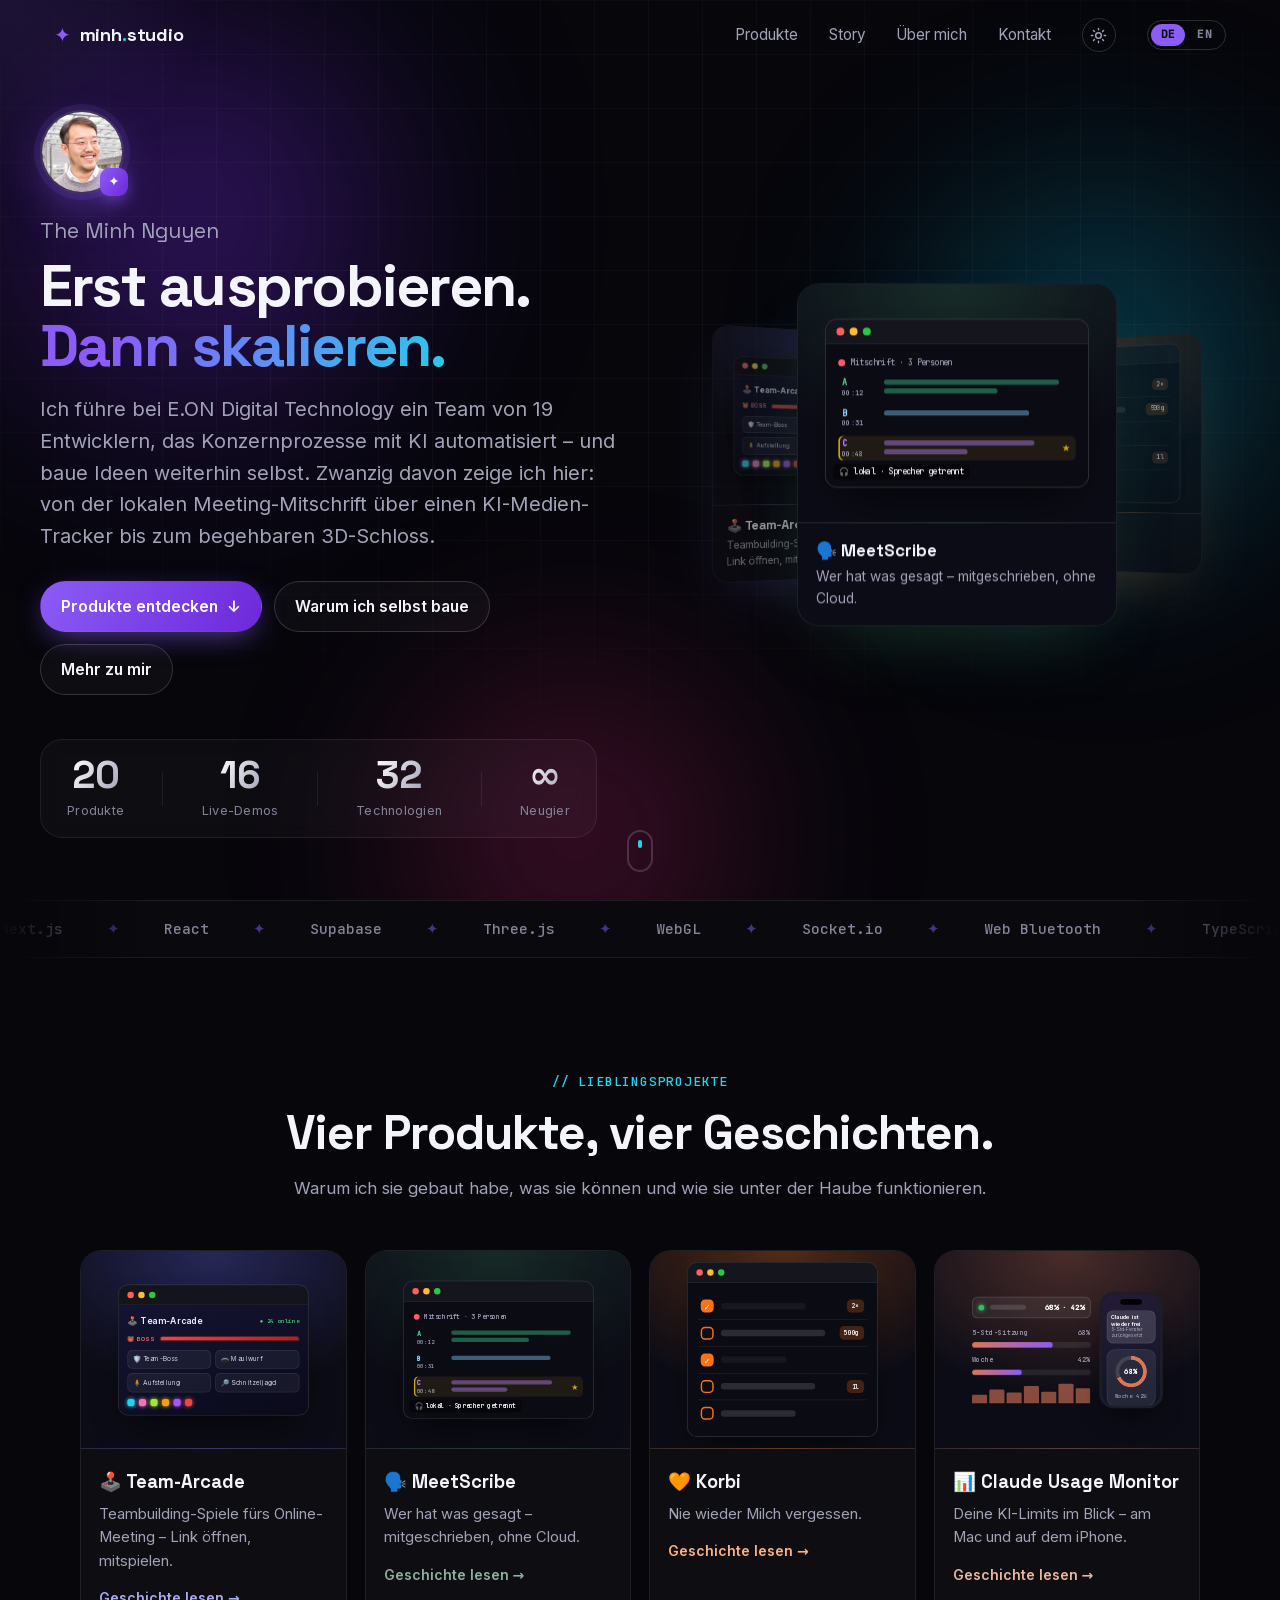
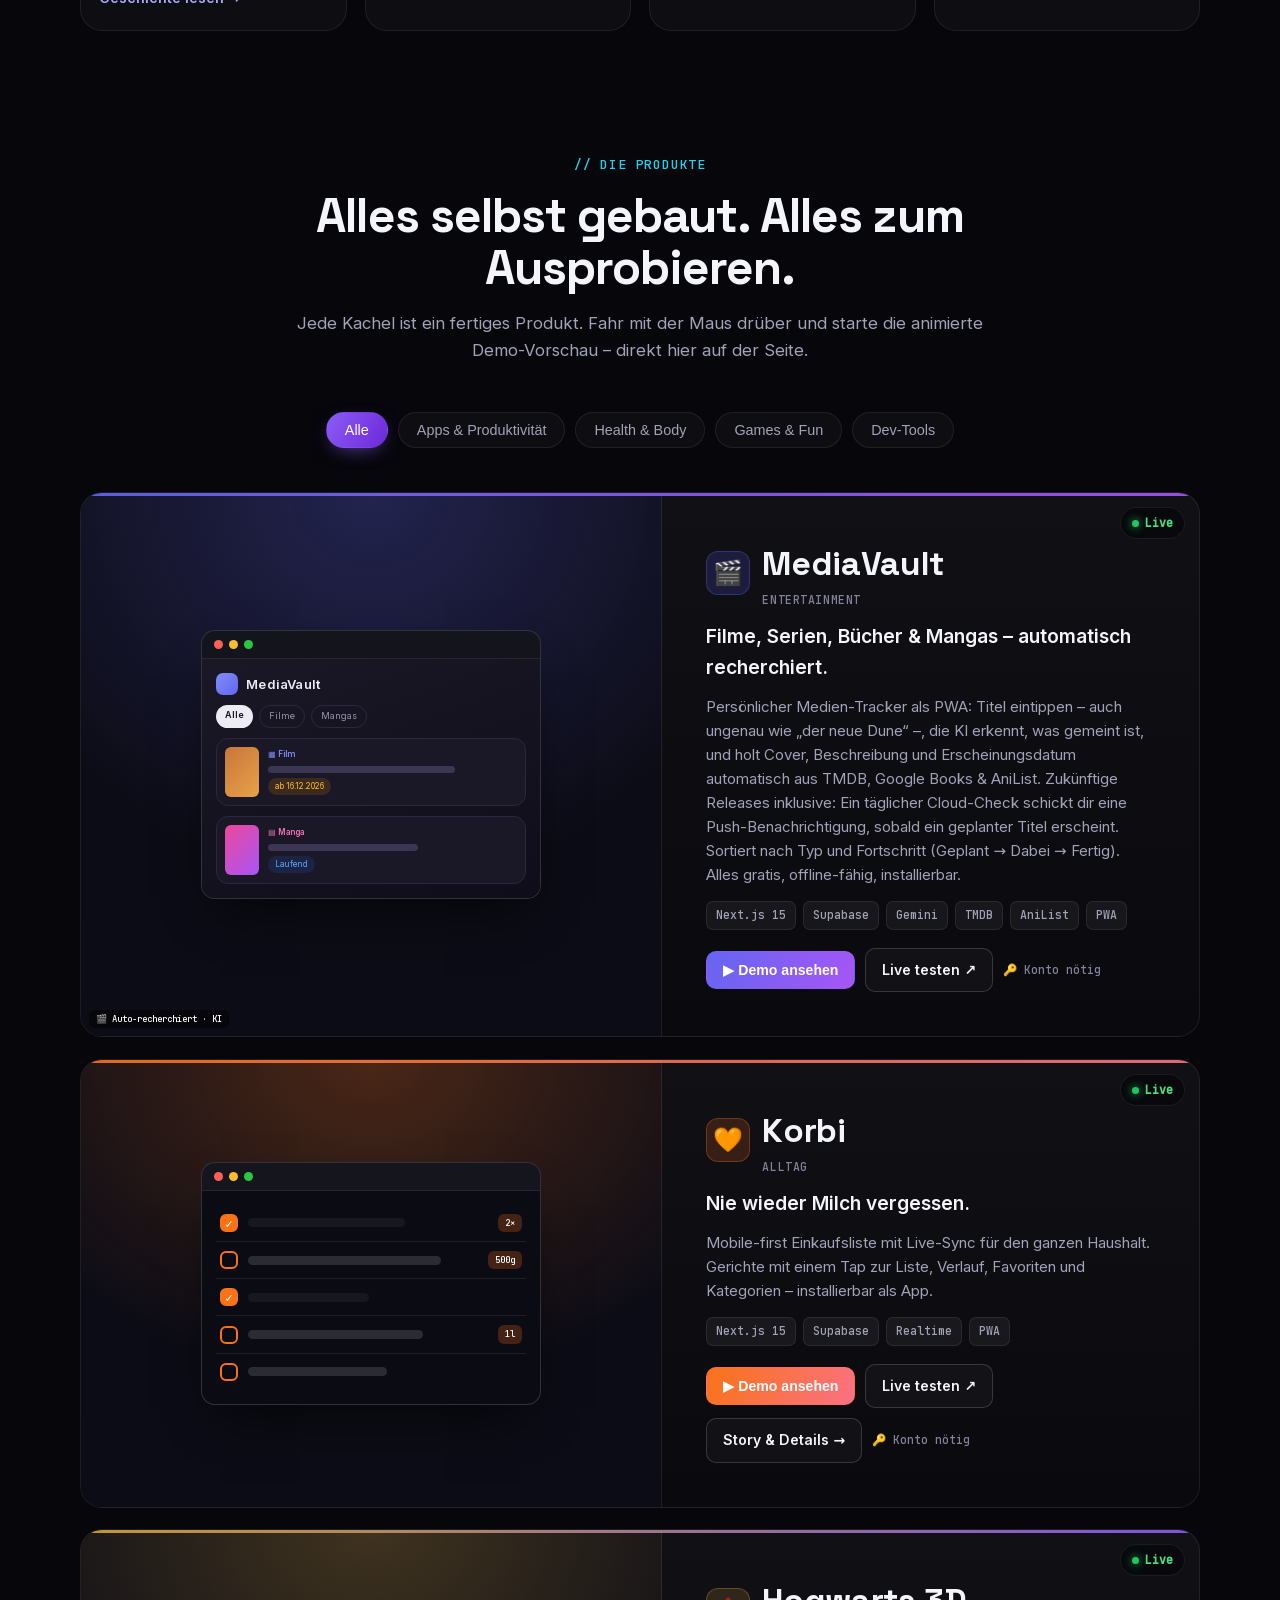
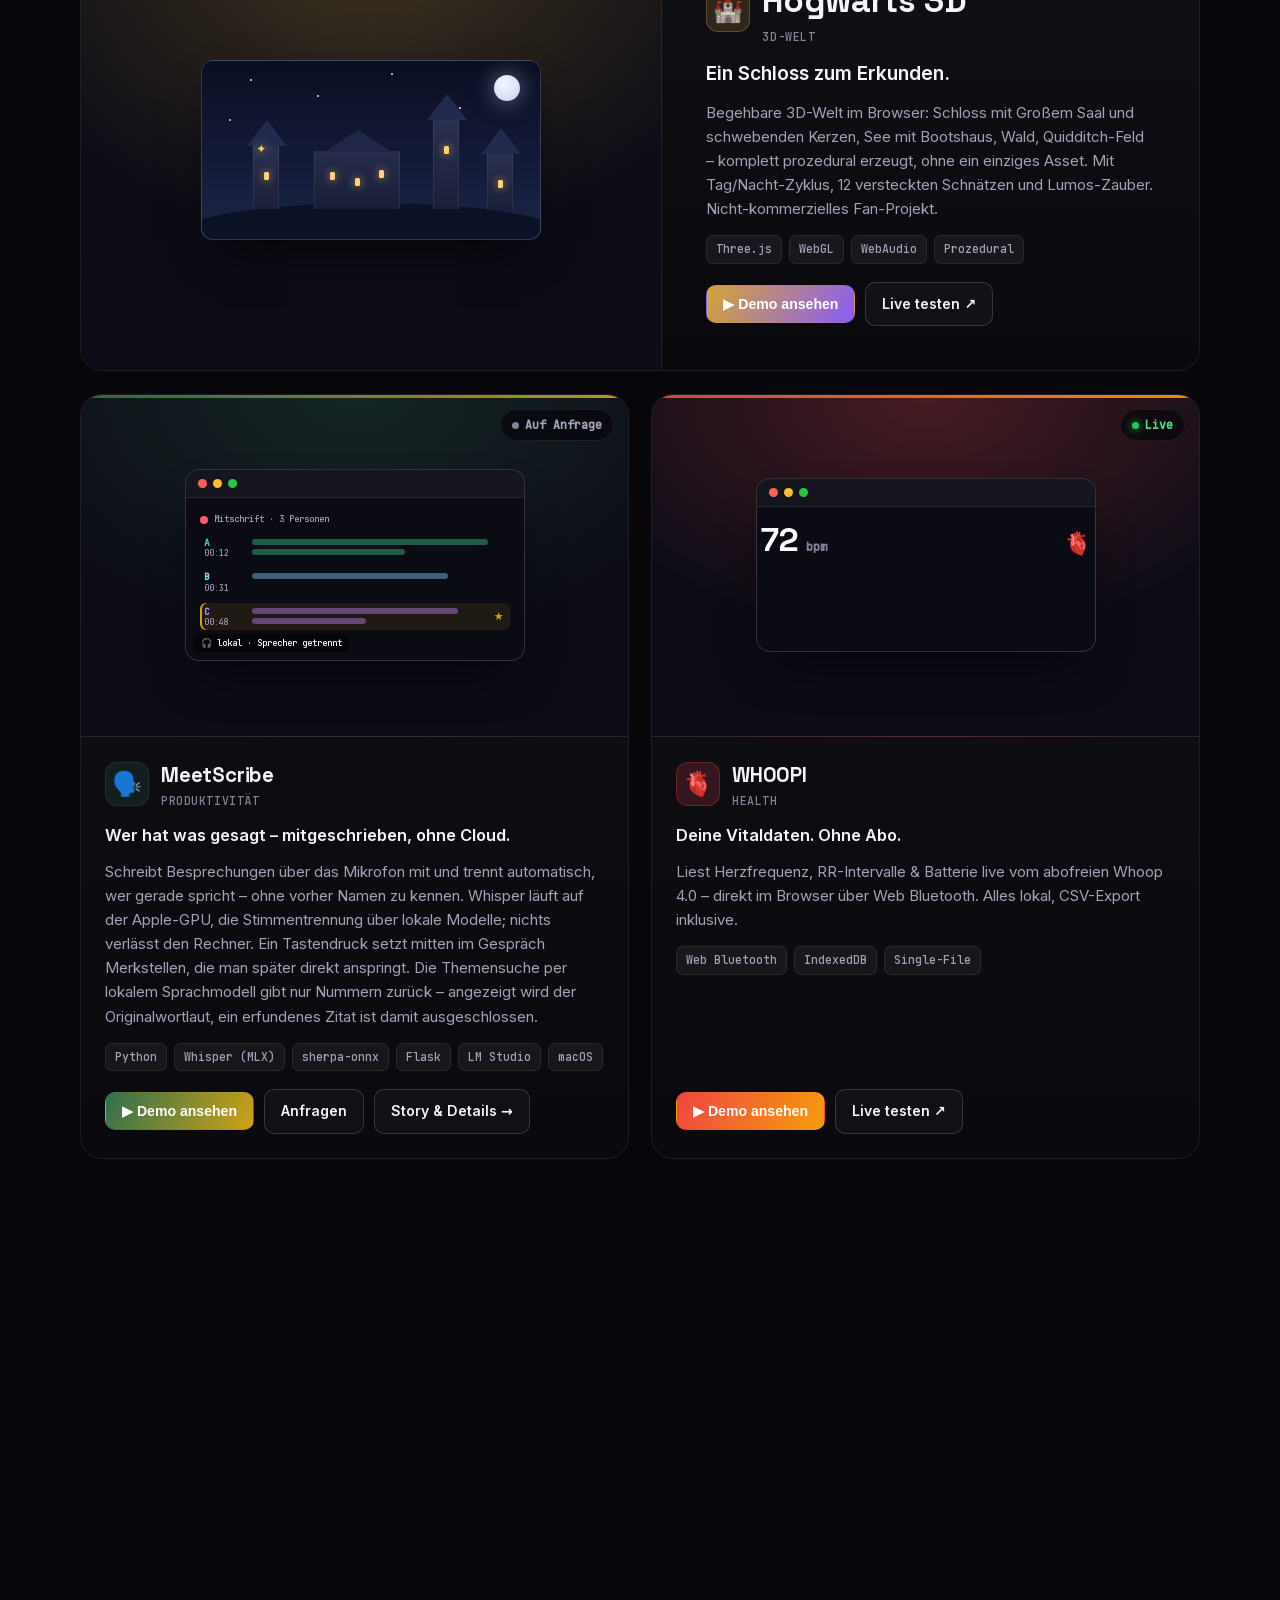
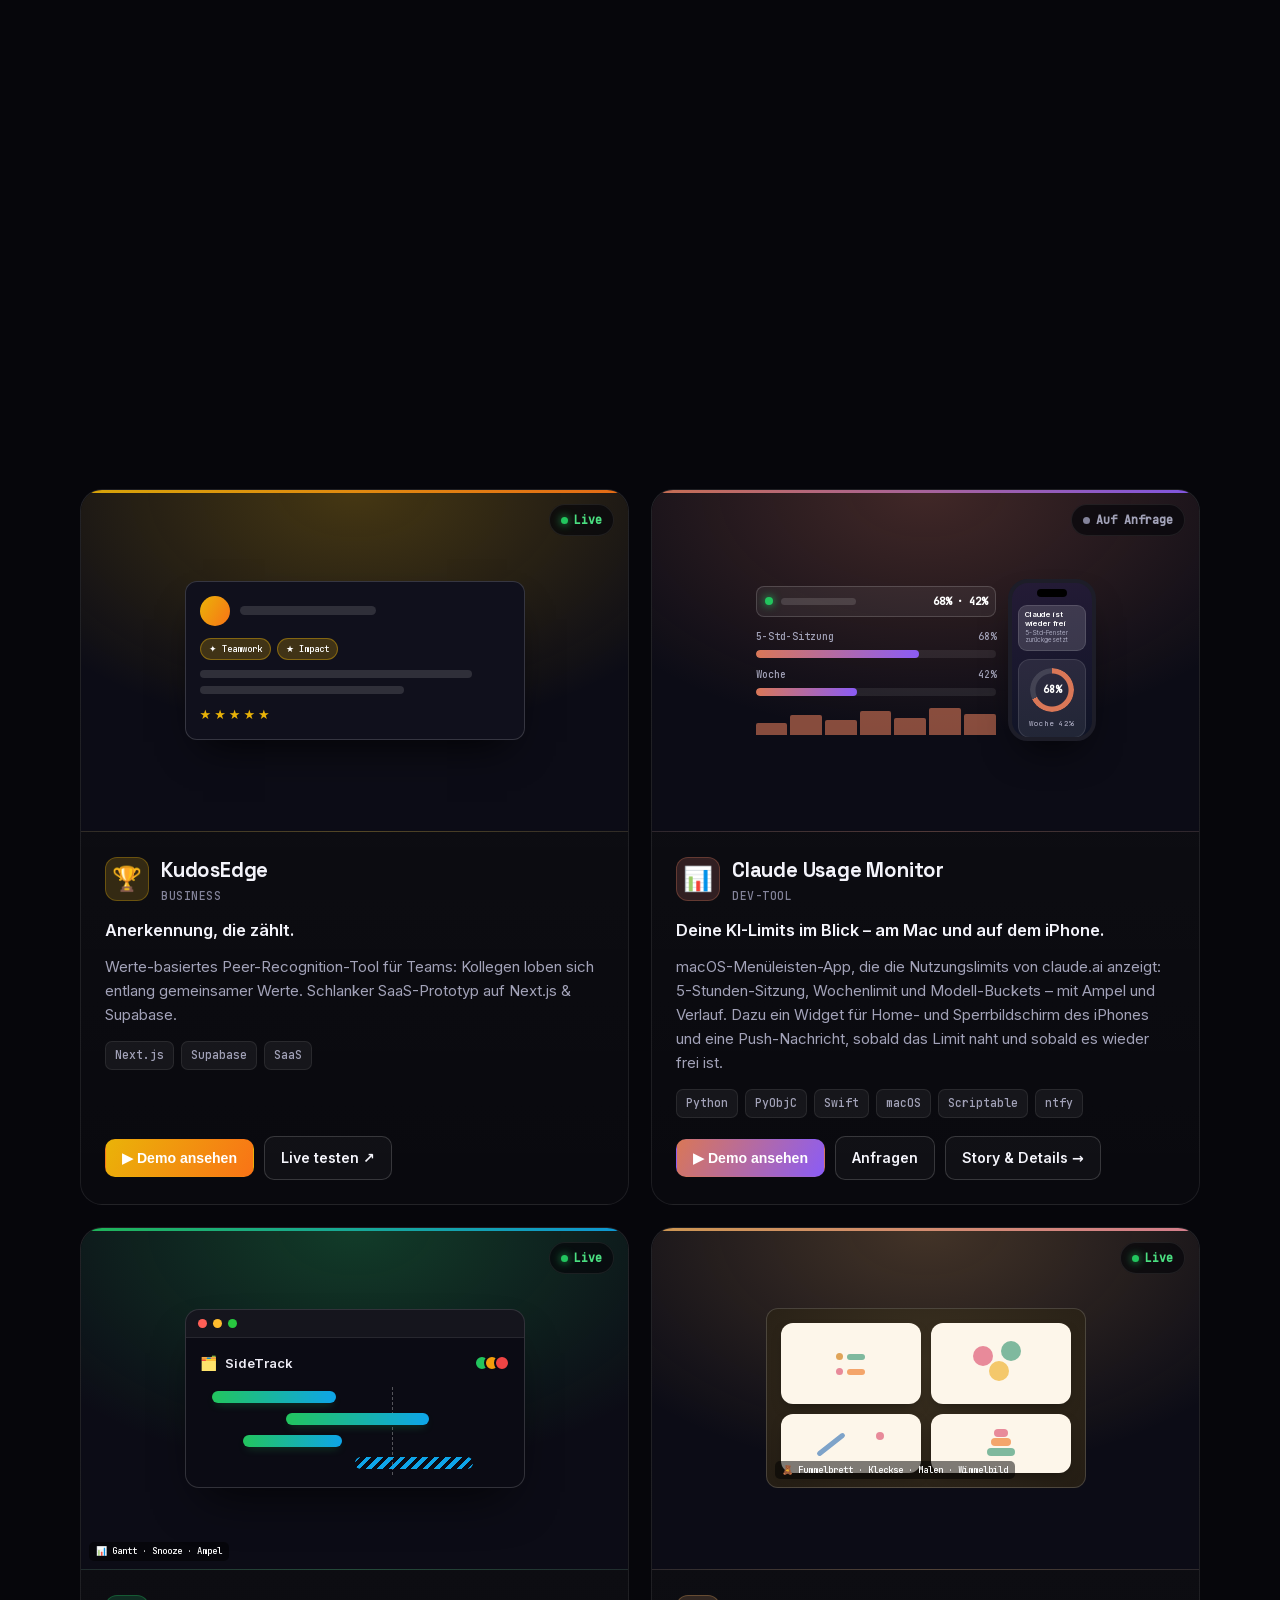
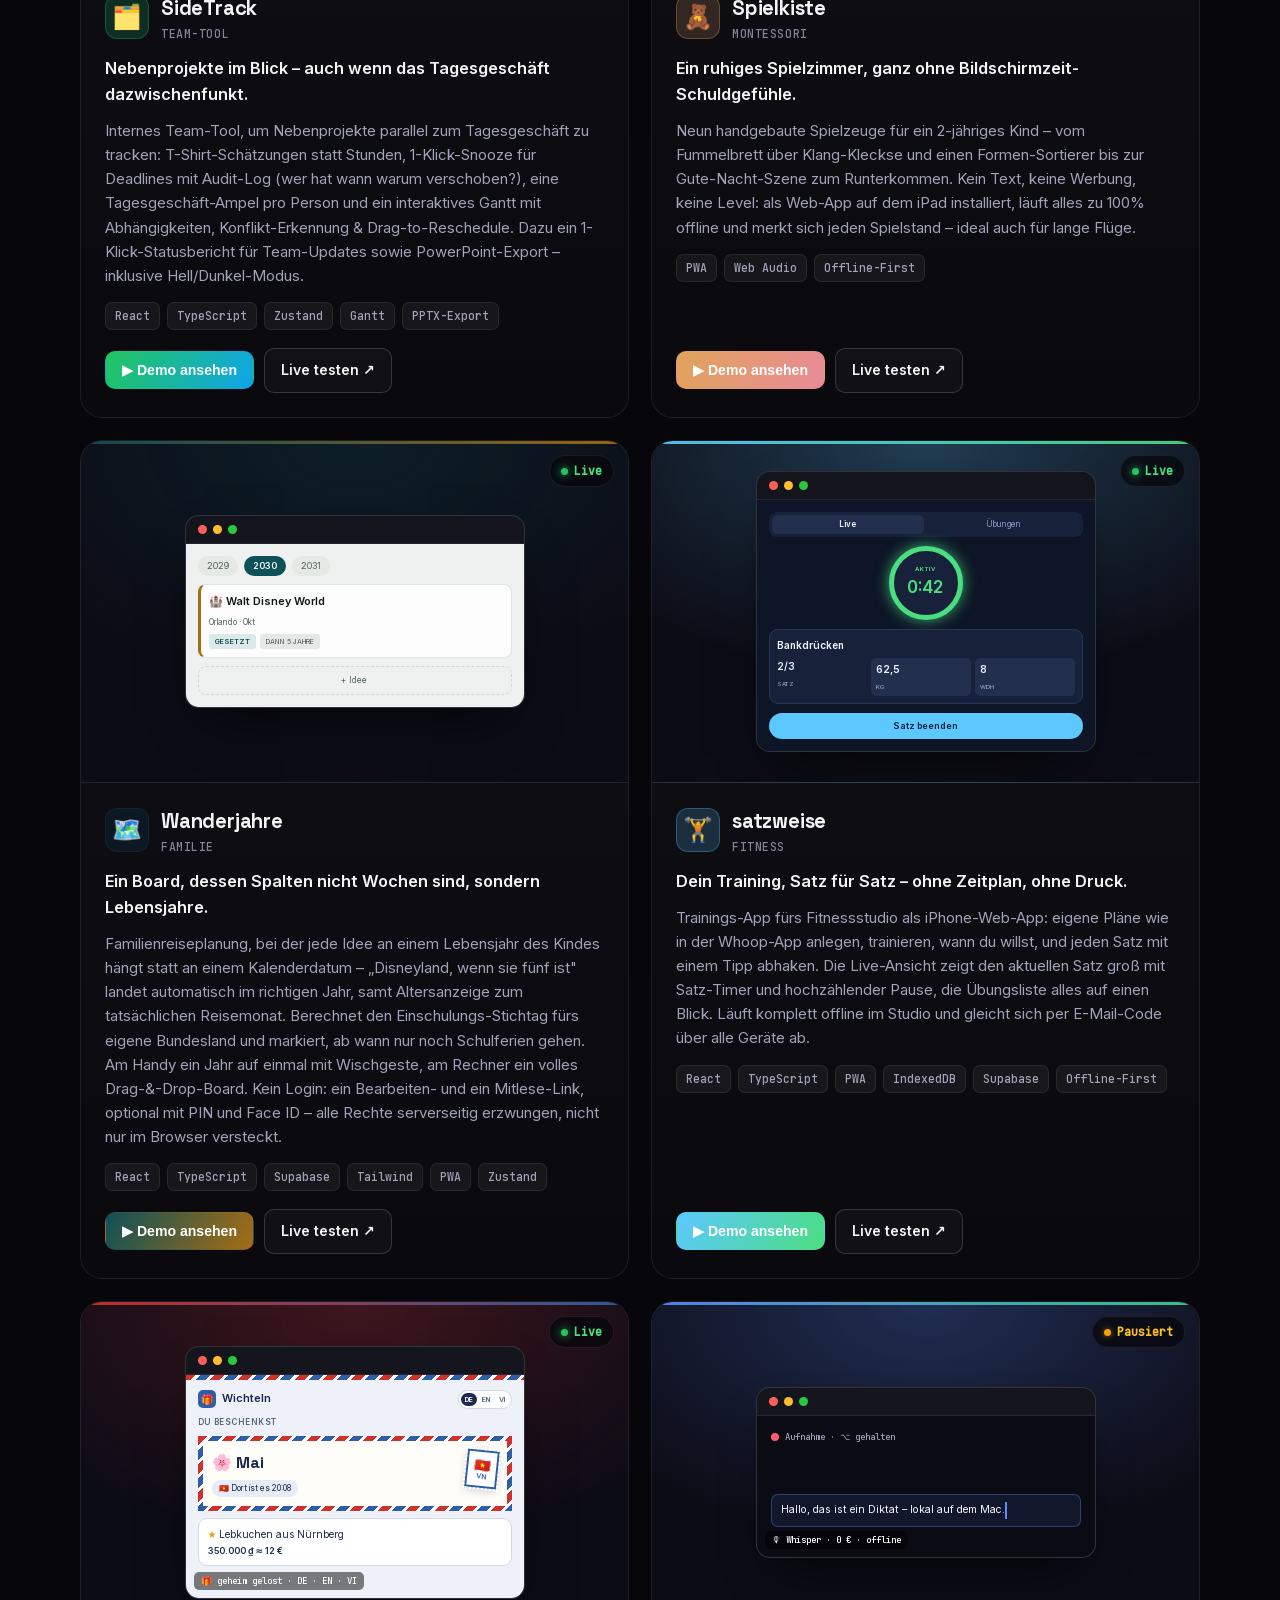
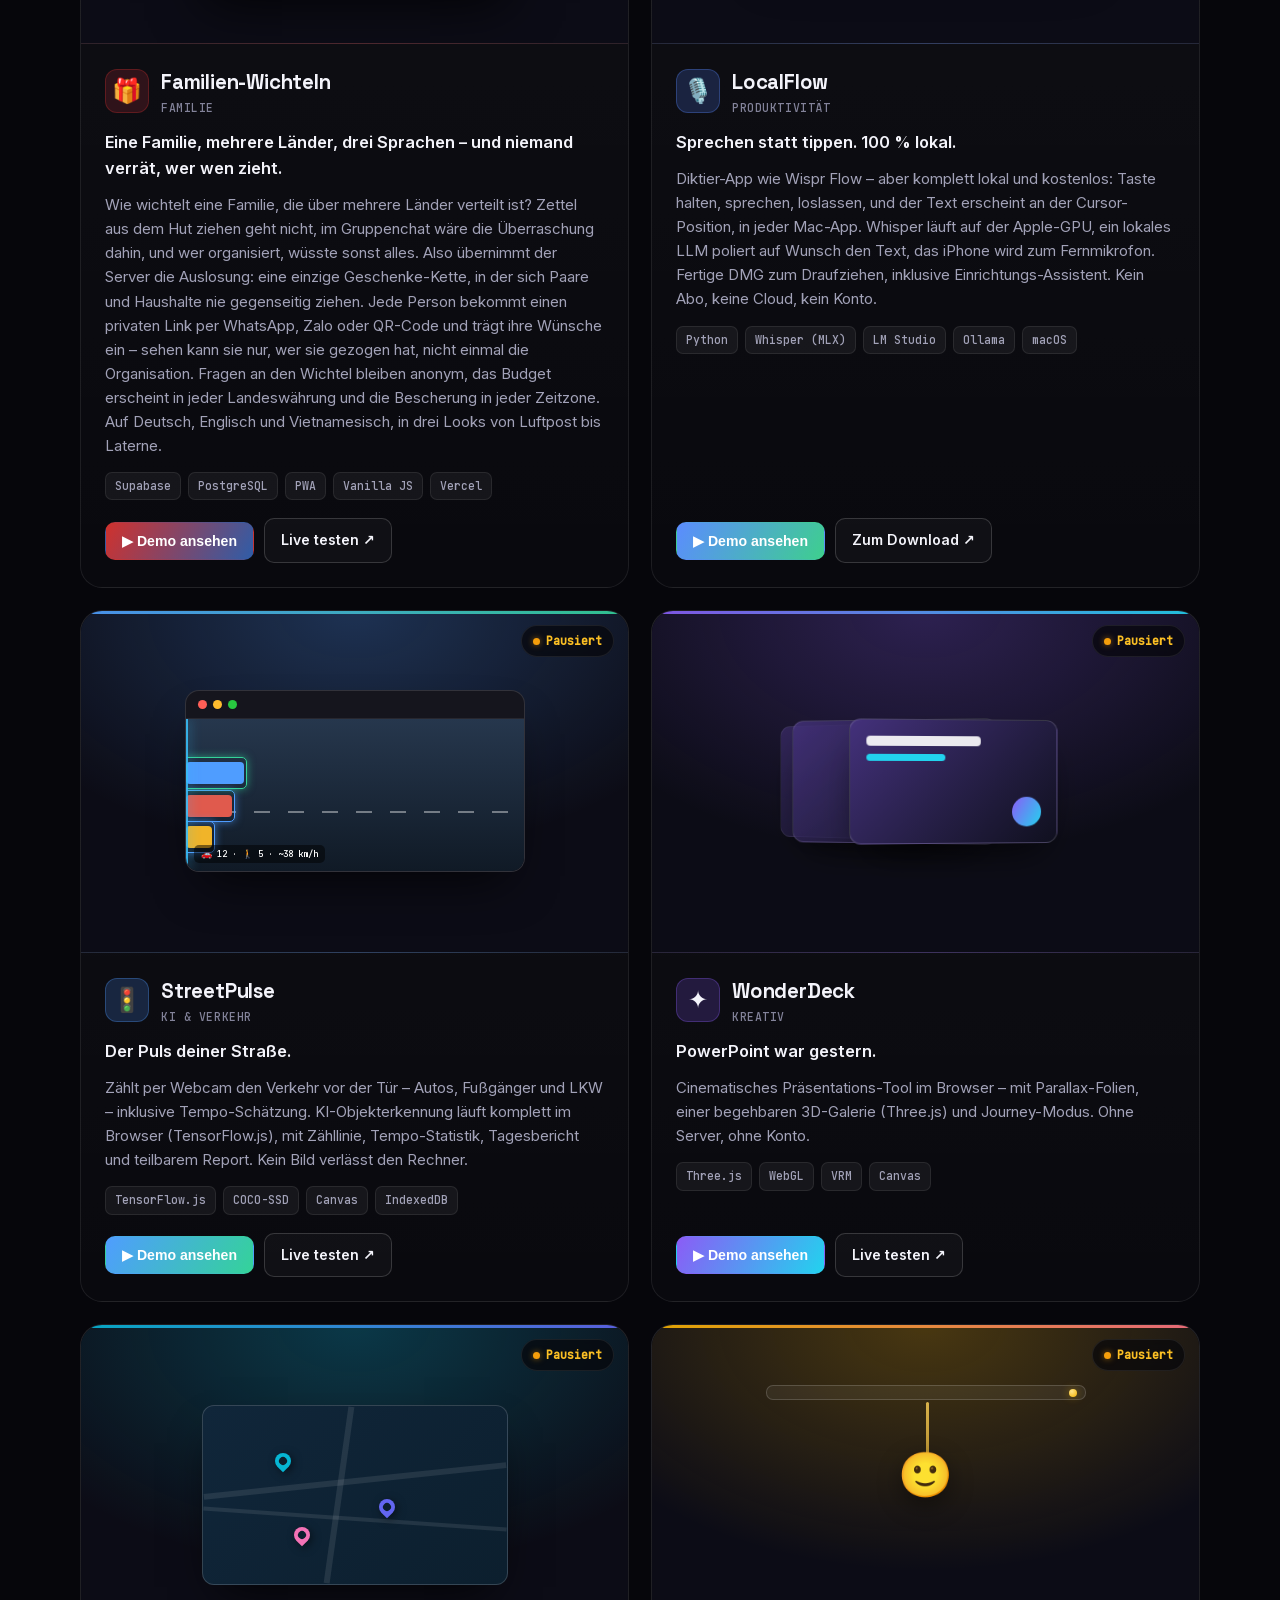
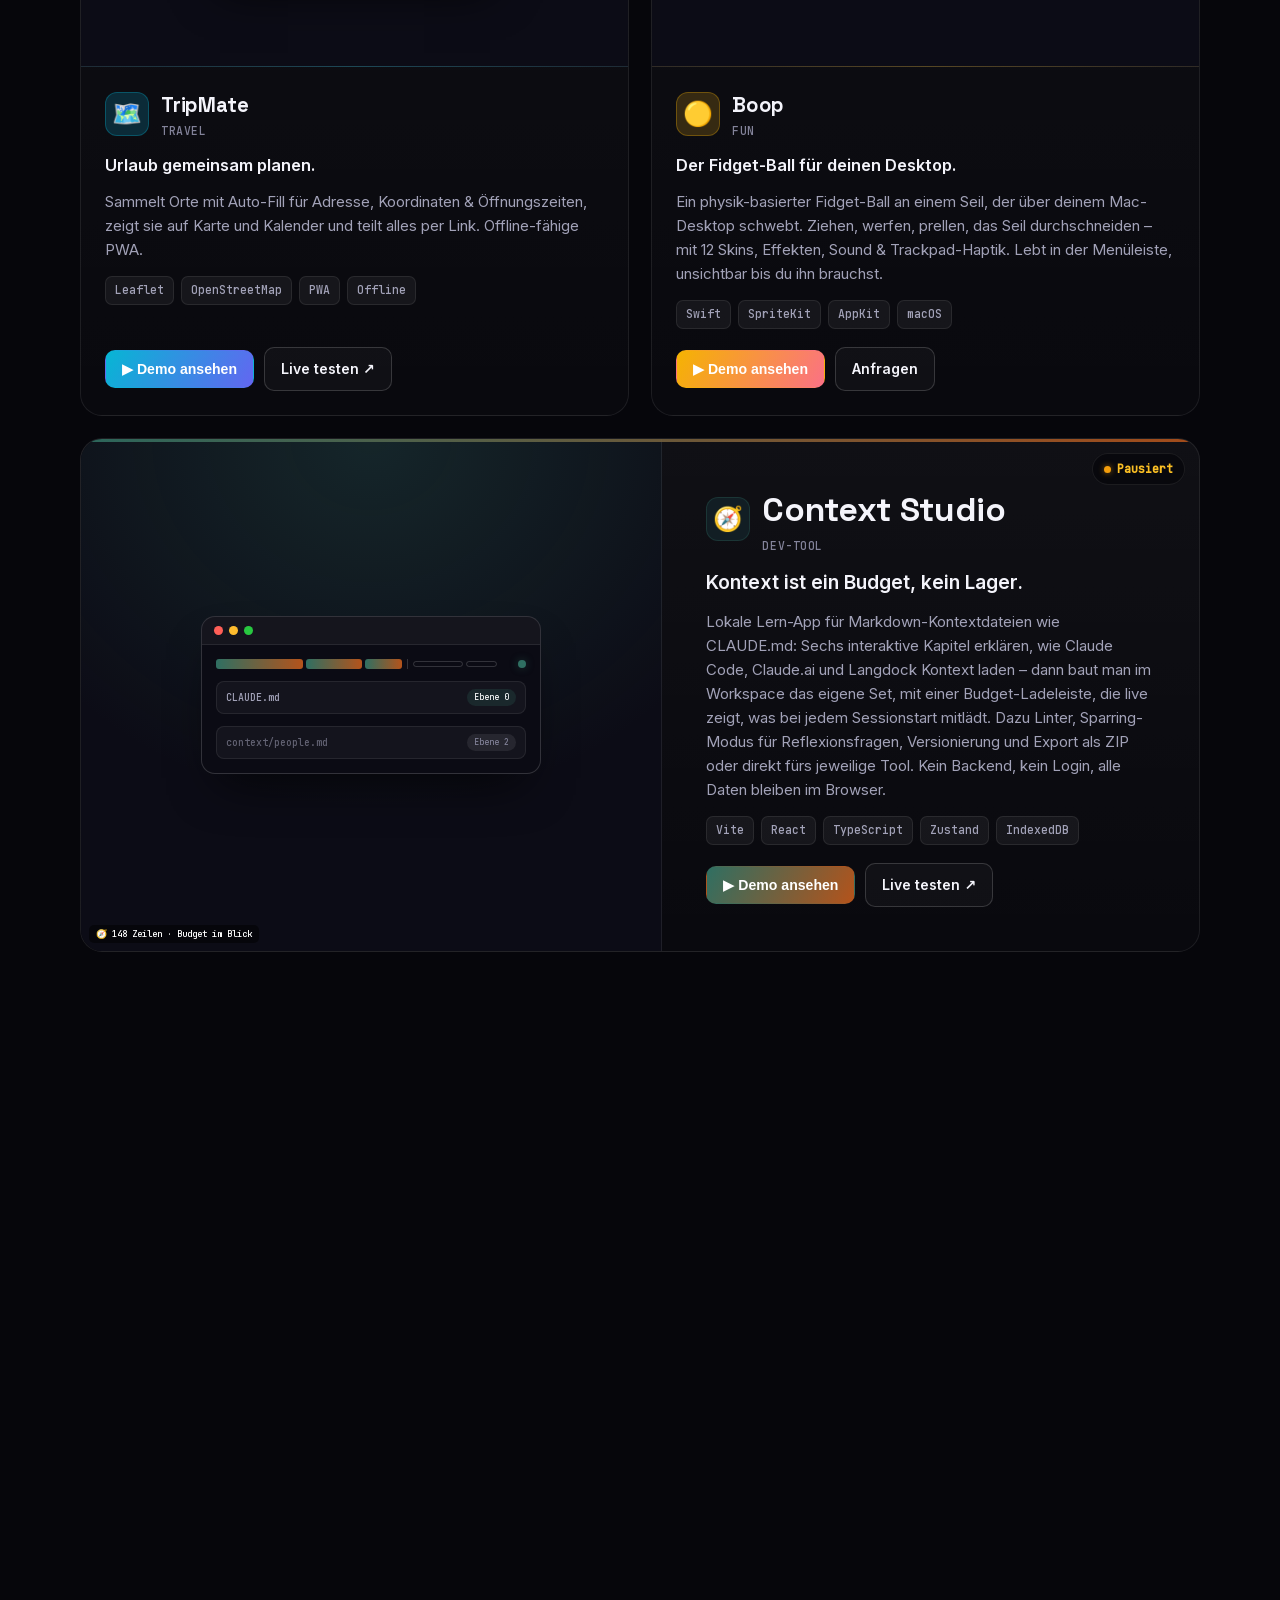
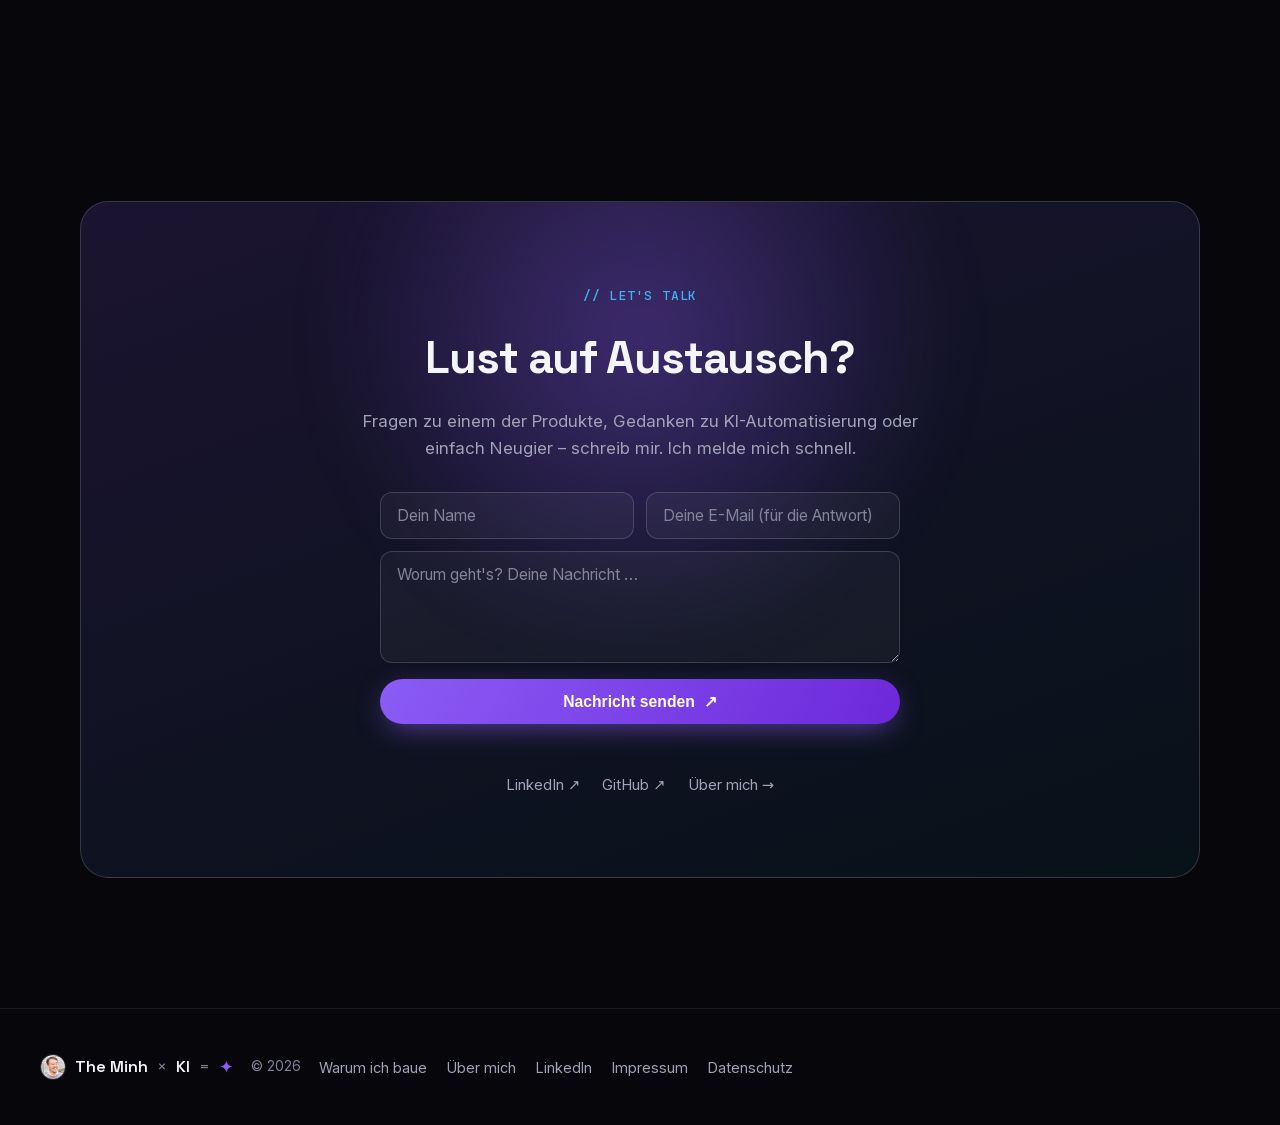
<file: index.html>
<!DOCTYPE html>
<html lang="de">
<head>
  <meta charset="UTF-8" />
  <meta name="viewport" content="width=device-width, initial-scale=1.0" />
  <title>The Minh Nguyen · Erst ausprobieren. Dann skalieren.</title>
  <meta name="description" content="The Minh Nguyen führt ein Team, das Konzernprozesse mit KI automatisiert – und baut Ideen weiterhin selbst. Eigene Produkte zum Ausprobieren – von der lokalen Meeting-Mitschrift bis zum begehbaren 3D-Schloss." />
  <link rel="canonical" href="https://theminhnguyen.github.io/" />
  <meta name="theme-color" content="#06060b" />

  <!-- Open Graph / Social -->
  <meta property="og:title" content="The Minh Nguyen · Erst ausprobieren. Dann skalieren." />
  <meta property="og:description" content="Führungskraft, die selbst baut: eigene Produkte zum Ausprobieren, direkt im Browser." />
  <meta property="og:type" content="website" />
  <meta property="og:url" content="https://theminhnguyen.github.io" />
  <meta property="og:image" content="https://theminhnguyen.github.io/assets/og-image.png" />
  <meta property="og:image:width" content="1200" />
  <meta property="og:image:height" content="630" />
  <meta property="og:image:alt" content="The Minh Nguyen – Erst ausprobieren. Dann skalieren." />
  <meta property="og:locale" content="de_DE" />
  <meta name="twitter:card" content="summary_large_image" />
  <meta name="twitter:title" content="The Minh Nguyen · Erst ausprobieren. Dann skalieren." />
  <meta name="twitter:description" content="Führungskraft, die selbst baut: eigene Produkte zum Ausprobieren, direkt im Browser." />
  <meta name="twitter:image" content="https://theminhnguyen.github.io/assets/og-image.png" />

  <script type="application/ld+json">
  {
    "@context": "https://schema.org",
    "@type": "Person",
    "name": "The Minh Nguyen",
    "url": "https://theminhnguyen.github.io/",
    "image": "https://theminhnguyen.github.io/assets/portrait.jpg",
    "jobTitle": "Team Lead BPM & Intelligent Automation",
    "worksFor": { "@type": "Organization", "name": "E.ON Digital Technology" },
    "address": { "@type": "PostalAddress", "addressLocality": "Köln", "addressCountry": "DE" },
    "sameAs": ["https://www.linkedin.com/in/the-minh-ng/", "https://github.com/theminhnguyen"]
  }
  </script>

  <script src="js/theme.js"></script>
  <link rel="stylesheet" href="css/styles.css" />
  <link rel="icon" href="data:image/svg+xml,<svg xmlns='http://www.w3.org/2000/svg' viewBox='0 0 100 100'><text y='.9em' font-size='90'>✦</text></svg>" />
</head>
<body>
  <a class="skip-link" href="#produkte" data-i18n="skipLink">Zum Inhalt springen</a>

  <!-- Maus-Glow, folgt dem Cursor -->
  <div class="cursor-glow" aria-hidden="true"></div>

  <!-- Animierter Hintergrund -->
  <div class="bg-field" aria-hidden="true">
    <div class="blob blob-1"></div>
    <div class="blob blob-2"></div>
    <div class="blob blob-3"></div>
    <div class="grid-overlay"></div>
  </div>

  <!-- Navigation -->
  <header class="nav" id="nav">
    <a class="nav-brand" href="#top">
      <span class="nav-mark">✦</span>
      <span>minh<span class="nav-dot">.</span>studio</span>
    </a>
    <nav class="nav-links" aria-label="Hauptnavigation" data-i18n-aria-label="navAriaLabel">
      <a href="#produkte" data-i18n="navProducts">Produkte</a>
      <a href="warum/" data-i18n="navStory">Story</a>
      <a href="ueber-mich/" data-i18n="navCv">Über mich</a>
      <a href="#kontakt" data-i18n="navContact">Kontakt</a>
      <button class="theme-toggle" type="button" data-theme-toggle aria-label="Hell/Dunkel umschalten" data-i18n-aria-label="themeToggleAria"></button>
      <button class="lang-toggle" id="lang-toggle" type="button" aria-label="DE EN – Sprache wechseln" data-i18n-aria-label="langToggleAria">
        <span class="lang-opt active" data-lang="de">DE</span>
        <span class="lang-opt" data-lang="en">EN</span>
      </button>
    </nav>
  </header>

  <!-- Hero -->
  <section class="hero" id="top">
    <div class="hero-inner">
      <a class="hero-me reveal" href="ueber-mich/" aria-label="Über The Minh Nguyen" data-i18n-aria-label="heroMeAria">
        <img class="hero-avatar" src="assets/portrait.jpg" alt="" width="104" height="104" />
        <span class="hero-avatar-mark" aria-hidden="true">✦</span>
      </a>
      <p class="hero-name reveal">The Minh Nguyen</p>
      <h1 class="hero-title reveal" data-i18n-html="heroTitleHtml">
        Erst ausprobieren.<br />
        <span class="grad-text">Dann skalieren.</span>
      </h1>
      <p class="hero-sub reveal">
        <span data-i18n="heroLead">Ich führe bei E.ON Digital Technology ein Team von 19 Entwicklern, das
        Konzernprozesse mit KI automatisiert – und baue Ideen weiterhin selbst.</span>
        <span data-count-word="products">Zwanzig</span> <span data-i18n="heroSubRest">davon zeige ich hier: von der lokalen
        Meeting-Mitschrift über einen KI-Medien-Tracker bis zum begehbaren 3D-Schloss.</span>
      </p>
      <div class="hero-actions reveal">
        <a class="btn btn-primary" href="#produkte">
          <span data-i18n="heroCtaPrimary">Produkte entdecken</span>
          <span class="btn-arrow">↓</span>
        </a>
        <a class="btn btn-ghost" href="warum/" data-i18n="heroCtaWhy">Warum ich selbst baue</a>
        <a class="btn btn-ghost" href="ueber-mich/" data-i18n="heroCtaGhost">Mehr zu mir</a>
      </div>

      <div class="hero-stats reveal">
        <div class="stat">
          <span class="stat-num" data-count="20" data-count-src="products">0</span>
          <span class="stat-label" data-i18n="statProducts">Produkte</span>
        </div>
        <div class="stat-sep"></div>
        <div class="stat">
          <span class="stat-num" data-count="16" data-count-src="demos">0</span>
          <span class="stat-label" data-i18n="statDemos">Live-Demos</span>
        </div>
        <div class="stat-sep"></div>
        <div class="stat">
          <span class="stat-num" data-count="32" data-count-src="tech">0</span>
          <span class="stat-label" data-i18n="statTech">Technologien</span>
        </div>
        <div class="stat-sep"></div>
        <div class="stat">
          <span class="stat-num">∞</span>
          <span class="stat-label" data-i18n="statCuriosity">Neugier</span>
        </div>
      </div>
    </div>

    <div class="scroll-hint" aria-hidden="true">
      <span></span>
    </div>

    <!-- Dekoratives Karussell der Lieblingsprojekte (dieselben Links stehen im Favoriten-Bereich) -->
    <div class="hero-rig" id="hero-rig" aria-hidden="true"></div>
  </section>

  <!-- Tech-Ticker -->
  <div class="ticker" aria-hidden="true">
    <div class="ticker-track" id="ticker-track"></div>
  </div>

  <!-- Lieblingsprojekte mit eigener Detailseite -->
  <section class="favs" id="favoriten">
    <div class="section-head reveal">
      <span class="section-kicker" data-i18n="favKicker">// Lieblingsprojekte</span>
      <h2 class="section-title" data-i18n="favTitle">Vier Produkte, vier Geschichten.</h2>
      <p class="section-lead" data-i18n="favLead">Warum ich sie gebaut habe, was sie können und wie sie unter der Haube funktionieren.</p>
    </div>
    <div class="fav-grid" id="fav-grid"></div>
  </section>

  <!-- Produkte -->
  <section class="products" id="produkte">
    <div class="section-head reveal">
      <span class="section-kicker" data-i18n="productsKicker">// Die Produkte</span>
      <h2 class="section-title" data-i18n="productsTitle">Alles selbst gebaut. Alles zum Ausprobieren.</h2>
      <p class="section-lead" data-i18n="productsLead">
        Jede Kachel ist ein fertiges Produkt. Fahr mit der Maus drüber und starte
        die animierte Demo-Vorschau – direkt hier auf der Seite.
      </p>
    </div>

    <div class="filters reveal" id="filters" role="group" aria-label="Produkte nach Kategorie filtern" data-i18n-aria-label="filtersAriaLabel"></div>

    <div class="grid" id="product-grid"></div>
  </section>

  <!-- Story / Warum -->
  <section class="story" id="story">
    <div class="story-inner">
      <div class="story-text reveal">
        <span class="section-kicker" data-i18n="storyKicker">// Der Ansatz</span>
        <h2 class="section-title" data-i18n="storyTitle">Vom Gefühl zum Produkt.</h2>
        <p data-i18n="storyP1">
          Ich beschreibe, was ich will – und lasse es entstehen. Keine
          Programmier­ausbildung, sondern Neugier, Geschmack und ein Auge fürs
          Detail. Aus dieser Arbeitsweise sind echte, benutzbare Produkte
          geworden.
        </p>
        <p data-i18n-html="storyP2Html">
          Der Fokus liegt auf Dingen, die man <em>sofort</em> erleben kann:
          im Browser, ohne Installation. Die meisten laufen ganz ohne Konto und
          speichern nur lokal – wo doch eine Anmeldung nötig ist, steht es an der Karte.
        </p>
        <a class="story-more" href="warum/" data-i18n="storyMore">Warum ich selbst baue – die ganze Geschichte →</a>
      </div>
      <ul class="story-points">
        <li class="reveal" data-i18n-html="storyPoint1"><strong>Erlebbar statt erklärt.</strong> Jedes Produkt hat eine animierte Demo – ein Klick genügt.</li>
        <li class="reveal" data-i18n-html="storyPoint2"><strong>Privat by design.</strong> Viele Apps speichern lokal, ohne Server, ohne Tracking.</li>
        <li class="reveal" data-i18n-html="storyPoint3"><strong>Von A bis Z.</strong> Idee, Design, Umsetzung und Deployment – aus einer Hand.</li>
        <li class="reveal" data-i18n-html="storyPoint4"><strong>Breite Palette.</strong> Health, Games, Produktivität, Dev-Tools – ein Werkzeugkasten aus Neugier.</li>
      </ul>
    </div>
  </section>

  <!-- Kontakt / CTA -->
  <section class="cta" id="kontakt">
    <div class="cta-card reveal">
      <div class="cta-glow" aria-hidden="true"></div>
      <span class="section-kicker" data-i18n="ctaKicker">// Let's talk</span>
      <h2 class="cta-title" data-i18n="ctaTitle">Lust auf Austausch?</h2>
      <p class="cta-sub" data-i18n="ctaSub">
        Fragen zu einem der Produkte, Gedanken zu KI-Automatisierung oder einfach
        Neugier – schreib mir. Ich melde mich schnell.
      </p>
      <form id="contact-form" class="contact-form" novalidate>
        <input type="hidden" name="access_key" value="fe100f8f-c555-4935-b249-c63e3b1af5fd" />
        <input type="hidden" name="subject" value="Neue Nachricht über minh.studio" />
        <input type="hidden" name="from_name" value="minh.studio" />
        <!-- Honeypot gegen Spam-Bots (für Menschen unsichtbar) -->
        <input type="checkbox" name="botcheck" class="cf-hp" tabindex="-1" autocomplete="off" aria-hidden="true" />
        <div class="cf-row">
          <div class="cf-field">
            <label class="sr-only" for="cf-name" data-i18n="formNameLabel">Dein Name</label>
            <input class="cf-input" id="cf-name" type="text" name="name" required autocomplete="name" placeholder="Dein Name" data-i18n-placeholder="formNamePlaceholder" />
          </div>
          <div class="cf-field">
            <label class="sr-only" for="cf-email" data-i18n="formEmailLabel">Deine E-Mail-Adresse</label>
            <input class="cf-input" id="cf-email" type="email" name="email" required autocomplete="email" placeholder="Deine E-Mail (für die Antwort)" data-i18n-placeholder="formEmailPlaceholder" />
          </div>
        </div>
        <label class="sr-only" for="cf-message" data-i18n="formMessageLabel">Deine Nachricht</label>
        <textarea class="cf-input" id="cf-message" name="message" required rows="4" placeholder="Worum geht's? Deine Nachricht …" data-i18n-placeholder="formMessagePlaceholder"></textarea>
        <button class="btn btn-primary cf-submit" type="submit">
          <span class="cf-label" data-i18n="formSubmit">Nachricht senden</span>
          <span class="btn-arrow">↗</span>
        </button>
        <p class="cf-status" id="cf-status" role="status" aria-live="polite"></p>
      </form>
      <p class="cf-links">
        <a href="https://www.linkedin.com/in/the-minh-ng/" target="_blank" rel="noopener">LinkedIn ↗</a>
        <a href="https://github.com/theminhnguyen" target="_blank" rel="noopener">GitHub ↗</a>
        <a href="ueber-mich/" data-i18n="ctaCvLink">Über mich →</a>
      </p>
    </div>
  </section>

  <!-- Footer -->
  <footer class="footer">
    <div class="footer-inner">
      <p class="footer-equation">
        <img class="footer-avatar" src="assets/portrait.jpg" alt="" width="26" height="26" />
        <span>The Minh</span>
        <span class="footer-op" aria-hidden="true">×</span>
        <span data-i18n="footerAi">KI</span>
        <span class="footer-op" aria-hidden="true">=</span>
        <span class="nav-mark" aria-hidden="true">✦</span>
        <span class="footer-year">© <span id="year"></span></span>
      </p>
      <nav class="footer-links" aria-label="Rechtliches und Profile" data-i18n-aria-label="footerNavAria">
        <a href="warum/" data-i18n="footerWhy">Warum ich baue</a>
        <a href="ueber-mich/" data-i18n="navCv">Über mich</a>
        <a href="https://www.linkedin.com/in/the-minh-ng/" target="_blank" rel="noopener">LinkedIn</a>
        <a href="impressum/" data-i18n="footerImprint">Impressum</a>
        <a href="datenschutz/" data-i18n="footerPrivacy">Datenschutz</a>
      </nav>
    </div>
  </footer>

  <!-- Lightbox für die Demo-Großvorschau -->
  <div class="lightbox" id="lightbox" role="dialog" aria-modal="true" aria-labelledby="lightbox-title" aria-hidden="true">
    <div class="lightbox-bar">
      <span class="lightbox-title" id="lightbox-title"></span>
      <div class="lightbox-actions">
        <a class="lightbox-open" id="lightbox-live" target="_blank" rel="noopener" hidden>Live testen ↗</a>
        <a class="lightbox-open" id="lightbox-contact" href="#kontakt" data-i18n="lightboxContact">Fragen? Schreib mir →</a>
        <button class="lightbox-close" id="lightbox-close" type="button" aria-label="Demo schließen" data-i18n-aria-label="lightboxCloseAria">✕</button>
      </div>
    </div>
    <div class="lightbox-stage" id="lightbox-stage"></div>
  </div>

  <script src="js/i18n.js"></script>
  <script src="js/data.js"></script>
  <script src="js/mockups.js"></script>
  <script src="js/main.js"></script>
  <script src="js/ask.js" data-root=""></script>
</body>
</html>
</file>
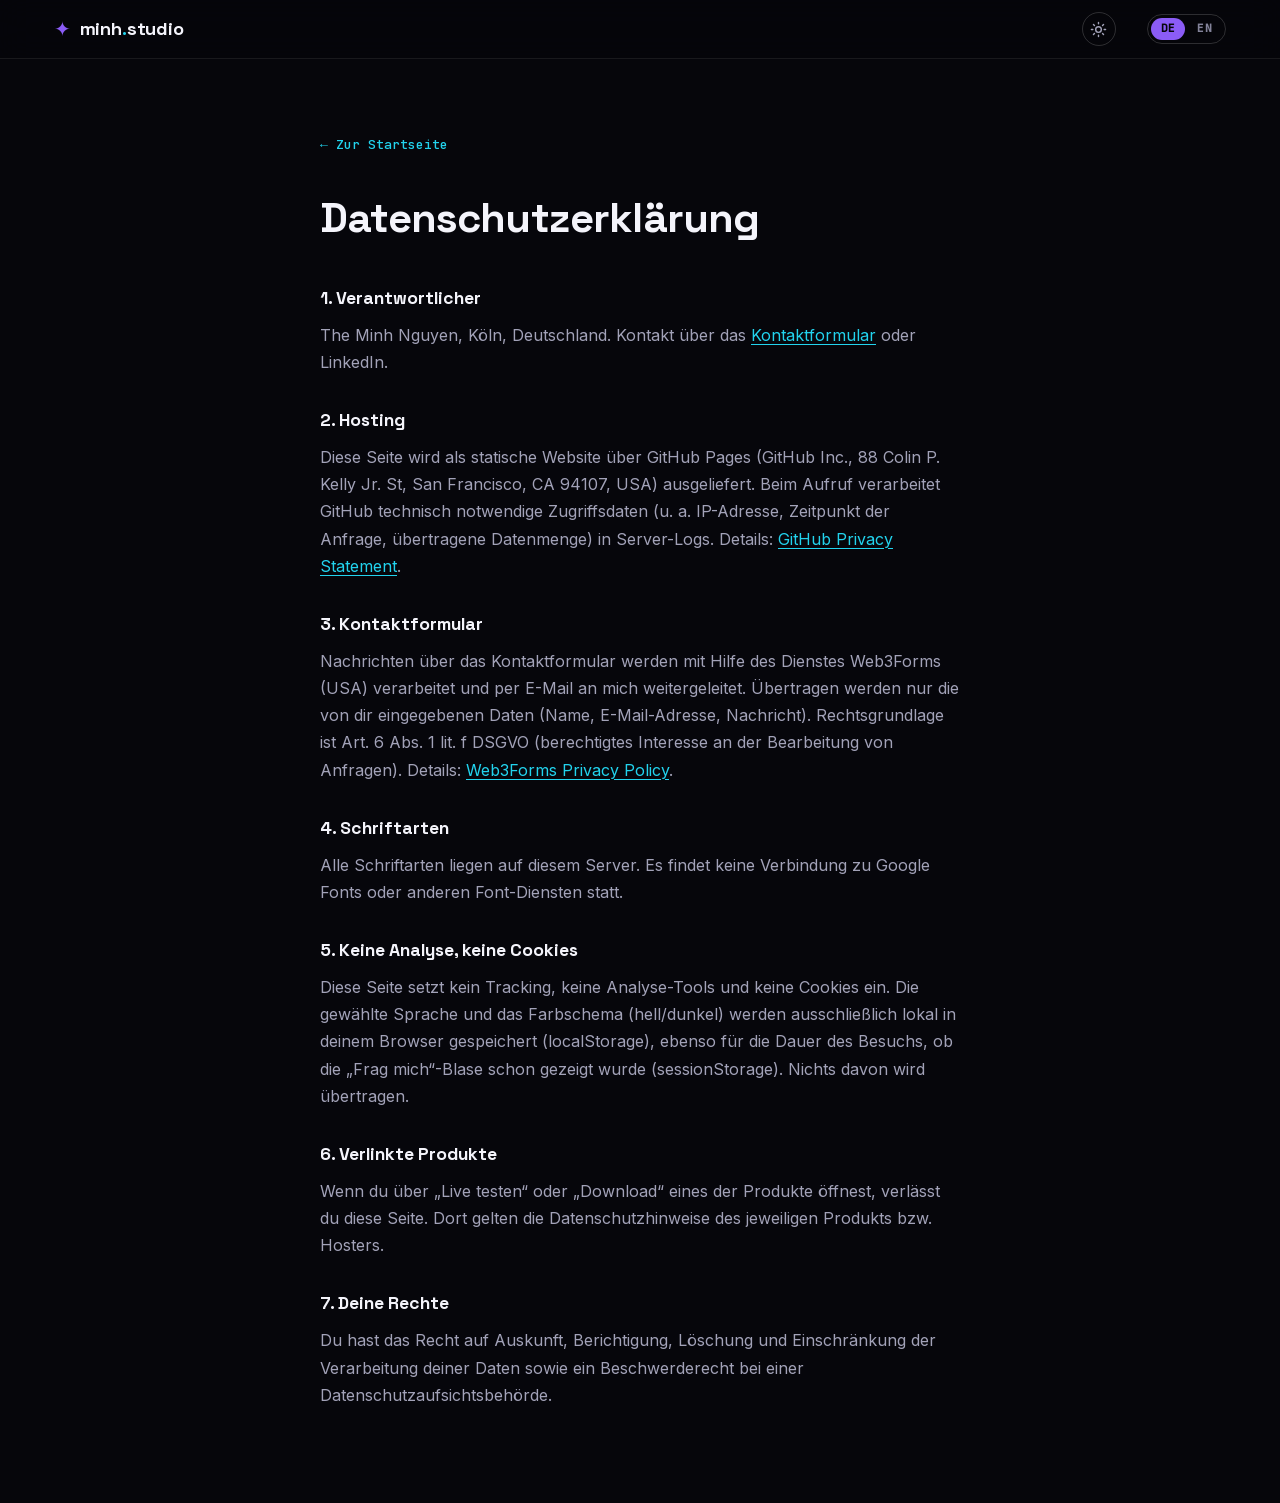
<file: datenschutz/index.html>
<!DOCTYPE html>
<html lang="de">
<head>
  <meta charset="UTF-8" />
  <meta name="viewport" content="width=device-width, initial-scale=1.0" />
  <title>Datenschutz · The Minh Nguyen</title>
  <meta name="robots" content="noindex" />
  <meta name="theme-color" content="#06060b" />
  <script src="../js/theme.js"></script>
  <link rel="stylesheet" href="../css/styles.css" />
  <link rel="icon" href="data:image/svg+xml,<svg xmlns='http://www.w3.org/2000/svg' viewBox='0 0 100 100'><text y='.9em' font-size='90'>✦</text></svg>" />
</head>
<body class="legal-page" data-title-de="Datenschutz" data-title-en="Privacy policy">
  <header class="nav scrolled">
    <a class="nav-brand" href="../">
      <span class="nav-mark">✦</span>
      <span>minh<span class="nav-dot">.</span>studio</span>
    </a>
    <nav class="nav-links">
      <button class="theme-toggle" type="button" data-theme-toggle aria-label="Hell/Dunkel umschalten / Toggle light/dark"></button>
      <button class="lang-toggle" id="lang-toggle" type="button" aria-label="DE EN – Sprache wechseln / switch language">
        <span class="lang-opt active" data-lang="de">DE</span>
        <span class="lang-opt" data-lang="en">EN</span>
      </button>
    </nav>
  </header>

  <main class="legal">
    <a class="legal-back" href="../"><span data-only="de">← Zur Startseite</span><span data-only="en">← Back to home</span></a>

    <div data-only="de">
      <h1>Datenschutzerklärung</h1>

      <h2>1. Verantwortlicher</h2>
      <p>The Minh Nguyen, Köln, Deutschland. Kontakt über das <a href="../#kontakt">Kontaktformular</a> oder LinkedIn.</p>

      <h2>2. Hosting</h2>
      <p>
        Diese Seite wird als statische Website über GitHub Pages (GitHub Inc., 88 Colin P. Kelly Jr. St,
        San Francisco, CA 94107, USA) ausgeliefert. Beim Aufruf verarbeitet GitHub technisch notwendige
        Zugriffsdaten (u.&nbsp;a. IP-Adresse, Zeitpunkt der Anfrage, übertragene Datenmenge) in Server-Logs.
        Details: <a href="https://docs.github.com/en/site-policy/privacy-policies/github-general-privacy-statement" target="_blank" rel="noopener">GitHub Privacy Statement</a>.
      </p>

      <h2>3. Kontaktformular</h2>
      <p>
        Nachrichten über das Kontaktformular werden mit Hilfe des Dienstes Web3Forms (USA) verarbeitet und
        per E-Mail an mich weitergeleitet. Übertragen werden nur die von dir eingegebenen Daten (Name,
        E-Mail-Adresse, Nachricht). Rechtsgrundlage ist Art. 6 Abs. 1 lit. f DSGVO (berechtigtes Interesse
        an der Bearbeitung von Anfragen). Details: <a href="https://web3forms.com/privacy" target="_blank" rel="noopener">Web3Forms Privacy Policy</a>.
      </p>

      <h2>4. Schriftarten</h2>
      <p>Alle Schriftarten liegen auf diesem Server. Es findet keine Verbindung zu Google Fonts oder anderen Font-Diensten statt.</p>

      <h2>5. Keine Analyse, keine Cookies</h2>
      <p>
        Diese Seite setzt kein Tracking, keine Analyse-Tools und keine Cookies ein. Die gewählte Sprache und
        das Farbschema (hell/dunkel) werden ausschließlich lokal in deinem Browser gespeichert (localStorage),
        ebenso für die Dauer des Besuchs, ob die „Frag mich“-Blase schon gezeigt wurde (sessionStorage).
        Nichts davon wird übertragen.
      </p>

      <h2>6. Verlinkte Produkte</h2>
      <p>
        Wenn du über „Live testen“ oder „Download“ eines der Produkte öffnest, verlässt du diese Seite.
        Dort gelten die Datenschutzhinweise des jeweiligen Produkts bzw. Hosters.
      </p>

      <h2>7. Deine Rechte</h2>
      <p>
        Du hast das Recht auf Auskunft, Berichtigung, Löschung und Einschränkung der Verarbeitung deiner
        Daten sowie ein Beschwerderecht bei einer Datenschutzaufsichtsbehörde.
      </p>
    </div>

    <div data-only="en">
      <h1>Privacy policy</h1>

      <h2>1. Controller</h2>
      <p>The Minh Nguyen, Cologne, Germany. Contact via the <a href="../#kontakt">contact form</a> or LinkedIn.</p>

      <h2>2. Hosting</h2>
      <p>
        This site is served as a static website via GitHub Pages (GitHub Inc., 88 Colin P. Kelly Jr. St,
        San Francisco, CA 94107, USA). GitHub processes technically necessary access data (e.g. IP address,
        time of request, data volume) in server logs.
        Details: <a href="https://docs.github.com/en/site-policy/privacy-policies/github-general-privacy-statement" target="_blank" rel="noopener">GitHub Privacy Statement</a>.
      </p>

      <h2>3. Contact form</h2>
      <p>
        Messages sent via the contact form are processed using Web3Forms (USA) and forwarded to me by email.
        Only the data you enter (name, email address, message) is transmitted. Legal basis is Art. 6 (1) (f)
        GDPR (legitimate interest in handling inquiries).
        Details: <a href="https://web3forms.com/privacy" target="_blank" rel="noopener">Web3Forms Privacy Policy</a>.
      </p>

      <h2>4. Fonts</h2>
      <p>All fonts are hosted on this server. No connection is made to Google Fonts or any other font service.</p>

      <h2>5. No analytics, no cookies</h2>
      <p>
        This site uses no tracking, no analytics tools and no cookies. Your chosen language and colour
        scheme (light/dark) are stored locally in your browser only (localStorage), as is – for the duration
        of your visit – whether the “ask me” bubble has already been shown (sessionStorage). None of this is
        transmitted.
      </p>

      <h2>6. Linked products</h2>
      <p>
        When you open one of the products via “Try it live” or “Download”, you leave this site.
        The privacy notices of the respective product or host apply there.
      </p>

      <h2>7. Your rights</h2>
      <p>
        You have the right to access, rectify, erase and restrict processing of your data, as well as the
        right to lodge a complaint with a data protection authority.
      </p>
    </div>
  </main>

  <script src="../js/legal.js"></script>
</body>
</html>
</file>
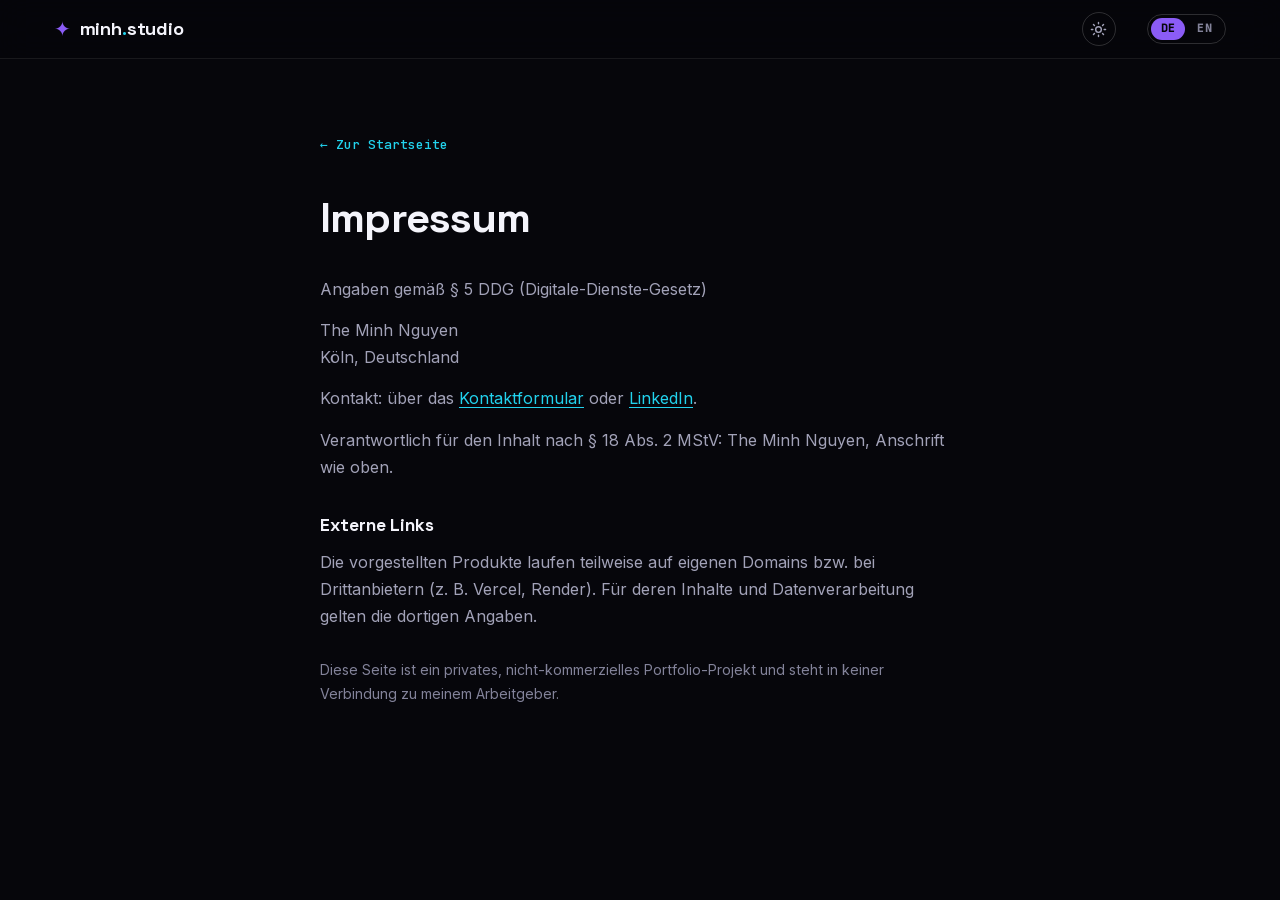
<file: impressum/index.html>
<!DOCTYPE html>
<html lang="de">
<head>
  <meta charset="UTF-8" />
  <meta name="viewport" content="width=device-width, initial-scale=1.0" />
  <title>Impressum · The Minh Nguyen</title>
  <meta name="robots" content="noindex" />
  <meta name="theme-color" content="#06060b" />
  <script src="../js/theme.js"></script>
  <link rel="stylesheet" href="../css/styles.css" />
  <link rel="icon" href="data:image/svg+xml,<svg xmlns='http://www.w3.org/2000/svg' viewBox='0 0 100 100'><text y='.9em' font-size='90'>✦</text></svg>" />
</head>
<body class="legal-page" data-title-de="Impressum" data-title-en="Legal notice">
  <header class="nav scrolled">
    <a class="nav-brand" href="../">
      <span class="nav-mark">✦</span>
      <span>minh<span class="nav-dot">.</span>studio</span>
    </a>
    <nav class="nav-links">
      <button class="theme-toggle" type="button" data-theme-toggle aria-label="Hell/Dunkel umschalten / Toggle light/dark"></button>
      <button class="lang-toggle" id="lang-toggle" type="button" aria-label="DE EN – Sprache wechseln / switch language">
        <span class="lang-opt active" data-lang="de">DE</span>
        <span class="lang-opt" data-lang="en">EN</span>
      </button>
    </nav>
  </header>

  <main class="legal">
    <a class="legal-back" href="../"><span data-only="de">← Zur Startseite</span><span data-only="en">← Back to home</span></a>

    <div data-only="de">
      <h1>Impressum</h1>
      <p>Angaben gemäß § 5 DDG (Digitale-Dienste-Gesetz)</p>
      <p>The Minh Nguyen<br />Köln, Deutschland</p>
      <p>
        Kontakt: über das <a href="../#kontakt">Kontaktformular</a> oder
        <a href="https://www.linkedin.com/in/the-minh-ng/" target="_blank" rel="noopener">LinkedIn</a>.
      </p>
      <p>Verantwortlich für den Inhalt nach § 18 Abs. 2 MStV: The Minh Nguyen, Anschrift wie oben.</p>
      <h2>Externe Links</h2>
      <p>
        Die vorgestellten Produkte laufen teilweise auf eigenen Domains bzw. bei Drittanbietern
        (z.&nbsp;B. Vercel, Render). Für deren Inhalte und Datenverarbeitung gelten die dortigen Angaben.
      </p>
      <p class="legal-note">
        Diese Seite ist ein privates, nicht-kommerzielles Portfolio-Projekt und steht in keiner
        Verbindung zu meinem Arbeitgeber.
      </p>
    </div>

    <div data-only="en">
      <h1>Legal notice</h1>
      <p>Information according to § 5 DDG (German Digital Services Act)</p>
      <p>The Minh Nguyen<br />Cologne, Germany</p>
      <p>
        Contact: via the <a href="../#kontakt">contact form</a> or
        <a href="https://www.linkedin.com/in/the-minh-ng/" target="_blank" rel="noopener">LinkedIn</a>.
      </p>
      <p>Responsible for the content according to § 18 (2) MStV: The Minh Nguyen, address as above.</p>
      <h2>External links</h2>
      <p>
        Some of the products shown run on their own domains or with third-party providers
        (e.g. Vercel, Render). Their own notices on content and data processing apply there.
      </p>
      <p class="legal-note">
        This site is a private, non-commercial portfolio project and is not affiliated with my employer.
      </p>
    </div>
  </main>

  <script src="../js/legal.js"></script>
</body>
</html>
</file>
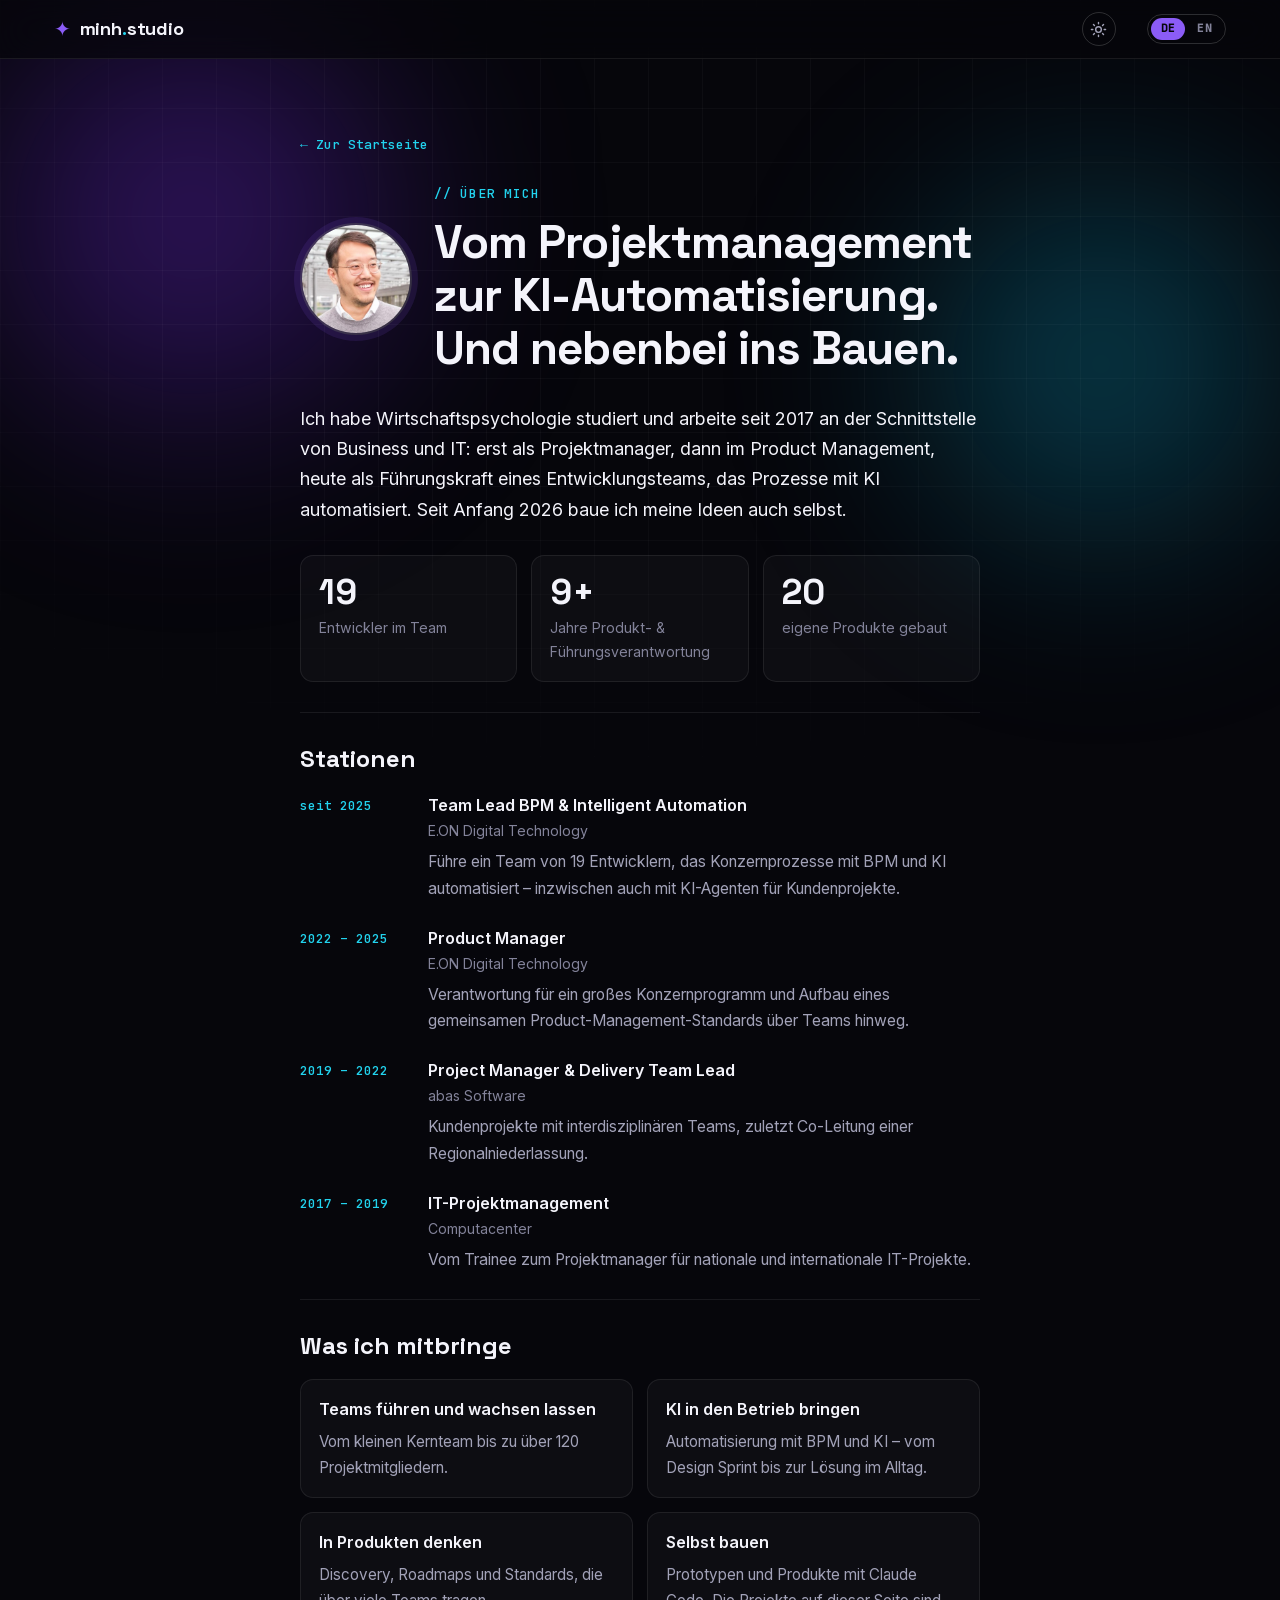
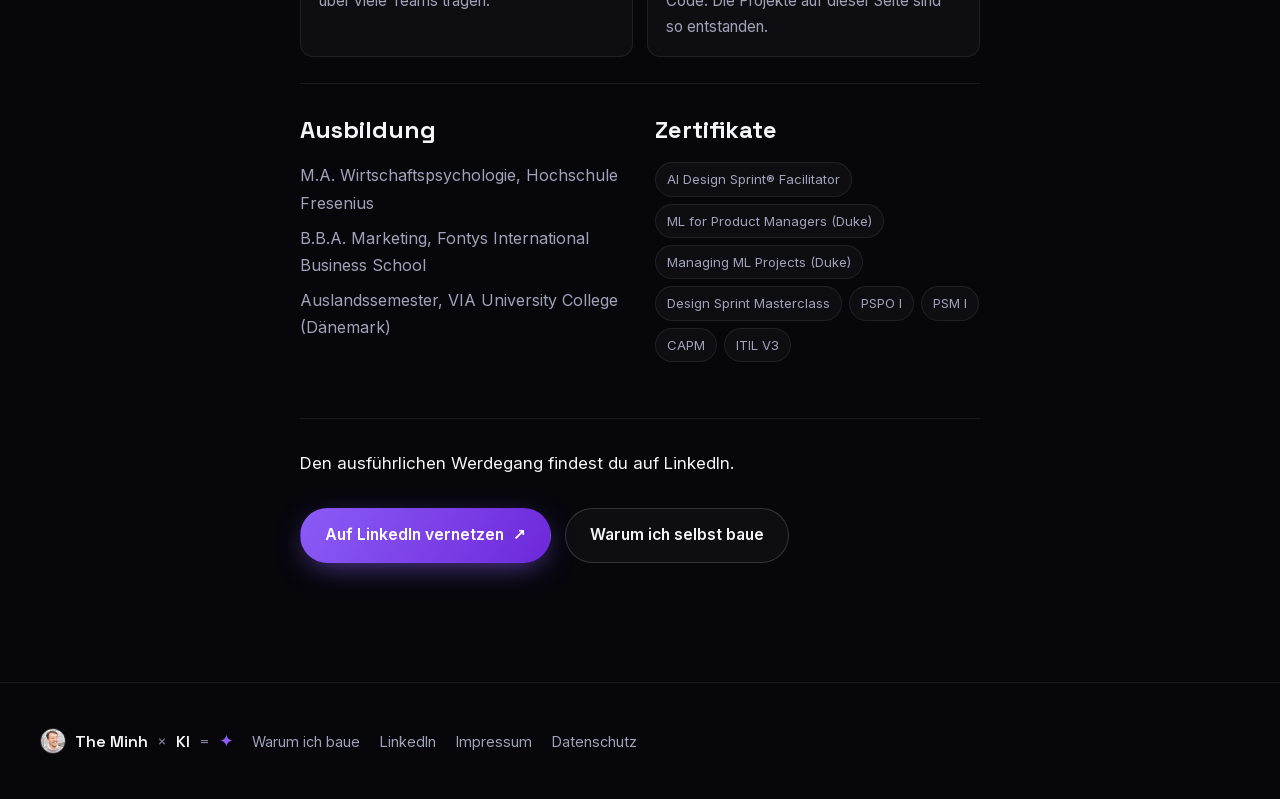
<file: ueber-mich/index.html>
<!DOCTYPE html>
<html lang="de">
<head>
  <meta charset="UTF-8" />
  <meta name="viewport" content="width=device-width, initial-scale=1.0" />
  <title>Über mich · The Minh Nguyen</title>
  <meta name="description" content="The Minh Nguyen: vom IT-Projektmanagement über Product Management zur Führung eines KI-Automatisierungsteams bei E.ON – und nebenbei selbst bauen." />
  <link rel="canonical" href="https://theminhnguyen.github.io/ueber-mich/" />
  <meta name="theme-color" content="#06060b" />
  <meta property="og:title" content="Über mich · The Minh Nguyen" />
  <meta property="og:description" content="Vom Projektmanagement zur KI-Automatisierung. Und nebenbei ins Bauen." />
  <meta property="og:type" content="profile" />
  <meta property="og:url" content="https://theminhnguyen.github.io/ueber-mich/" />
  <meta property="og:image" content="https://theminhnguyen.github.io/assets/og-image.png" />
  <script src="../js/theme.js"></script>
  <link rel="stylesheet" href="../css/styles.css" />
  <link rel="icon" href="data:image/svg+xml,<svg xmlns='http://www.w3.org/2000/svg' viewBox='0 0 100 100'><text y='.9em' font-size='90'>✦</text></svg>" />
</head>
<body class="legal-page" data-title-de="Über mich" data-title-en="About me">
  <div class="bg-field" aria-hidden="true">
    <div class="blob blob-1"></div>
    <div class="blob blob-2"></div>
    <div class="grid-overlay"></div>
  </div>

  <header class="nav scrolled">
    <a class="nav-brand" href="../">
      <span class="nav-mark">✦</span>
      <span>minh<span class="nav-dot">.</span>studio</span>
    </a>
    <nav class="nav-links">
      <button class="theme-toggle" type="button" data-theme-toggle aria-label="Hell/Dunkel umschalten / Toggle light/dark"></button>
      <button class="lang-toggle" id="lang-toggle" type="button" aria-label="DE EN – Sprache wechseln / switch language">
        <span class="lang-opt active" data-lang="de">DE</span>
        <span class="lang-opt" data-lang="en">EN</span>
      </button>
    </nav>
  </header>

  <main class="legal why about">
    <a class="legal-back" href="../"><span data-only="de">← Zur Startseite</span><span data-only="en">← Back to home</span></a>

    <article data-only="de">
      <div class="about-head">
        <img class="about-avatar" src="../assets/portrait.jpg" alt="Porträt von The Minh Nguyen" width="112" height="112" />
        <div>
          <span class="section-kicker">// Über mich</span>
          <h1 class="why-hero">Vom Projektmanagement zur KI-Automatisierung.<br />Und nebenbei ins Bauen.</h1>
        </div>
      </div>
      <p class="about-lead">
        Ich habe Wirtschaftspsychologie studiert und arbeite seit 2017 an der Schnittstelle von Business und IT:
        erst als Projektmanager, dann im Product Management, heute als Führungskraft eines Entwicklungsteams,
        das Prozesse mit KI automatisiert. Seit Anfang 2026 baue ich meine Ideen auch selbst.
      </p>

      <ul class="about-numbers">
        <li><b>19</b><span>Entwickler im Team</span></li>
        <li><b>9+</b><span>Jahre Produkt- &amp; Führungsverantwortung</span></li>
        <li><b data-count-products>20</b><span>eigene Produkte gebaut</span></li>
      </ul>

      <section>
        <h2>Stationen</h2>
        <ol class="about-stations">
          <li>
            <span class="about-when">seit 2025</span>
            <div><b>Team Lead BPM &amp; Intelligent Automation</b><small>E.ON Digital Technology</small>
              <p>Führe ein Team von 19 Entwicklern, das Konzernprozesse mit BPM und KI automatisiert – inzwischen auch mit KI-Agenten für Kundenprojekte.</p></div>
          </li>
          <li>
            <span class="about-when">2022 – 2025</span>
            <div><b>Product Manager</b><small>E.ON Digital Technology</small>
              <p>Verantwortung für ein großes Konzernprogramm und Aufbau eines gemeinsamen Product-Management-Standards über Teams hinweg.</p></div>
          </li>
          <li>
            <span class="about-when">2019 – 2022</span>
            <div><b>Project Manager &amp; Delivery Team Lead</b><small>abas Software</small>
              <p>Kundenprojekte mit interdisziplinären Teams, zuletzt Co-Leitung einer Regionalniederlassung.</p></div>
          </li>
          <li>
            <span class="about-when">2017 – 2019</span>
            <div><b>IT-Projektmanagement</b><small>Computacenter</small>
              <p>Vom Trainee zum Projektmanager für nationale und internationale IT-Projekte.</p></div>
          </li>
        </ol>
      </section>

      <section>
        <h2>Was ich mitbringe</h2>
        <div class="about-strengths">
          <div><b>Teams führen und wachsen lassen</b><p>Vom kleinen Kernteam bis zu über 120 Projektmitgliedern.</p></div>
          <div><b>KI in den Betrieb bringen</b><p>Automatisierung mit BPM und KI – vom Design Sprint bis zur Lösung im Alltag.</p></div>
          <div><b>In Produkten denken</b><p>Discovery, Roadmaps und Standards, die über viele Teams tragen.</p></div>
          <div><b>Selbst bauen</b><p>Prototypen und Produkte mit Claude Code. Die Projekte auf dieser Seite sind so entstanden.</p></div>
        </div>
      </section>

      <section class="about-cols">
        <div>
          <h2>Ausbildung</h2>
          <ul class="about-list">
            <li>M.A. Wirtschaftspsychologie, Hochschule Fresenius</li>
            <li>B.B.A. Marketing, Fontys International Business School</li>
            <li>Auslandssemester, VIA University College (Dänemark)</li>
          </ul>
        </div>
        <div>
          <h2>Zertifikate</h2>
          <ul class="about-chips">
            <li>AI Design Sprint® Facilitator</li><li>ML for Product Managers (Duke)</li><li>Managing ML Projects (Duke)</li>
            <li>Design Sprint Masterclass</li><li>PSPO I</li><li>PSM I</li><li>CAPM</li><li>ITIL V3</li>
          </ul>
        </div>
      </section>

      <div class="about-cta">
        <p>Den ausführlichen Werdegang findest du auf LinkedIn.</p>
        <div class="why-actions">
          <a class="btn btn-primary" href="https://www.linkedin.com/in/the-minh-ng/" target="_blank" rel="noopener">Auf LinkedIn vernetzen <span class="btn-arrow">↗</span></a>
          <a class="btn btn-ghost" href="../warum/">Warum ich selbst baue</a>
        </div>
      </div>
    </article>

    <article data-only="en">
      <div class="about-head">
        <img class="about-avatar" src="../assets/portrait.jpg" alt="Portrait of The Minh Nguyen" width="112" height="112" />
        <div>
          <span class="section-kicker">// About me</span>
          <h1 class="why-hero">From project management to AI automation.<br />And building on the side.</h1>
        </div>
      </div>
      <p class="about-lead">
        I studied business psychology and have worked where business meets IT since 2017: first as a project
        manager, then in product management, and today leading a development team that automates processes
        with AI. Since early 2026 I've also been building my own ideas.
      </p>

      <ul class="about-numbers">
        <li><b>19</b><span>developers in my team</span></li>
        <li><b>9+</b><span>years of product &amp; leadership ownership</span></li>
        <li><b data-count-products>20</b><span>products built myself</span></li>
      </ul>

      <section>
        <h2>Career</h2>
        <ol class="about-stations">
          <li>
            <span class="about-when">since 2025</span>
            <div><b>Team Lead BPM &amp; Intelligent Automation</b><small>E.ON Digital Technology</small>
              <p>Leading a team of 19 developers automating corporate processes with BPM and AI – now including AI agents for client projects.</p></div>
          </li>
          <li>
            <span class="about-when">2022 – 2025</span>
            <div><b>Product Manager</b><small>E.ON Digital Technology</small>
              <p>Owned a large corporate programme and built a shared product management standard across teams.</p></div>
          </li>
          <li>
            <span class="about-when">2019 – 2022</span>
            <div><b>Project Manager &amp; Delivery Team Lead</b><small>abas Software</small>
              <p>Client projects with cross-functional teams, finally co-heading a regional office.</p></div>
          </li>
          <li>
            <span class="about-when">2017 – 2019</span>
            <div><b>IT project management</b><small>Computacenter</small>
              <p>From trainee to project manager for national and international IT projects.</p></div>
          </li>
        </ol>
      </section>

      <section>
        <h2>What I bring</h2>
        <div class="about-strengths">
          <div><b>Leading and growing teams</b><p>From a small core team to more than 120 project members.</p></div>
          <div><b>Bringing AI into operations</b><p>Automation with BPM and AI – from design sprint to a solution that runs day to day.</p></div>
          <div><b>Thinking in products</b><p>Discovery, roadmaps and standards that hold up across many teams.</p></div>
          <div><b>Building myself</b><p>Prototypes and products with Claude Code. The projects on this site were made that way.</p></div>
        </div>
      </section>

      <section class="about-cols">
        <div>
          <h2>Education</h2>
          <ul class="about-list">
            <li>M.A. Business Psychology, Hochschule Fresenius</li>
            <li>B.B.A. Marketing, Fontys International Business School</li>
            <li>Semester abroad, VIA University College (Denmark)</li>
          </ul>
        </div>
        <div>
          <h2>Certifications</h2>
          <ul class="about-chips">
            <li>AI Design Sprint® Facilitator</li><li>ML for Product Managers (Duke)</li><li>Managing ML Projects (Duke)</li>
            <li>Design Sprint Masterclass</li><li>PSPO I</li><li>PSM I</li><li>CAPM</li><li>ITIL V3</li>
          </ul>
        </div>
      </section>

      <div class="about-cta">
        <p>You'll find my full career history on LinkedIn.</p>
        <div class="why-actions">
          <a class="btn btn-primary" href="https://www.linkedin.com/in/the-minh-ng/" target="_blank" rel="noopener">Connect on LinkedIn <span class="btn-arrow">↗</span></a>
          <a class="btn btn-ghost" href="../warum/">Why I build</a>
        </div>
      </div>
    </article>
  </main>

  <footer class="footer">
    <div class="footer-inner">
      <p class="footer-equation">
        <img class="footer-avatar" src="../assets/portrait.jpg" alt="" width="26" height="26" />
        <span>The Minh</span>
        <span class="footer-op" aria-hidden="true">×</span>
        <span><span data-only="de">KI</span><span data-only="en">AI</span></span>
        <span class="footer-op" aria-hidden="true">=</span>
        <span class="nav-mark" aria-hidden="true">✦</span>
      </p>
      <nav class="footer-links">
        <a href="../warum/"><span data-only="de">Warum ich baue</span><span data-only="en">Why I build</span></a>
        <a href="https://www.linkedin.com/in/the-minh-ng/" target="_blank" rel="noopener">LinkedIn</a>
        <a href="../impressum/"><span data-only="de">Impressum</span><span data-only="en">Legal notice</span></a>
        <a href="../datenschutz/"><span data-only="de">Datenschutz</span><span data-only="en">Privacy</span></a>
      </nav>
    </div>
  </footer>

  <script src="../js/data.js"></script>
  <script src="../js/legal.js"></script>
  <script src="../js/ask.js" data-root="../"></script>
</body>
</html>
</file>
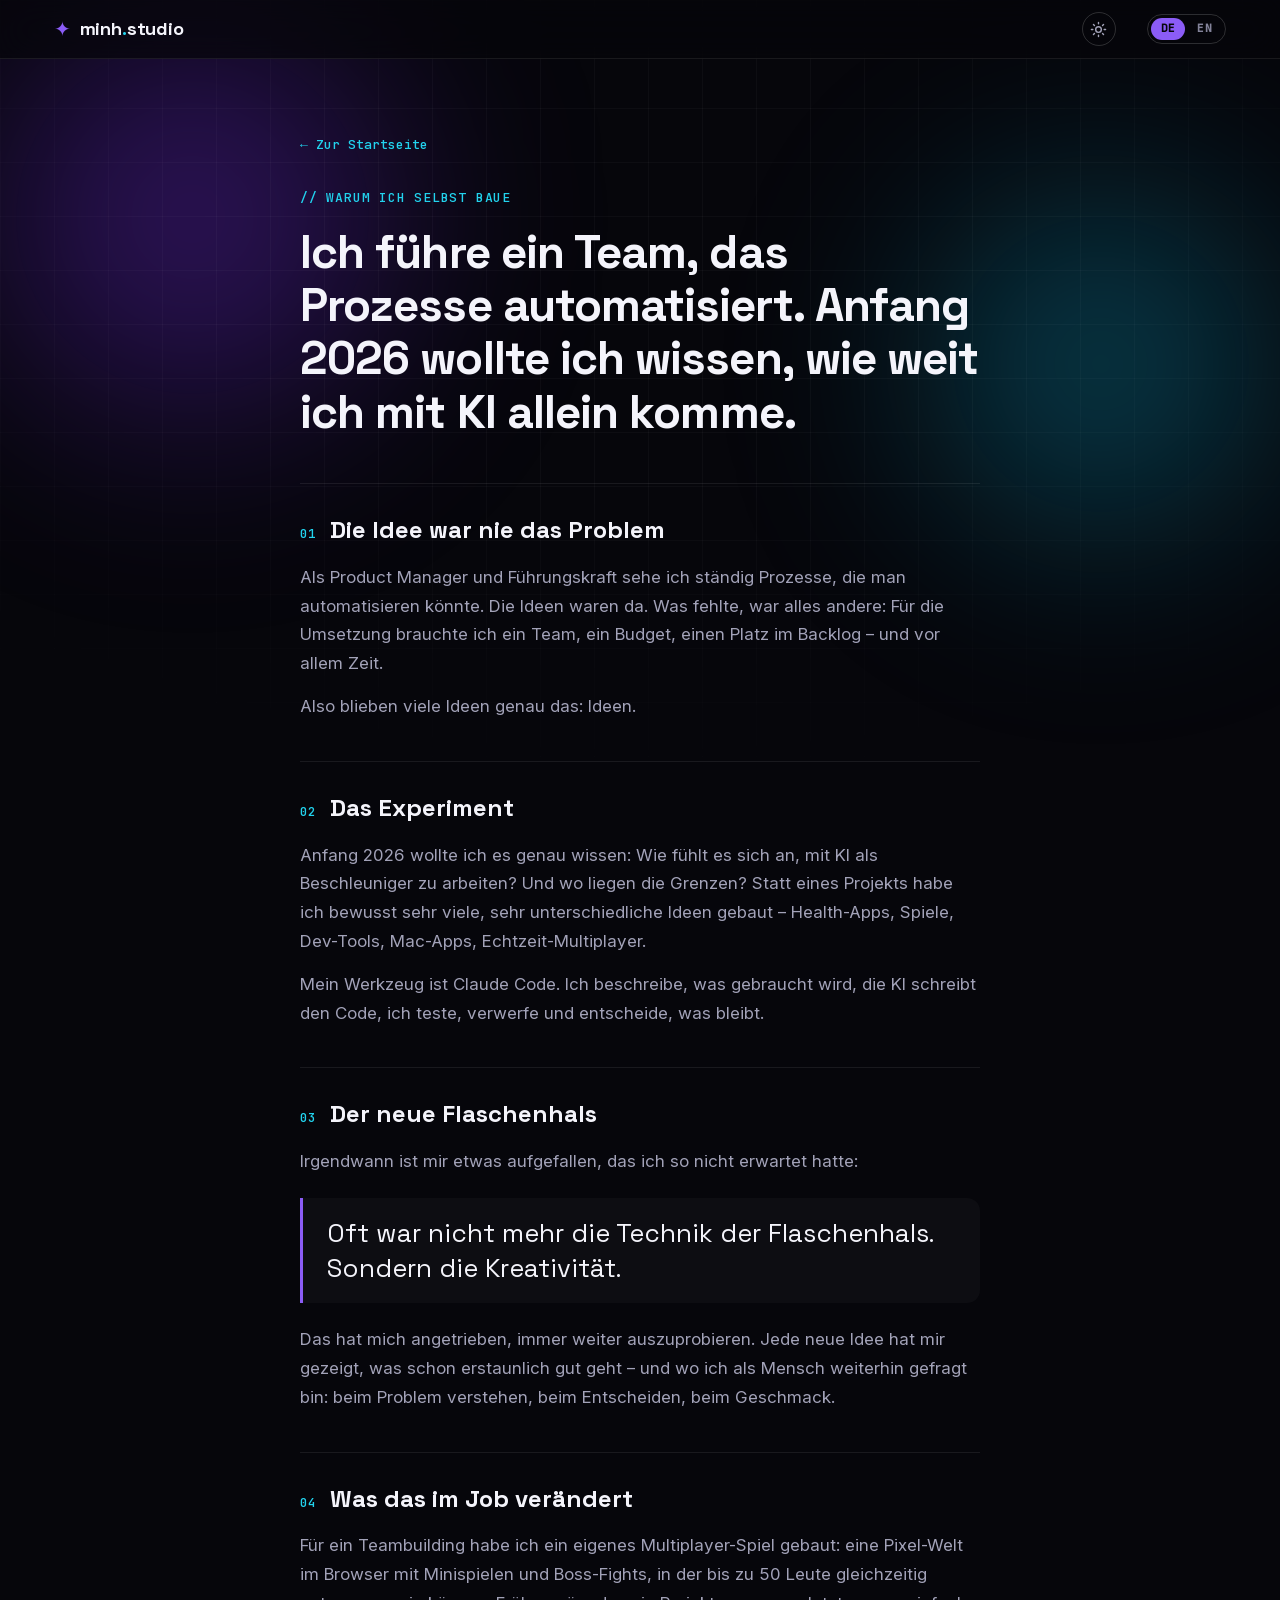
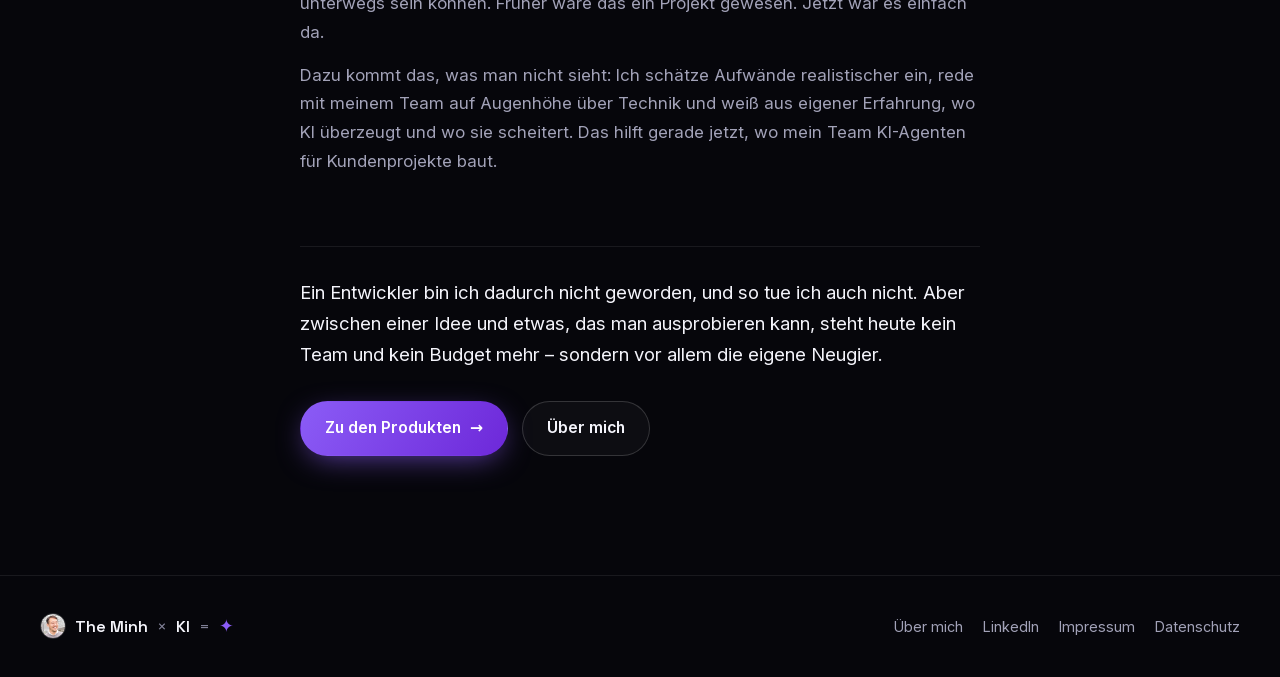
<file: warum/index.html>
<!DOCTYPE html>
<html lang="de">
<head>
  <meta charset="UTF-8" />
  <meta name="viewport" content="width=device-width, initial-scale=1.0" />
  <title>Warum ich selbst baue · The Minh Nguyen</title>
  <meta name="description" content="Warum eine Führungskraft mit 19 Entwicklern im Team trotzdem selbst baut – und was sich dadurch verändert hat." />
  <link rel="canonical" href="https://theminhnguyen.github.io/warum/" />
  <meta name="theme-color" content="#06060b" />
  <meta property="og:title" content="Warum ich selbst baue · The Minh Nguyen" />
  <meta property="og:description" content="Früher brauchte eine Idee ein Team, ein Budget und vor allem Zeit. Heute vor allem Neugier." />
  <meta property="og:type" content="article" />
  <meta property="og:url" content="https://theminhnguyen.github.io/warum/" />
  <meta property="og:image" content="https://theminhnguyen.github.io/assets/og-image.png" />
  <script src="../js/theme.js"></script>
  <link rel="stylesheet" href="../css/styles.css" />
  <link rel="icon" href="data:image/svg+xml,<svg xmlns='http://www.w3.org/2000/svg' viewBox='0 0 100 100'><text y='.9em' font-size='90'>✦</text></svg>" />
</head>
<body class="legal-page" data-title-de="Warum ich selbst baue" data-title-en="Why I build">
  <div class="bg-field" aria-hidden="true">
    <div class="blob blob-1"></div>
    <div class="blob blob-2"></div>
    <div class="grid-overlay"></div>
  </div>

  <header class="nav scrolled">
    <a class="nav-brand" href="../">
      <span class="nav-mark">✦</span>
      <span>minh<span class="nav-dot">.</span>studio</span>
    </a>
    <nav class="nav-links">
      <button class="theme-toggle" type="button" data-theme-toggle aria-label="Hell/Dunkel umschalten / Toggle light/dark"></button>
      <button class="lang-toggle" id="lang-toggle" type="button" aria-label="DE EN – Sprache wechseln / switch language">
        <span class="lang-opt active" data-lang="de">DE</span>
        <span class="lang-opt" data-lang="en">EN</span>
      </button>
    </nav>
  </header>

  <main class="legal why">
    <a class="legal-back" href="../"><span data-only="de">← Zur Startseite</span><span data-only="en">← Back to home</span></a>

    <article data-only="de">
      <span class="section-kicker">// Warum ich selbst baue</span>
      <h1 class="why-hero">Ich führe ein Team, das Prozesse automatisiert. Anfang 2026 wollte ich wissen, wie weit ich mit KI allein komme.</h1>

      <section>
        <h2><span class="why-num">01</span> Die Idee war nie das Problem</h2>
        <p>
          Als Product Manager und Führungskraft sehe ich ständig Prozesse, die man automatisieren könnte.
          Die Ideen waren da. Was fehlte, war alles andere: Für die Umsetzung brauchte ich ein Team,
          ein Budget, einen Platz im Backlog – und vor allem Zeit.
        </p>
        <p>Also blieben viele Ideen genau das: Ideen.</p>
      </section>

      <section>
        <h2><span class="why-num">02</span> Das Experiment</h2>
        <p>
          Anfang 2026 wollte ich es genau wissen: Wie fühlt es sich an, mit KI als Beschleuniger zu
          arbeiten? Und wo liegen die Grenzen? Statt eines Projekts habe ich bewusst sehr viele, sehr
          unterschiedliche Ideen gebaut – Health-Apps, Spiele, Dev-Tools, Mac-Apps, Echtzeit-Multiplayer.
        </p>
        <p>
          Mein Werkzeug ist Claude Code. Ich beschreibe, was gebraucht wird, die KI schreibt den Code,
          ich teste, verwerfe und entscheide, was bleibt.
        </p>
      </section>

      <section>
        <h2><span class="why-num">03</span> Der neue Flaschenhals</h2>
        <p>Irgendwann ist mir etwas aufgefallen, das ich so nicht erwartet hatte:</p>
        <blockquote class="why-quote">Oft war nicht mehr die Technik der Flaschenhals. Sondern die Kreativität.</blockquote>
        <p>
          Das hat mich angetrieben, immer weiter auszuprobieren. Jede neue Idee hat mir gezeigt, was
          schon erstaunlich gut geht – und wo ich als Mensch weiterhin gefragt bin: beim Problem
          verstehen, beim Entscheiden, beim Geschmack.
        </p>
      </section>

      <section>
        <h2><span class="why-num">04</span> Was das im Job verändert</h2>
        <p>
          Für ein Teambuilding habe ich ein eigenes Multiplayer-Spiel gebaut: eine Pixel-Welt im
          Browser mit Minispielen und Boss-Fights, in der bis zu 50 Leute gleichzeitig unterwegs sein
          können. Früher wäre das ein Projekt gewesen. Jetzt war es einfach da.
        </p>
        <p>
          Dazu kommt das, was man nicht sieht: Ich schätze Aufwände realistischer ein, rede mit meinem
          Team auf Augenhöhe über Technik und weiß aus eigener Erfahrung, wo KI überzeugt und wo sie
          scheitert. Das hilft gerade jetzt, wo mein Team KI-Agenten für Kundenprojekte baut.
        </p>
      </section>

      <p class="why-closing">
        Ein Entwickler bin ich dadurch nicht geworden, und so tue ich auch nicht. Aber zwischen einer
        Idee und etwas, das man ausprobieren kann, steht heute kein Team und kein Budget mehr –
        sondern vor allem die eigene Neugier.
      </p>

      <div class="why-actions">
        <a class="btn btn-primary" href="../#produkte">Zu den Produkten <span class="btn-arrow">→</span></a>
        <a class="btn btn-ghost" href="../ueber-mich/">Über mich</a>
      </div>
    </article>

    <article data-only="en">
      <span class="section-kicker">// Why I build</span>
      <h1 class="why-hero">I lead a team that automates processes. In early 2026 I wanted to find out how far I could get with AI on my own.</h1>

      <section>
        <h2><span class="why-num">01</span> Ideas were never the problem</h2>
        <p>
          As a product manager and team lead I constantly see processes that could be automated.
          The ideas were there. What was missing was everything else: to build them I needed a team,
          a budget, a place in the backlog – and above all, time.
        </p>
        <p>So many ideas stayed exactly that: ideas.</p>
      </section>

      <section>
        <h2><span class="why-num">02</span> The experiment</h2>
        <p>
          In early 2026 I wanted to know for sure: what does it feel like to work with AI as an
          accelerator? And where are its limits? Instead of one project, I deliberately built many very
          different ideas – health apps, games, dev tools, Mac apps, real-time multiplayer.
        </p>
        <p>
          My tool is Claude Code. I describe what is needed, the AI writes the code, I test, discard
          and decide what stays.
        </p>
      </section>

      <section>
        <h2><span class="why-num">03</span> The new bottleneck</h2>
        <p>At some point I noticed something I hadn't expected:</p>
        <blockquote class="why-quote">Often the bottleneck was no longer technology. It was creativity.</blockquote>
        <p>
          That kept me going. Every new idea showed me what already works surprisingly well – and where
          I'm still needed as a human: understanding the problem, making decisions, taste.
        </p>
      </section>

      <section>
        <h2><span class="why-num">04</span> What it changes at work</h2>
        <p>
          For a team-building event I built our own multiplayer game: a pixel world in the browser with
          mini-games and boss fights, where up to 50 people can play at the same time. That used to be a
          project. Now it simply existed.
        </p>
        <p>
          Then there's what you don't see: I estimate effort more realistically, talk technology with my
          team as an equal and know from my own experience where AI shines and where it fails. That
          matters right now, as my team builds AI agents for client projects.
        </p>
      </section>

      <p class="why-closing">
        This hasn't made me a developer, and I don't pretend to be one. But between an idea and something
        people can try, there's no longer a team or a budget – mostly just curiosity.
      </p>

      <div class="why-actions">
        <a class="btn btn-primary" href="../#produkte">See the products <span class="btn-arrow">→</span></a>
        <a class="btn btn-ghost" href="../ueber-mich/">About me</a>
      </div>
    </article>
  </main>

  <footer class="footer">
    <div class="footer-inner">
      <p class="footer-equation">
        <img class="footer-avatar" src="../assets/portrait.jpg" alt="" width="26" height="26" />
        <span>The Minh</span>
        <span class="footer-op" aria-hidden="true">×</span>
        <span><span data-only="de">KI</span><span data-only="en">AI</span></span>
        <span class="footer-op" aria-hidden="true">=</span>
        <span class="nav-mark" aria-hidden="true">✦</span>
      </p>
      <nav class="footer-links">
        <a href="../ueber-mich/"><span data-only="de">Über mich</span><span data-only="en">About</span></a>
        <a href="https://www.linkedin.com/in/the-minh-ng/" target="_blank" rel="noopener">LinkedIn</a>
        <a href="../impressum/"><span data-only="de">Impressum</span><span data-only="en">Legal notice</span></a>
        <a href="../datenschutz/"><span data-only="de">Datenschutz</span><span data-only="en">Privacy</span></a>
      </nav>
    </div>
  </footer>

  <script src="../js/legal.js"></script>
</body>
</html>
</file>
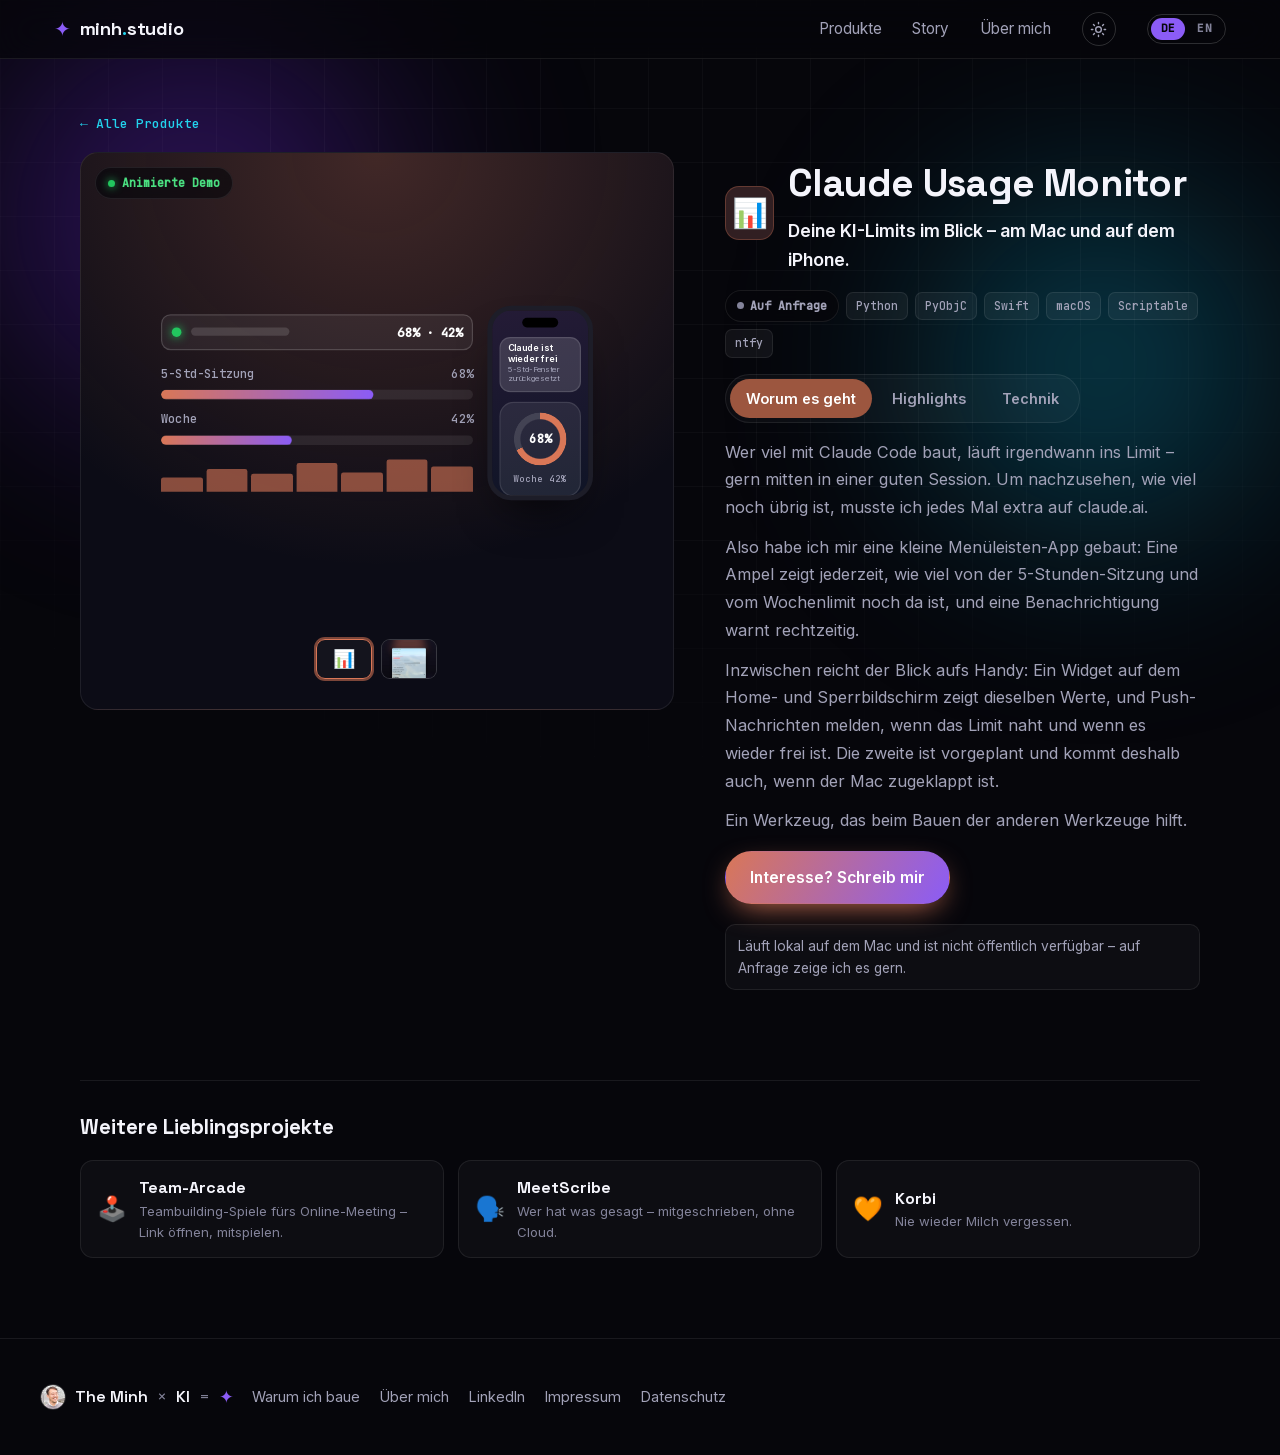
<file: produkt/claude-usage-monitor/index.html>
<!DOCTYPE html>
<html lang="de">
<head>
  <meta charset="UTF-8" />
  <meta name="viewport" content="width=device-width, initial-scale=1.0" />
  <title>Claude Usage Monitor · The Minh Nguyen</title>
  <meta name="description" content="Deine KI-Limits im Blick – am Mac und auf dem iPhone. Wer viel mit Claude Code baut, läuft irgendwann ins Limit – gern mitten in einer guten Session. Um nachzusehen, wie viel noch übrig ist, musste ich jedes Mal extra auf claude.ai." />
  <link rel="canonical" href="https://theminhnguyen.github.io/produkt/claude-usage-monitor/" />
  <meta name="theme-color" content="#06060b" />
  <meta property="og:title" content="Claude Usage Monitor · The Minh Nguyen" />
  <meta property="og:description" content="Deine KI-Limits im Blick – am Mac und auf dem iPhone." />
  <meta property="og:type" content="article" />
  <meta property="og:url" content="https://theminhnguyen.github.io/produkt/claude-usage-monitor/" />
  <meta property="og:image" content="https://theminhnguyen.github.io/assets/shots/claude-usage-monitor-1.jpg" />
  <meta name="twitter:card" content="summary_large_image" />
  <script src="../../js/theme.js"></script>
  <link rel="stylesheet" href="../../css/styles.css" />
  <link rel="icon" href="data:image/svg+xml,<svg xmlns='http://www.w3.org/2000/svg' viewBox='0 0 100 100'><text y='.9em' font-size='90'>✦</text></svg>" />
</head>
<!-- Erzeugt aus js/data.js (STORIES). Inhalte dort pflegen, nicht hier. -->
<body class="product-page" data-product="claude-usage-monitor" data-root="../../">
  <a class="skip-link" href="#product-app" data-i18n="skipLink">Zum Inhalt springen</a>
  <div class="bg-field" aria-hidden="true">
    <div class="blob blob-1"></div>
    <div class="blob blob-2"></div>
    <div class="grid-overlay"></div>
  </div>

  <header class="nav scrolled">
    <a class="nav-brand" href="../../">
      <span class="nav-mark">✦</span>
      <span>minh<span class="nav-dot">.</span>studio</span>
    </a>
    <nav class="nav-links" aria-label="Hauptnavigation" data-i18n-aria-label="navAriaLabel">
      <a href="../../#produkte" data-i18n="navProducts">Produkte</a>
      <a href="../../warum/" data-i18n="navStory">Story</a>
      <a href="../../ueber-mich/" data-i18n="navCv">Über mich</a>
      <button class="theme-toggle" type="button" data-theme-toggle aria-label="Hell/Dunkel umschalten" data-i18n-aria-label="themeToggleAria"></button>
      <button class="lang-toggle" id="lang-toggle" type="button" aria-label="DE EN – Sprache wechseln" data-i18n-aria-label="langToggleAria">
        <span class="lang-opt active" data-lang="de">DE</span>
        <span class="lang-opt" data-lang="en">EN</span>
      </button>
    </nav>
  </header>

  <main class="product-detail" id="product-app">
    <noscript><p>Claude Usage Monitor – Deine KI-Limits im Blick – am Mac und auf dem iPhone.</p></noscript>
  </main>

  <footer class="footer">
    <div class="footer-inner">
      <p class="footer-equation">
        <img class="footer-avatar" src="../../assets/portrait.jpg" alt="" width="26" height="26" />
        <span>The Minh</span>
        <span class="footer-op" aria-hidden="true">×</span>
        <span data-i18n="footerAi">KI</span>
        <span class="footer-op" aria-hidden="true">=</span>
        <span class="nav-mark" aria-hidden="true">✦</span>
      </p>
      <nav class="footer-links" aria-label="Rechtliches und Profile" data-i18n-aria-label="footerNavAria">
        <a href="../../warum/" data-i18n="footerWhy">Warum ich baue</a>
        <a href="../../ueber-mich/" data-i18n="navCv">Über mich</a>
        <a href="https://www.linkedin.com/in/the-minh-ng/" target="_blank" rel="noopener">LinkedIn</a>
        <a href="../../impressum/" data-i18n="footerImprint">Impressum</a>
        <a href="../../datenschutz/" data-i18n="footerPrivacy">Datenschutz</a>
      </nav>
    </div>
  </footer>

  <script src="../../js/i18n.js"></script>
  <script src="../../js/data.js"></script>
  <script src="../../js/mockups.js"></script>
  <script src="../../js/product.js"></script>
  <script src="../../js/ask.js" data-root="../../"></script>
</body>
</html>
</file>
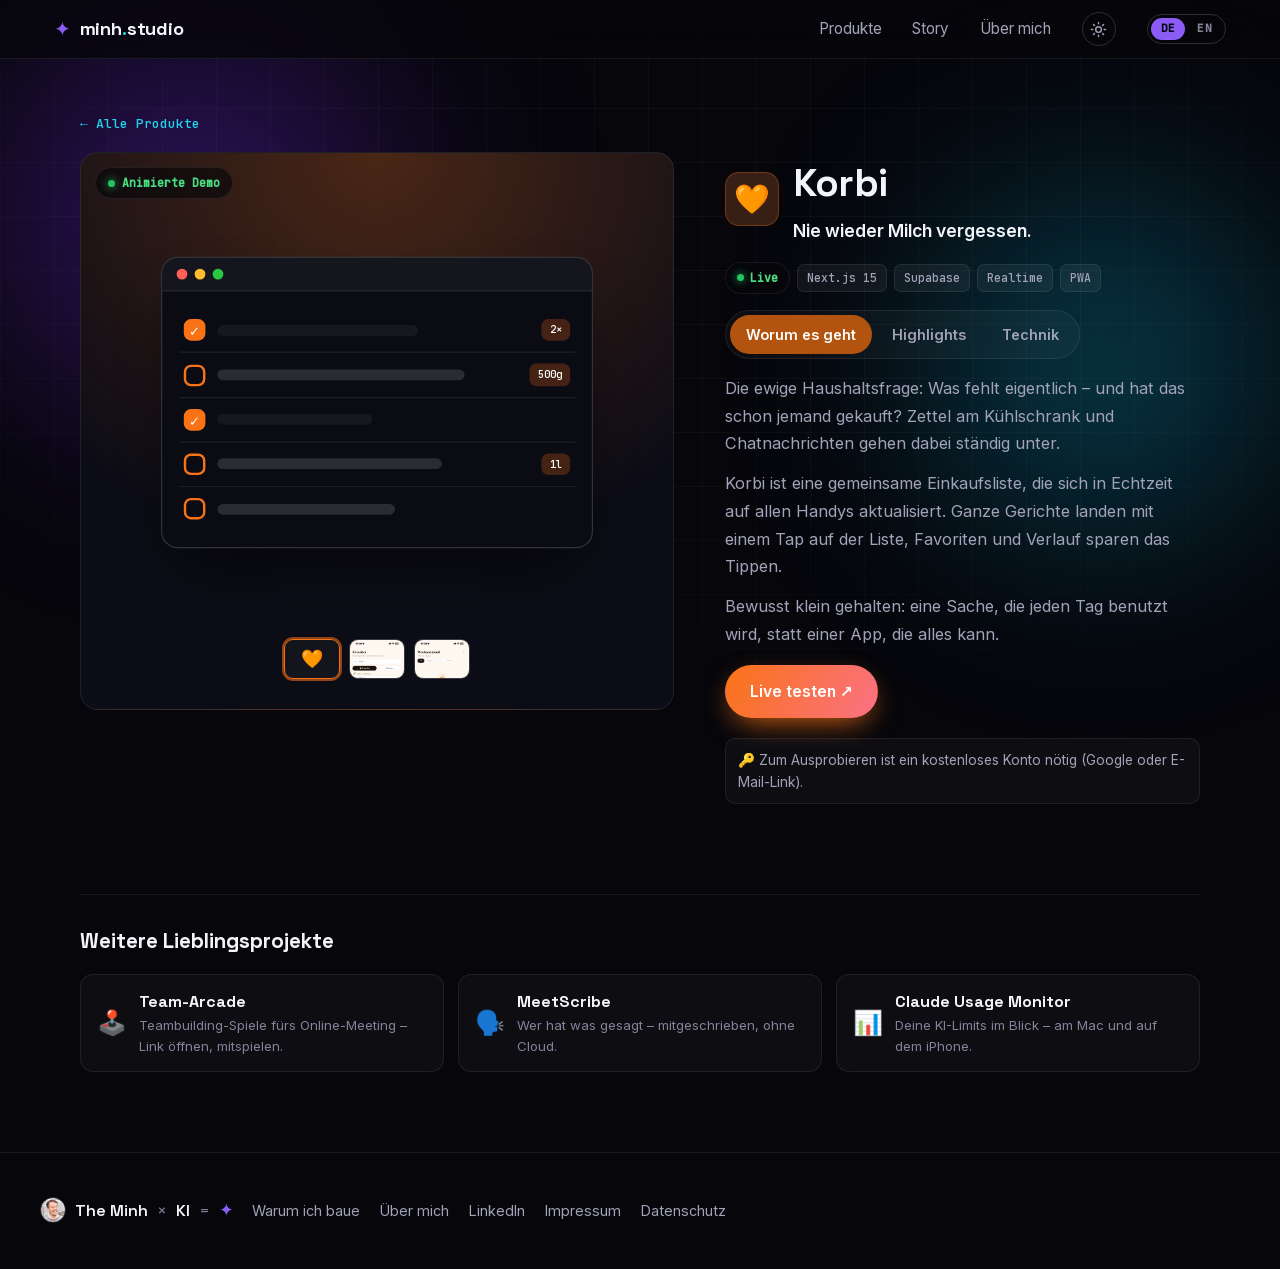
<file: produkt/korbi/index.html>
<!DOCTYPE html>
<html lang="de">
<head>
  <meta charset="UTF-8" />
  <meta name="viewport" content="width=device-width, initial-scale=1.0" />
  <title>Korbi · The Minh Nguyen</title>
  <meta name="description" content="Nie wieder Milch vergessen. Die ewige Haushaltsfrage: Was fehlt eigentlich – und hat das schon jemand gekauft? Zettel am Kühlschrank und Chatnachrichten gehen dabei ständig unter." />
  <link rel="canonical" href="https://theminhnguyen.github.io/produkt/korbi/" />
  <meta name="theme-color" content="#06060b" />
  <meta property="og:title" content="Korbi · The Minh Nguyen" />
  <meta property="og:description" content="Nie wieder Milch vergessen." />
  <meta property="og:type" content="article" />
  <meta property="og:url" content="https://theminhnguyen.github.io/produkt/korbi/" />
  <meta property="og:image" content="https://theminhnguyen.github.io/assets/shots/korbi-1.jpg" />
  <meta name="twitter:card" content="summary_large_image" />
  <script src="../../js/theme.js"></script>
  <link rel="stylesheet" href="../../css/styles.css" />
  <link rel="icon" href="data:image/svg+xml,<svg xmlns='http://www.w3.org/2000/svg' viewBox='0 0 100 100'><text y='.9em' font-size='90'>✦</text></svg>" />
</head>
<!-- Erzeugt aus js/data.js (STORIES). Inhalte dort pflegen, nicht hier. -->
<body class="product-page" data-product="korbi" data-root="../../">
  <a class="skip-link" href="#product-app" data-i18n="skipLink">Zum Inhalt springen</a>
  <div class="bg-field" aria-hidden="true">
    <div class="blob blob-1"></div>
    <div class="blob blob-2"></div>
    <div class="grid-overlay"></div>
  </div>

  <header class="nav scrolled">
    <a class="nav-brand" href="../../">
      <span class="nav-mark">✦</span>
      <span>minh<span class="nav-dot">.</span>studio</span>
    </a>
    <nav class="nav-links" aria-label="Hauptnavigation" data-i18n-aria-label="navAriaLabel">
      <a href="../../#produkte" data-i18n="navProducts">Produkte</a>
      <a href="../../warum/" data-i18n="navStory">Story</a>
      <a href="../../ueber-mich/" data-i18n="navCv">Über mich</a>
      <button class="theme-toggle" type="button" data-theme-toggle aria-label="Hell/Dunkel umschalten" data-i18n-aria-label="themeToggleAria"></button>
      <button class="lang-toggle" id="lang-toggle" type="button" aria-label="DE EN – Sprache wechseln" data-i18n-aria-label="langToggleAria">
        <span class="lang-opt active" data-lang="de">DE</span>
        <span class="lang-opt" data-lang="en">EN</span>
      </button>
    </nav>
  </header>

  <main class="product-detail" id="product-app">
    <noscript><p>Korbi – Nie wieder Milch vergessen.</p></noscript>
  </main>

  <footer class="footer">
    <div class="footer-inner">
      <p class="footer-equation">
        <img class="footer-avatar" src="../../assets/portrait.jpg" alt="" width="26" height="26" />
        <span>The Minh</span>
        <span class="footer-op" aria-hidden="true">×</span>
        <span data-i18n="footerAi">KI</span>
        <span class="footer-op" aria-hidden="true">=</span>
        <span class="nav-mark" aria-hidden="true">✦</span>
      </p>
      <nav class="footer-links" aria-label="Rechtliches und Profile" data-i18n-aria-label="footerNavAria">
        <a href="../../warum/" data-i18n="footerWhy">Warum ich baue</a>
        <a href="../../ueber-mich/" data-i18n="navCv">Über mich</a>
        <a href="https://www.linkedin.com/in/the-minh-ng/" target="_blank" rel="noopener">LinkedIn</a>
        <a href="../../impressum/" data-i18n="footerImprint">Impressum</a>
        <a href="../../datenschutz/" data-i18n="footerPrivacy">Datenschutz</a>
      </nav>
    </div>
  </footer>

  <script src="../../js/i18n.js"></script>
  <script src="../../js/data.js"></script>
  <script src="../../js/mockups.js"></script>
  <script src="../../js/product.js"></script>
  <script src="../../js/ask.js" data-root="../../"></script>
</body>
</html>
</file>
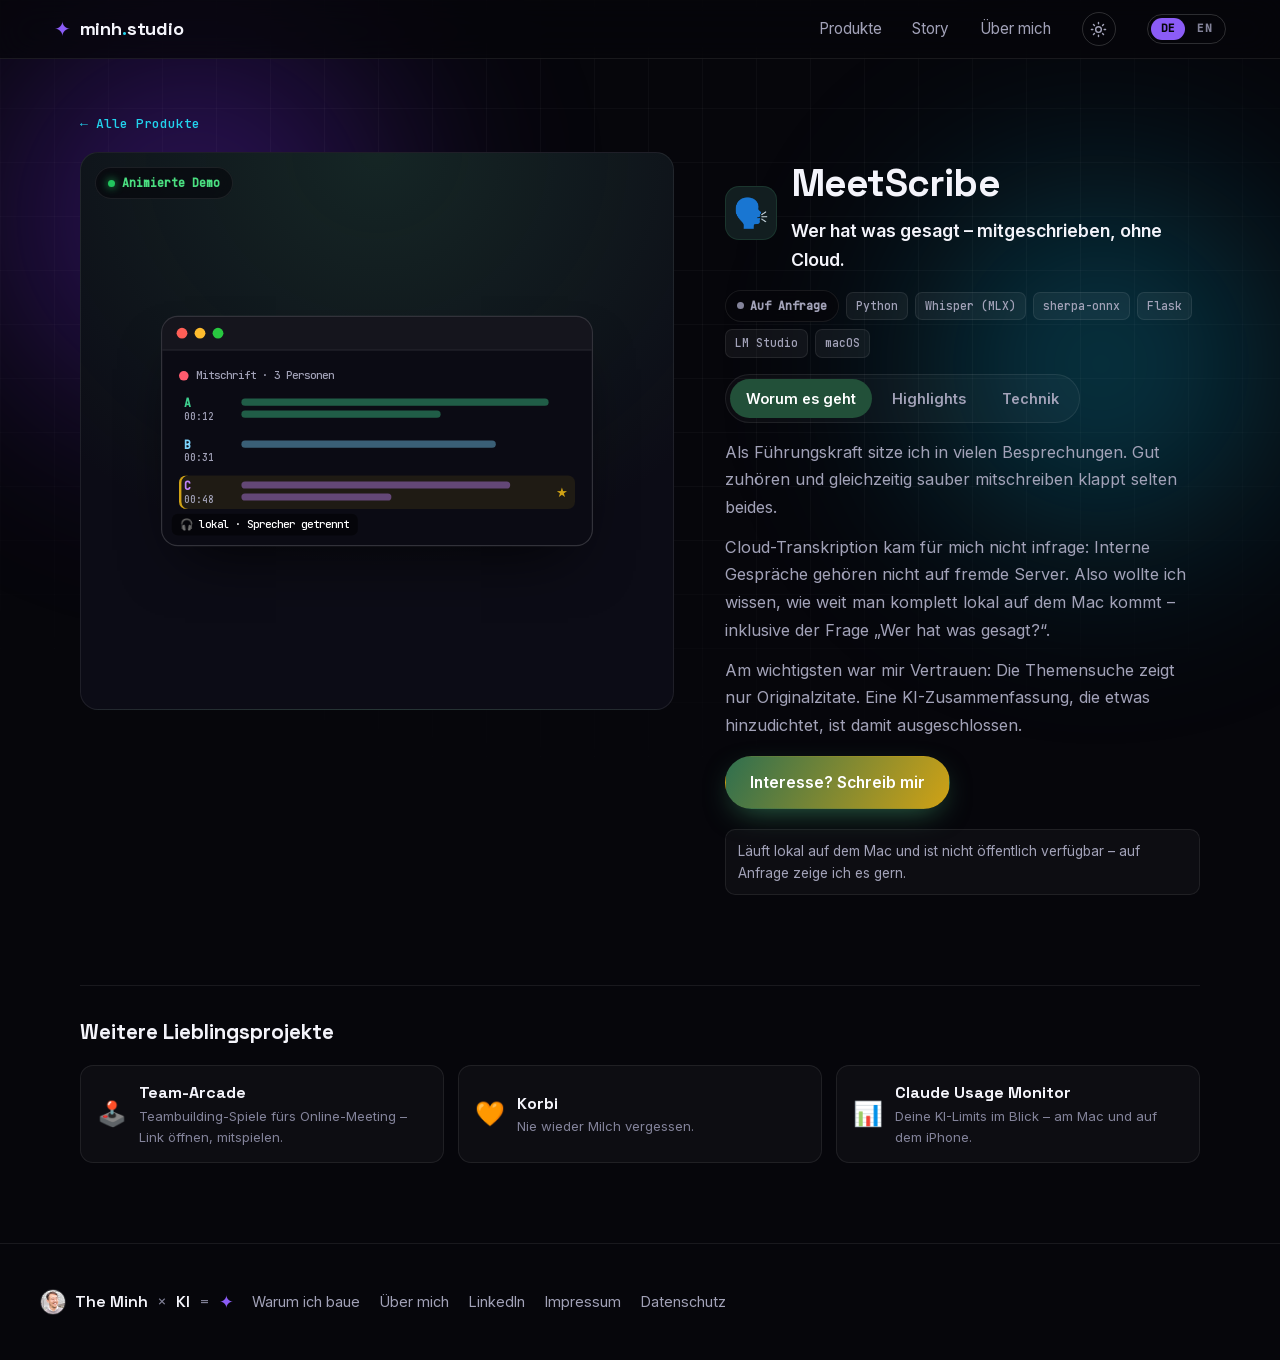
<file: produkt/meetscribe/index.html>
<!DOCTYPE html>
<html lang="de">
<head>
  <meta charset="UTF-8" />
  <meta name="viewport" content="width=device-width, initial-scale=1.0" />
  <title>MeetScribe · The Minh Nguyen</title>
  <meta name="description" content="Wer hat was gesagt – mitgeschrieben, ohne Cloud. Als Führungskraft sitze ich in vielen Besprechungen. Gut zuhören und gleichzeitig sauber mitschreiben klappt selten beides." />
  <link rel="canonical" href="https://theminhnguyen.github.io/produkt/meetscribe/" />
  <meta name="theme-color" content="#06060b" />
  <meta property="og:title" content="MeetScribe · The Minh Nguyen" />
  <meta property="og:description" content="Wer hat was gesagt – mitgeschrieben, ohne Cloud." />
  <meta property="og:type" content="article" />
  <meta property="og:url" content="https://theminhnguyen.github.io/produkt/meetscribe/" />
  <meta property="og:image" content="https://theminhnguyen.github.io/assets/og-image.png" />
  <meta name="twitter:card" content="summary_large_image" />
  <script src="../../js/theme.js"></script>
  <link rel="stylesheet" href="../../css/styles.css" />
  <link rel="icon" href="data:image/svg+xml,<svg xmlns='http://www.w3.org/2000/svg' viewBox='0 0 100 100'><text y='.9em' font-size='90'>✦</text></svg>" />
</head>
<!-- Erzeugt aus js/data.js (STORIES). Inhalte dort pflegen, nicht hier. -->
<body class="product-page" data-product="meetscribe" data-root="../../">
  <a class="skip-link" href="#product-app" data-i18n="skipLink">Zum Inhalt springen</a>
  <div class="bg-field" aria-hidden="true">
    <div class="blob blob-1"></div>
    <div class="blob blob-2"></div>
    <div class="grid-overlay"></div>
  </div>

  <header class="nav scrolled">
    <a class="nav-brand" href="../../">
      <span class="nav-mark">✦</span>
      <span>minh<span class="nav-dot">.</span>studio</span>
    </a>
    <nav class="nav-links" aria-label="Hauptnavigation" data-i18n-aria-label="navAriaLabel">
      <a href="../../#produkte" data-i18n="navProducts">Produkte</a>
      <a href="../../warum/" data-i18n="navStory">Story</a>
      <a href="../../ueber-mich/" data-i18n="navCv">Über mich</a>
      <button class="theme-toggle" type="button" data-theme-toggle aria-label="Hell/Dunkel umschalten" data-i18n-aria-label="themeToggleAria"></button>
      <button class="lang-toggle" id="lang-toggle" type="button" aria-label="DE EN – Sprache wechseln" data-i18n-aria-label="langToggleAria">
        <span class="lang-opt active" data-lang="de">DE</span>
        <span class="lang-opt" data-lang="en">EN</span>
      </button>
    </nav>
  </header>

  <main class="product-detail" id="product-app">
    <noscript><p>MeetScribe – Wer hat was gesagt – mitgeschrieben, ohne Cloud.</p></noscript>
  </main>

  <footer class="footer">
    <div class="footer-inner">
      <p class="footer-equation">
        <img class="footer-avatar" src="../../assets/portrait.jpg" alt="" width="26" height="26" />
        <span>The Minh</span>
        <span class="footer-op" aria-hidden="true">×</span>
        <span data-i18n="footerAi">KI</span>
        <span class="footer-op" aria-hidden="true">=</span>
        <span class="nav-mark" aria-hidden="true">✦</span>
      </p>
      <nav class="footer-links" aria-label="Rechtliches und Profile" data-i18n-aria-label="footerNavAria">
        <a href="../../warum/" data-i18n="footerWhy">Warum ich baue</a>
        <a href="../../ueber-mich/" data-i18n="navCv">Über mich</a>
        <a href="https://www.linkedin.com/in/the-minh-ng/" target="_blank" rel="noopener">LinkedIn</a>
        <a href="../../impressum/" data-i18n="footerImprint">Impressum</a>
        <a href="../../datenschutz/" data-i18n="footerPrivacy">Datenschutz</a>
      </nav>
    </div>
  </footer>

  <script src="../../js/i18n.js"></script>
  <script src="../../js/data.js"></script>
  <script src="../../js/mockups.js"></script>
  <script src="../../js/product.js"></script>
  <script src="../../js/ask.js" data-root="../../"></script>
</body>
</html>
</file>
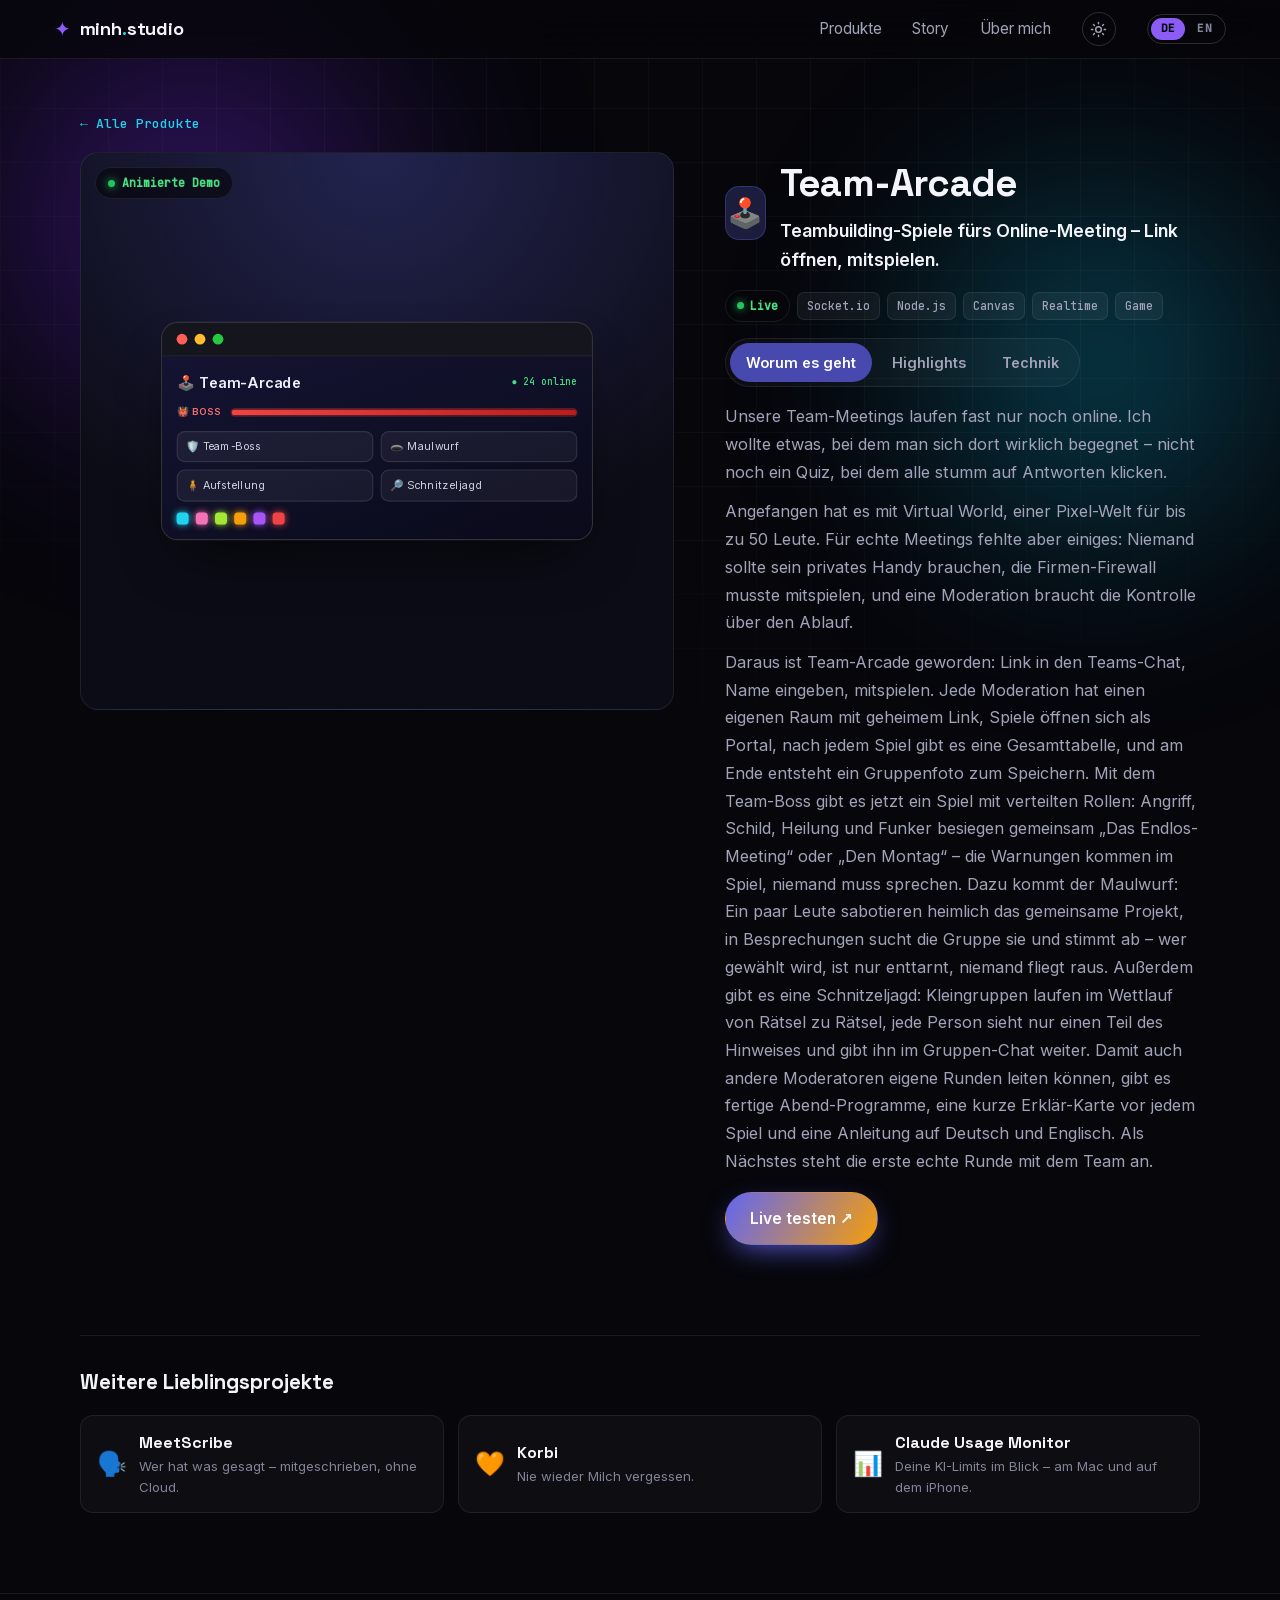
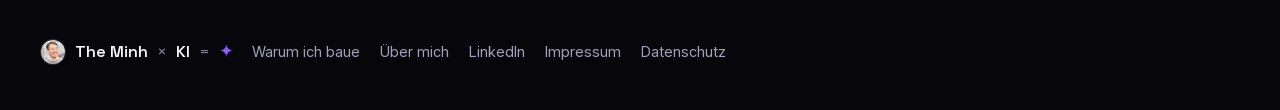
<file: produkt/team-arcade/index.html>
<!DOCTYPE html>
<html lang="de">
<head>
  <meta charset="UTF-8" />
  <meta name="viewport" content="width=device-width, initial-scale=1.0" />
  <title>Team-Arcade · The Minh Nguyen</title>
  <meta name="description" content="Teambuilding-Spiele fürs Online-Meeting – Link öffnen, mitspielen. Unsere Team-Meetings laufen fast nur noch online. Ich wollte etwas, bei dem man sich dort wirklich begegnet – nicht noch ein Quiz, bei dem alle stumm auf Antworten klicken." />
  <link rel="canonical" href="https://theminhnguyen.github.io/produkt/team-arcade/" />
  <meta name="theme-color" content="#06060b" />
  <meta property="og:title" content="Team-Arcade · The Minh Nguyen" />
  <meta property="og:description" content="Teambuilding-Spiele fürs Online-Meeting – Link öffnen, mitspielen." />
  <meta property="og:type" content="article" />
  <meta property="og:url" content="https://theminhnguyen.github.io/produkt/team-arcade/" />
  <meta property="og:image" content="https://theminhnguyen.github.io/assets/og-image.png" />
  <meta name="twitter:card" content="summary_large_image" />
  <script src="../../js/theme.js"></script>
  <link rel="stylesheet" href="../../css/styles.css" />
  <link rel="icon" href="data:image/svg+xml,<svg xmlns='http://www.w3.org/2000/svg' viewBox='0 0 100 100'><text y='.9em' font-size='90'>✦</text></svg>" />
</head>
<!-- Erzeugt aus js/data.js (STORIES). Inhalte dort pflegen, nicht hier. -->
<body class="product-page" data-product="team-arcade" data-root="../../">
  <a class="skip-link" href="#product-app" data-i18n="skipLink">Zum Inhalt springen</a>
  <div class="bg-field" aria-hidden="true">
    <div class="blob blob-1"></div>
    <div class="blob blob-2"></div>
    <div class="grid-overlay"></div>
  </div>

  <header class="nav scrolled">
    <a class="nav-brand" href="../../">
      <span class="nav-mark">✦</span>
      <span>minh<span class="nav-dot">.</span>studio</span>
    </a>
    <nav class="nav-links" aria-label="Hauptnavigation" data-i18n-aria-label="navAriaLabel">
      <a href="../../#produkte" data-i18n="navProducts">Produkte</a>
      <a href="../../warum/" data-i18n="navStory">Story</a>
      <a href="../../ueber-mich/" data-i18n="navCv">Über mich</a>
      <button class="theme-toggle" type="button" data-theme-toggle aria-label="Hell/Dunkel umschalten" data-i18n-aria-label="themeToggleAria"></button>
      <button class="lang-toggle" id="lang-toggle" type="button" aria-label="DE EN – Sprache wechseln" data-i18n-aria-label="langToggleAria">
        <span class="lang-opt active" data-lang="de">DE</span>
        <span class="lang-opt" data-lang="en">EN</span>
      </button>
    </nav>
  </header>

  <main class="product-detail" id="product-app">
    <noscript><p>Team-Arcade – Teambuilding-Spiele fürs Online-Meeting – Link öffnen, mitspielen.</p></noscript>
  </main>

  <footer class="footer">
    <div class="footer-inner">
      <p class="footer-equation">
        <img class="footer-avatar" src="../../assets/portrait.jpg" alt="" width="26" height="26" />
        <span>The Minh</span>
        <span class="footer-op" aria-hidden="true">×</span>
        <span data-i18n="footerAi">KI</span>
        <span class="footer-op" aria-hidden="true">=</span>
        <span class="nav-mark" aria-hidden="true">✦</span>
      </p>
      <nav class="footer-links" aria-label="Rechtliches und Profile" data-i18n-aria-label="footerNavAria">
        <a href="../../warum/" data-i18n="footerWhy">Warum ich baue</a>
        <a href="../../ueber-mich/" data-i18n="navCv">Über mich</a>
        <a href="https://www.linkedin.com/in/the-minh-ng/" target="_blank" rel="noopener">LinkedIn</a>
        <a href="../../impressum/" data-i18n="footerImprint">Impressum</a>
        <a href="../../datenschutz/" data-i18n="footerPrivacy">Datenschutz</a>
      </nav>
    </div>
  </footer>

  <script src="../../js/i18n.js"></script>
  <script src="../../js/data.js"></script>
  <script src="../../js/mockups.js"></script>
  <script src="../../js/product.js"></script>
  <script src="../../js/ask.js" data-root="../../"></script>
</body>
</html>
</file>
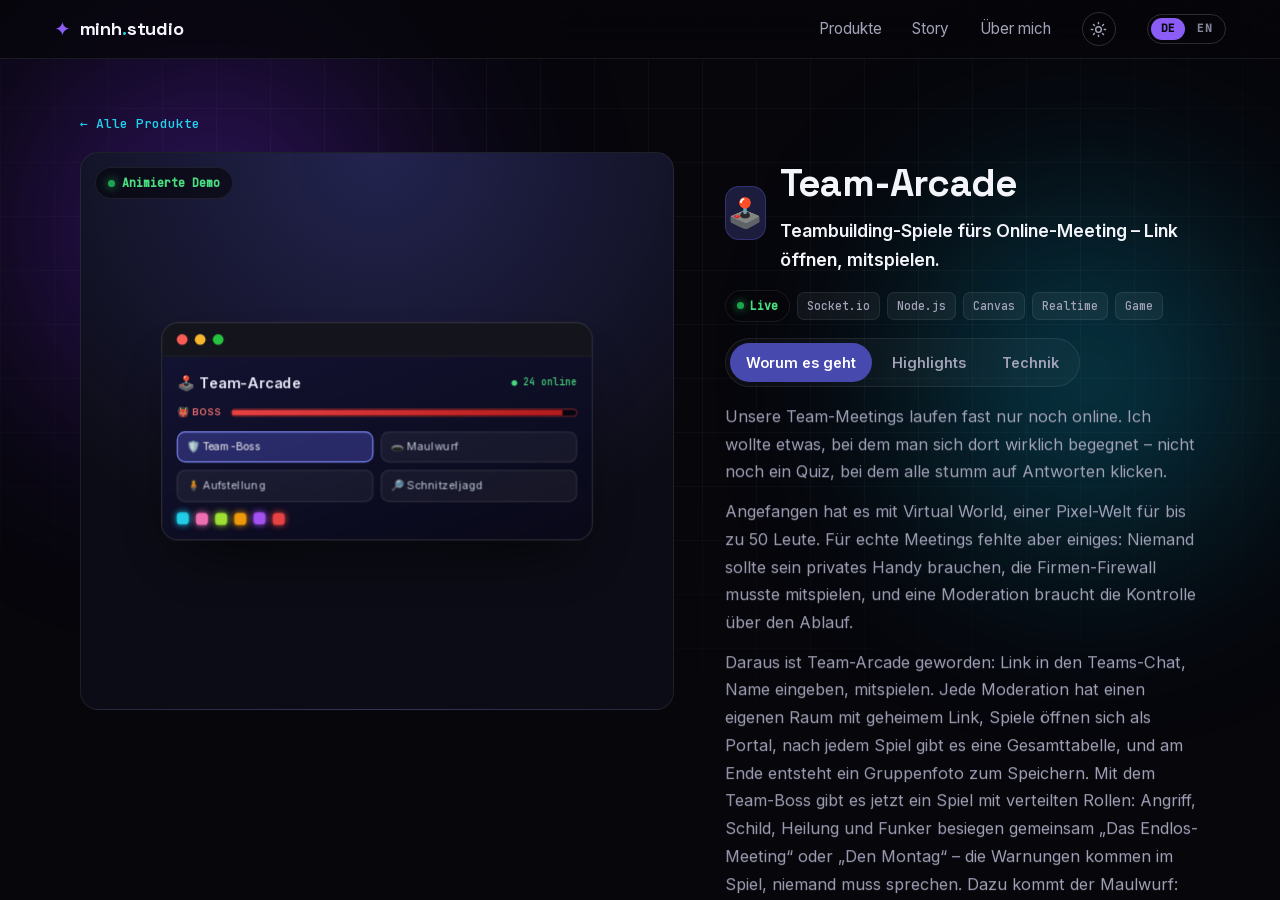
<file: produkt/virtual-world-multiplayer/index.html>
<!DOCTYPE html>
<html lang="de">
<head>
  <meta charset="UTF-8" />
  <title>Weitergeleitet · Team-Arcade</title>
  <!-- Virtual World ist in Team-Arcade aufgegangen; alte Links landen beim Nachfolger. -->
  <meta name="robots" content="noindex" />
  <link rel="canonical" href="https://theminhnguyen.github.io/produkt/team-arcade/" />
  <meta http-equiv="refresh" content="0; url=../team-arcade/" />
</head>
<body>
  <p>Virtual World ist jetzt <a href="../team-arcade/">Team-Arcade</a>.</p>
</body>
</html>
</file>
<file: css/styles.css>
/* ============================================================
   minh.studio — Produkt-Showcase
   Design: dark, futuristisch, Glow & Gradient-Mesh
   ============================================================ */

/* ---- Fonts (inline, selbst gehostet) ---- */
/* Selbst gehostete Google Fonts (SIL Open Font License) – kein Abruf von Google-Servern. Nur latin + latin-ext. */
/* latin-ext */
@font-face {
  font-family: 'Inter';
  font-style: normal;
  font-weight: 400;
  font-display: swap;
  src: url(../assets/fonts/inter-latin-ext.woff2) format('woff2');
  unicode-range: U+0100-02BA, U+02BD-02C5, U+02C7-02CC, U+02CE-02D7, U+02DD-02FF, U+0304, U+0308, U+0329, U+1D00-1DBF, U+1E00-1E9F, U+1EF2-1EFF, U+2020, U+20A0-20AB, U+20AD-20C4, U+2113, U+2C60-2C7F, U+A720-A7FF;
}
/* latin */
@font-face {
  font-family: 'Inter';
  font-style: normal;
  font-weight: 400;
  font-display: swap;
  src: url(../assets/fonts/inter-latin.woff2) format('woff2');
  unicode-range: U+0000-00FF, U+0131, U+0152-0153, U+02BB-02BC, U+02C6, U+02DA, U+02DC, U+0304, U+0308, U+0329, U+2000-206F, U+20AC, U+2122, U+2191, U+2193, U+2212, U+2215, U+FEFF, U+FFFD;
}
/* latin-ext */
@font-face {
  font-family: 'Inter';
  font-style: normal;
  font-weight: 500;
  font-display: swap;
  src: url(../assets/fonts/inter-latin-ext.woff2) format('woff2');
  unicode-range: U+0100-02BA, U+02BD-02C5, U+02C7-02CC, U+02CE-02D7, U+02DD-02FF, U+0304, U+0308, U+0329, U+1D00-1DBF, U+1E00-1E9F, U+1EF2-1EFF, U+2020, U+20A0-20AB, U+20AD-20C4, U+2113, U+2C60-2C7F, U+A720-A7FF;
}
/* latin */
@font-face {
  font-family: 'Inter';
  font-style: normal;
  font-weight: 500;
  font-display: swap;
  src: url(../assets/fonts/inter-latin.woff2) format('woff2');
  unicode-range: U+0000-00FF, U+0131, U+0152-0153, U+02BB-02BC, U+02C6, U+02DA, U+02DC, U+0304, U+0308, U+0329, U+2000-206F, U+20AC, U+2122, U+2191, U+2193, U+2212, U+2215, U+FEFF, U+FFFD;
}
/* latin-ext */
@font-face {
  font-family: 'Inter';
  font-style: normal;
  font-weight: 600;
  font-display: swap;
  src: url(../assets/fonts/inter-latin-ext.woff2) format('woff2');
  unicode-range: U+0100-02BA, U+02BD-02C5, U+02C7-02CC, U+02CE-02D7, U+02DD-02FF, U+0304, U+0308, U+0329, U+1D00-1DBF, U+1E00-1E9F, U+1EF2-1EFF, U+2020, U+20A0-20AB, U+20AD-20C4, U+2113, U+2C60-2C7F, U+A720-A7FF;
}
/* latin */
@font-face {
  font-family: 'Inter';
  font-style: normal;
  font-weight: 600;
  font-display: swap;
  src: url(../assets/fonts/inter-latin.woff2) format('woff2');
  unicode-range: U+0000-00FF, U+0131, U+0152-0153, U+02BB-02BC, U+02C6, U+02DA, U+02DC, U+0304, U+0308, U+0329, U+2000-206F, U+20AC, U+2122, U+2191, U+2193, U+2212, U+2215, U+FEFF, U+FFFD;
}
/* latin-ext */
@font-face {
  font-family: 'JetBrains Mono';
  font-style: normal;
  font-weight: 500;
  font-display: swap;
  src: url(../assets/fonts/jetbrains-mono-latin-ext.woff2) format('woff2');
  unicode-range: U+0100-02BA, U+02BD-02C5, U+02C7-02CC, U+02CE-02D7, U+02DD-02FF, U+0304, U+0308, U+0329, U+1D00-1DBF, U+1E00-1E9F, U+1EF2-1EFF, U+2020, U+20A0-20AB, U+20AD-20C4, U+2113, U+2C60-2C7F, U+A720-A7FF;
}
/* latin */
@font-face {
  font-family: 'JetBrains Mono';
  font-style: normal;
  font-weight: 500;
  font-display: swap;
  src: url(../assets/fonts/jetbrains-mono-latin.woff2) format('woff2');
  unicode-range: U+0000-00FF, U+0131, U+0152-0153, U+02BB-02BC, U+02C6, U+02DA, U+02DC, U+0304, U+0308, U+0329, U+2000-206F, U+20AC, U+2122, U+2191, U+2193, U+2212, U+2215, U+FEFF, U+FFFD;
}
/* latin-ext */
@font-face {
  font-family: 'Space Grotesk';
  font-style: normal;
  font-weight: 400;
  font-display: swap;
  src: url(../assets/fonts/space-grotesk-latin-ext.woff2) format('woff2');
  unicode-range: U+0100-02BA, U+02BD-02C5, U+02C7-02CC, U+02CE-02D7, U+02DD-02FF, U+0304, U+0308, U+0329, U+1D00-1DBF, U+1E00-1E9F, U+1EF2-1EFF, U+2020, U+20A0-20AB, U+20AD-20C4, U+2113, U+2C60-2C7F, U+A720-A7FF;
}
/* latin */
@font-face {
  font-family: 'Space Grotesk';
  font-style: normal;
  font-weight: 400;
  font-display: swap;
  src: url(../assets/fonts/space-grotesk-latin.woff2) format('woff2');
  unicode-range: U+0000-00FF, U+0131, U+0152-0153, U+02BB-02BC, U+02C6, U+02DA, U+02DC, U+0304, U+0308, U+0329, U+2000-206F, U+20AC, U+2122, U+2191, U+2193, U+2212, U+2215, U+FEFF, U+FFFD;
}
/* latin-ext */
@font-face {
  font-family: 'Space Grotesk';
  font-style: normal;
  font-weight: 500;
  font-display: swap;
  src: url(../assets/fonts/space-grotesk-latin-ext.woff2) format('woff2');
  unicode-range: U+0100-02BA, U+02BD-02C5, U+02C7-02CC, U+02CE-02D7, U+02DD-02FF, U+0304, U+0308, U+0329, U+1D00-1DBF, U+1E00-1E9F, U+1EF2-1EFF, U+2020, U+20A0-20AB, U+20AD-20C4, U+2113, U+2C60-2C7F, U+A720-A7FF;
}
/* latin */
@font-face {
  font-family: 'Space Grotesk';
  font-style: normal;
  font-weight: 500;
  font-display: swap;
  src: url(../assets/fonts/space-grotesk-latin.woff2) format('woff2');
  unicode-range: U+0000-00FF, U+0131, U+0152-0153, U+02BB-02BC, U+02C6, U+02DA, U+02DC, U+0304, U+0308, U+0329, U+2000-206F, U+20AC, U+2122, U+2191, U+2193, U+2212, U+2215, U+FEFF, U+FFFD;
}
/* latin-ext */
@font-face {
  font-family: 'Space Grotesk';
  font-style: normal;
  font-weight: 600;
  font-display: swap;
  src: url(../assets/fonts/space-grotesk-latin-ext.woff2) format('woff2');
  unicode-range: U+0100-02BA, U+02BD-02C5, U+02C7-02CC, U+02CE-02D7, U+02DD-02FF, U+0304, U+0308, U+0329, U+1D00-1DBF, U+1E00-1E9F, U+1EF2-1EFF, U+2020, U+20A0-20AB, U+20AD-20C4, U+2113, U+2C60-2C7F, U+A720-A7FF;
}
/* latin */
@font-face {
  font-family: 'Space Grotesk';
  font-style: normal;
  font-weight: 600;
  font-display: swap;
  src: url(../assets/fonts/space-grotesk-latin.woff2) format('woff2');
  unicode-range: U+0000-00FF, U+0131, U+0152-0153, U+02BB-02BC, U+02C6, U+02DA, U+02DC, U+0304, U+0308, U+0329, U+2000-206F, U+20AC, U+2122, U+2191, U+2193, U+2212, U+2215, U+FEFF, U+FFFD;
}
/* latin-ext */
@font-face {
  font-family: 'Space Grotesk';
  font-style: normal;
  font-weight: 700;
  font-display: swap;
  src: url(../assets/fonts/space-grotesk-latin-ext.woff2) format('woff2');
  unicode-range: U+0100-02BA, U+02BD-02C5, U+02C7-02CC, U+02CE-02D7, U+02DD-02FF, U+0304, U+0308, U+0329, U+1D00-1DBF, U+1E00-1E9F, U+1EF2-1EFF, U+2020, U+20A0-20AB, U+20AD-20C4, U+2113, U+2C60-2C7F, U+A720-A7FF;
}
/* latin */
@font-face {
  font-family: 'Space Grotesk';
  font-style: normal;
  font-weight: 700;
  font-display: swap;
  src: url(../assets/fonts/space-grotesk-latin.woff2) format('woff2');
  unicode-range: U+0000-00FF, U+0131, U+0152-0153, U+02BB-02BC, U+02C6, U+02DA, U+02DC, U+0304, U+0308, U+0329, U+2000-206F, U+20AC, U+2122, U+2191, U+2193, U+2212, U+2215, U+FEFF, U+FFFD;
}

:root {
  --bg: #06060b;
  --bg-soft: #0c0c16;
  --surface: rgba(255, 255, 255, 0.03);
  --surface-2: rgba(255, 255, 255, 0.05);
  --border: rgba(255, 255, 255, 0.08);
  --border-strong: rgba(255, 255, 255, 0.16);
  --text: #f4f4fb;
  --text-dim: #a2a2b8;
  --text-faint: #83839a;
  --accent: #8b5cf6;
  --accent-2: #22d3ee;
  --radius: 22px;
  --radius-sm: 13px;
  --maxw: 1200px;
  --ease: cubic-bezier(0.22, 1, 0.36, 1);
  --font-display: "Space Grotesk", system-ui, sans-serif;
  --font-body: "Inter", system-ui, sans-serif;
  --font-mono: "JetBrains Mono", ui-monospace, monospace;
}

* { margin: 0; padding: 0; box-sizing: border-box; }

html { scroll-behavior: smooth; scroll-padding-top: 90px; }

body {
  font-family: var(--font-body);
  background: var(--bg);
  color: var(--text);
  line-height: 1.6;
  overflow-x: hidden;
  -webkit-font-smoothing: antialiased;
  text-rendering: optimizeLegibility;
}

a { color: inherit; text-decoration: none; }
em { font-style: normal; color: var(--text); background: linear-gradient(120deg, var(--accent), var(--accent-2)); -webkit-background-clip: text; background-clip: text; -webkit-text-fill-color: transparent; }

::selection { background: rgba(139, 92, 246, 0.4); color: #fff; }

/* Sichtbarer Fokusring für Tastatur-Nutzer (nur bei Keyboard-Fokus) */
:focus-visible {
  outline: 2px solid var(--accent-2);
  outline-offset: 3px;
  border-radius: 4px;
}
/* Fokus nur per Maus/Touch nicht anzeigen */
:focus:not(:focus-visible) { outline: none; }

/* Nur für Screenreader sichtbar (visuell versteckt) */
.sr-only {
  position: absolute !important;
  width: 1px; height: 1px;
  padding: 0; margin: -1px;
  overflow: hidden;
  clip: rect(0, 0, 0, 0);
  white-space: nowrap; border: 0;
}

/* Skip-Link: springt beim ersten Tab zum Inhalt */
.skip-link {
  position: fixed;
  top: 10px; left: 50%;
  transform: translate(-50%, -140%);
  z-index: 200;
  padding: 10px 18px;
  border-radius: 999px;
  background: var(--accent);
  color: #fff; font-weight: 600; font-size: 0.9rem;
  transition: transform 0.2s var(--ease);
}
.skip-link:focus-visible { transform: translate(-50%, 0); outline-offset: 4px; }

/* ---------- Cursor Glow ---------- */
.cursor-glow {
  position: fixed;
  top: 0; left: 0;
  width: 480px; height: 480px;
  border-radius: 50%;
  background: radial-gradient(circle, rgba(139, 92, 246, 0.14), transparent 62%);
  transform: translate(-50%, -50%);
  pointer-events: none;
  z-index: 1;
  transition: opacity 0.4s ease;
  will-change: transform;
}
@media (hover: none) { .cursor-glow { display: none; } }

/* ---------- Animierter Hintergrund ---------- */
.bg-field {
  position: fixed;
  inset: 0;
  z-index: 0;
  overflow: hidden;
  pointer-events: none;
}
.blob {
  position: absolute;
  border-radius: 50%;
  filter: blur(90px);
  opacity: 0.5;
  will-change: transform;
}
.blob-1 { width: 46vw; height: 46vw; left: -8vw; top: -6vw; background: radial-gradient(circle, #6d28d9, transparent 70%); animation: drift1 22s var(--ease) infinite; }
.blob-2 { width: 40vw; height: 40vw; right: -6vw; top: 12vh; background: radial-gradient(circle, #0891b2, transparent 70%); animation: drift2 26s var(--ease) infinite; }
.blob-3 { width: 38vw; height: 38vw; left: 26vw; bottom: -14vw; background: radial-gradient(circle, #db2777, transparent 70%); opacity: 0.35; animation: drift3 30s var(--ease) infinite; }

@keyframes drift1 { 0%,100% { transform: translate(0,0) scale(1); } 50% { transform: translate(8vw,6vh) scale(1.15); } }
@keyframes drift2 { 0%,100% { transform: translate(0,0) scale(1); } 50% { transform: translate(-7vw,10vh) scale(0.9); } }
@keyframes drift3 { 0%,100% { transform: translate(0,0) scale(1); } 50% { transform: translate(6vw,-8vh) scale(1.1); } }

.grid-overlay {
  position: absolute;
  inset: 0;
  background-image:
    linear-gradient(rgba(255,255,255,0.03) 1px, transparent 1px),
    linear-gradient(90deg, rgba(255,255,255,0.03) 1px, transparent 1px);
  background-size: 54px 54px;
  mask-image: radial-gradient(ellipse 80% 60% at 50% 30%, #000 40%, transparent 100%);
  -webkit-mask-image: radial-gradient(ellipse 80% 60% at 50% 30%, #000 40%, transparent 100%);
}

/* ---------- Layout-Helfer ---------- */
section { position: relative; z-index: 2; }

.section-kicker {
  font-family: var(--font-mono);
  font-size: 0.82rem;
  letter-spacing: 0.06em;
  color: var(--accent-2);
  text-transform: uppercase;
}
.section-head { max-width: 720px; margin: 0 auto 48px; text-align: center; }
.section-title {
  font-family: var(--font-display);
  font-weight: 700;
  font-size: clamp(1.9rem, 4vw, 3rem);
  line-height: 1.08;
  letter-spacing: -0.02em;
  margin: 14px 0 16px;
}
.section-lead { color: var(--text-dim); font-size: 1.05rem; }

/* ---------- Navigation ---------- */
.nav {
  position: fixed;
  top: 0; left: 0; right: 0;
  z-index: 50;
  display: flex;
  align-items: center;
  justify-content: space-between;
  padding: 18px clamp(18px, 5vw, 54px);
  transition: padding 0.4s var(--ease), background 0.4s ease, border-color 0.4s ease;
  border-bottom: 1px solid transparent;
}
.nav.scrolled {
  padding-top: 12px; padding-bottom: 12px;
  background: rgba(6, 6, 11, 0.72);
  backdrop-filter: blur(16px);
  -webkit-backdrop-filter: blur(16px);
  border-bottom: 1px solid var(--border);
}
.nav-brand {
  font-family: var(--font-display);
  font-weight: 700;
  font-size: 1.14rem;
  display: flex; align-items: center; gap: 9px;
  letter-spacing: -0.01em;
}
.nav-mark { color: var(--accent); font-size: 1.1em; }
.nav-dot { color: var(--accent-2); }
.nav-links { display: flex; align-items: center; gap: clamp(14px, 2.4vw, 32px); }
.nav-links a { font-size: 0.95rem; color: var(--text-dim); transition: color 0.25s ease; }
.nav-links a:hover { color: var(--text); }
.nav-cta {
  padding: 8px 16px;
  border: 1px solid var(--border-strong);
  border-radius: 999px;
  color: var(--text) !important;
  transition: all 0.25s ease;
}
.nav-cta:hover { background: var(--surface-2); border-color: var(--accent); }
@media (max-width: 640px) { .nav-links a:not(.nav-cta) { display: none; } }

.lang-toggle {
  display: flex;
  align-items: center;
  gap: 2px;
  padding: 3px;
  border: 1px solid var(--border-strong);
  border-radius: 999px;
  background: transparent;
  cursor: pointer;
  font-family: var(--font-mono);
  line-height: 1;
}
.lang-toggle:hover { border-color: var(--accent); }
.lang-opt {
  padding: 5px 10px;
  border-radius: 999px;
  font-size: 0.7rem;
  font-weight: 600;
  letter-spacing: 0.03em;
  color: var(--text-faint);
  transition: background 0.25s ease, color 0.25s ease;
}
.lang-opt.active { background: var(--accent); color: var(--bg); }
.lang-toggle:hover .lang-opt:not(.active) { color: var(--text-dim); }

/* ---------- Buttons ---------- */
.btn {
  display: inline-flex;
  align-items: center;
  gap: 9px;
  padding: 13px 24px;
  border-radius: 999px;
  font-weight: 600;
  font-size: 0.98rem;
  cursor: pointer;
  border: 1px solid transparent;
  transition: transform 0.25s var(--ease), box-shadow 0.3s ease, background 0.3s ease, border-color 0.3s ease;
  will-change: transform;
}
.btn-primary {
  background: linear-gradient(120deg, var(--accent), #6d28d9);
  color: #fff;
  box-shadow: 0 8px 30px -8px rgba(139, 92, 246, 0.7);
}
.btn-primary:hover { transform: translateY(-3px); box-shadow: 0 16px 44px -10px rgba(139, 92, 246, 0.85); }
.btn-ghost {
  background: var(--surface);
  border-color: var(--border-strong);
  color: var(--text);
}
.btn-ghost:hover { background: var(--surface-2); border-color: var(--accent); transform: translateY(-3px); }
.btn-arrow { transition: transform 0.3s var(--ease); }
.btn-primary:hover .btn-arrow { transform: translateY(3px); }

/* ---------- Hero ---------- */
.hero {
  min-height: 100vh;
  min-height: 100svh; /* mobile: echte sichtbare Höhe ohne Browser-Leisten */
  display: flex;
  align-items: center;
  justify-content: center;
  padding: 120px clamp(18px, 5vw, 40px) 80px;
  text-align: center;
}
.hero-inner { max-width: 900px; }
.hero-me {
  position: relative;
  display: inline-block;
  margin-bottom: 18px;
  border-radius: 50%;
  transition: transform 0.35s var(--ease);
}
.hero-me:hover { transform: translateY(-3px) rotate(-2deg); }
.hero-avatar {
  display: block;
  width: 104px; height: 104px;
  border-radius: 50%;
  object-fit: cover;
  border: 2px solid var(--border-strong);
  box-shadow: 0 0 0 6px rgba(139, 92, 246, 0.12), 0 18px 50px -14px rgba(139, 92, 246, 0.7);
}
.hero-avatar-mark {
  position: absolute;
  right: -4px; bottom: -2px;
  display: grid; place-items: center;
  width: 34px; height: 34px;
  border-radius: 11px;
  background: linear-gradient(120deg, var(--accent), #6d28d9);
  color: #fff;
  font-size: 1rem;
  box-shadow: 0 6px 18px -4px rgba(139, 92, 246, 0.8);
}
.hero-name {
  font-family: var(--font-display);
  font-size: clamp(1.1rem, 2.2vw, 1.35rem);
  color: var(--text-dim);
  margin-bottom: 14px;
}
.hero-title {
  font-family: var(--font-display);
  font-weight: 700;
  font-size: clamp(2.5rem, 7vw, 5.2rem);
  line-height: 1.02;
  letter-spacing: -0.03em;
  margin-bottom: 24px;
}
.grad-text {
  background: linear-gradient(110deg, var(--accent) 10%, var(--accent-2) 55%, #f472b6 90%);
  background-size: 200% auto;
  -webkit-background-clip: text;
  background-clip: text;
  -webkit-text-fill-color: transparent;
  animation: shine 6s linear infinite;
}
@keyframes shine { to { background-position: 200% center; } }
.hero-sub {
  font-size: clamp(1.02rem, 2vw, 1.24rem);
  color: var(--text-dim);
  max-width: 640px;
  margin: 0 auto 38px;
}
.hero-actions { display: flex; gap: 14px; justify-content: center; flex-wrap: wrap; margin-bottom: 58px; }

.hero-stats {
  display: inline-flex;
  align-items: center;
  gap: clamp(16px, 3vw, 40px);
  padding: 22px 34px;
  border: 1px solid var(--border);
  border-radius: var(--radius);
  background: var(--surface);
  backdrop-filter: blur(10px);
  -webkit-backdrop-filter: blur(10px);
  flex-wrap: wrap;
  justify-content: center;
}
.stat { display: flex; flex-direction: column; align-items: center; }
.stat-num {
  font-family: var(--font-display);
  font-weight: 700;
  font-size: clamp(1.7rem, 3.5vw, 2.4rem);
  line-height: 1;
  background: linear-gradient(120deg, #fff, var(--text-dim));
  -webkit-background-clip: text; background-clip: text; -webkit-text-fill-color: transparent;
}
.stat-label { font-size: 0.8rem; color: var(--text-faint); margin-top: 6px; letter-spacing: 0.02em; }
.stat-sep { width: 1px; height: 34px; background: var(--border); }
@media (max-width: 520px) { .stat-sep { display: none; } }

.scroll-hint {
  position: absolute;
  bottom: 28px; left: 50%;
  transform: translateX(-50%);
  width: 26px; height: 42px;
  border: 2px solid var(--border-strong);
  border-radius: 14px;
  display: flex; justify-content: center;
  padding-top: 8px;
}
.scroll-hint span {
  width: 4px; height: 8px; border-radius: 2px;
  background: var(--accent-2);
  animation: scrolldot 1.8s var(--ease) infinite;
}
@keyframes scrolldot { 0% { opacity: 0; transform: translateY(0); } 40% { opacity: 1; } 80% { opacity: 0; transform: translateY(12px); } }

/* ---------- Tech-Ticker ---------- */
.ticker {
  position: relative; z-index: 2;
  overflow: hidden;
  border-top: 1px solid var(--border);
  border-bottom: 1px solid var(--border);
  background: rgba(255, 255, 255, 0.015);
  padding: 16px 0;
  mask-image: linear-gradient(90deg, transparent, #000 12%, #000 88%, transparent);
  -webkit-mask-image: linear-gradient(90deg, transparent, #000 12%, #000 88%, transparent);
}
.ticker-track { display: flex; gap: 44px; width: max-content; animation: scrollx 34s linear infinite; }
.ticker:hover .ticker-track { animation-play-state: paused; }
.ticker-item {
  font-family: var(--font-mono);
  font-size: 0.92rem;
  color: var(--text-faint);
  white-space: nowrap;
  display: flex; align-items: center; gap: 44px;
}
.ticker-item::after { content: "✦"; color: var(--accent); opacity: 0.5; }
@keyframes scrollx { to { transform: translateX(-50%); } }

/* ---------- Produkte ---------- */
.products { padding: clamp(70px, 10vw, 120px) clamp(18px, 5vw, 40px); max-width: var(--maxw); margin: 0 auto; }

.filters {
  display: flex; flex-wrap: wrap; gap: 10px;
  justify-content: center;
  margin-bottom: 44px;
}
.filter-chip {
  padding: 9px 18px;
  border: 1px solid var(--border);
  border-radius: 999px;
  background: var(--surface);
  color: var(--text-dim);
  font-size: 0.9rem;
  font-weight: 500;
  cursor: pointer;
  transition: all 0.25s var(--ease);
}
.filter-chip:hover { color: var(--text); border-color: var(--border-strong); }
.filter-chip.active {
  background: linear-gradient(120deg, var(--accent), #6d28d9);
  color: #fff; border-color: transparent;
  box-shadow: 0 6px 20px -8px rgba(139, 92, 246, 0.8);
}

.grid {
  display: grid;
  grid-template-columns: repeat(6, 1fr);
  gap: 22px;
}

/* Karten */
.card {
  position: relative;
  grid-column: span 3;
  border: 1px solid var(--border);
  border-radius: var(--radius);
  background: linear-gradient(180deg, rgba(255,255,255,0.045), rgba(255,255,255,0.015));
  overflow: hidden;
  display: flex;
  flex-direction: column;
  min-height: 420px;
  transition: transform 0.4s var(--ease), border-color 0.4s ease, box-shadow 0.4s ease, opacity 0.4s ease;
  will-change: transform;
}
.card.featured { grid-column: span 6; }
.card.featured .card-body { flex-direction: row; }
.card.hide { display: none; }
/* Einzelne übrig gebliebene Karte in der letzten Reihe füllt die volle Breite */
.card.span-full { grid-column: span 6; }
.card.span-full .card-body { flex-direction: row; }
.card:hover { border-color: var(--card-accent, var(--accent)); box-shadow: 0 30px 60px -30px var(--card-glow, rgba(139,92,246,0.5)); }

.card-accent-line {
  position: absolute; top: 0; left: 0; right: 0; height: 3px;
  background: linear-gradient(90deg, var(--card-accent), var(--card-accent-2));
  opacity: 0.9;
  z-index: 3;
}

/* Vorschau-Bühne */
.card-stage {
  position: relative;
  aspect-ratio: 16 / 10;
  overflow: hidden;
  background:
    radial-gradient(120% 120% at 50% 0%, color-mix(in srgb, var(--card-accent) 26%, transparent), transparent 60%),
    var(--bg-soft);
  border-bottom: 1px solid var(--border);
  display: flex; align-items: center; justify-content: center;
}
.card.featured .card-stage,
.card.span-full .card-stage {
  aspect-ratio: auto;
  flex: 1 1 52%;
  border-bottom: none;
  border-right: 1px solid var(--border);
  min-height: 340px;
}
@media (max-width: 760px) {
  .card.featured .card-body,
  .card.span-full .card-body { flex-direction: column; }
  .card.featured .card-stage,
  .card.span-full .card-stage { border-right: none; border-bottom: 1px solid var(--border); flex-basis: auto; }
}

.card-body { display: flex; flex-direction: column; flex: 1; }
.card-content { padding: 22px 24px 24px; display: flex; flex-direction: column; gap: 12px; flex: 1; }
.card.featured .card-content,
.card.span-full .card-content { justify-content: center; flex: 1 1 48%; padding: clamp(24px, 4vw, 44px); }

.card-top { display: flex; align-items: center; gap: 12px; }
.card-emoji {
  width: 44px; height: 44px; flex: none;
  display: grid; place-items: center;
  font-size: 1.5rem;
  border-radius: 12px;
  background: color-mix(in srgb, var(--card-accent) 18%, var(--bg-soft));
  border: 1px solid color-mix(in srgb, var(--card-accent) 30%, transparent);
}
.card-name { font-family: var(--font-display); font-weight: 700; font-size: 1.28rem; letter-spacing: -0.01em; }
.card.featured .card-name,
.card.span-full .card-name { font-size: clamp(1.5rem, 3vw, 2.1rem); }
.card-cat { font-family: var(--font-mono); font-size: 0.72rem; color: var(--text-faint); text-transform: uppercase; letter-spacing: 0.05em; }

.card-tagline { font-weight: 600; color: var(--text); font-size: 1.02rem; }
.card.featured .card-tagline,
.card.span-full .card-tagline { font-size: 1.2rem; }
.card-desc { color: var(--text-dim); font-size: 0.94rem; }

.card-tags { display: flex; flex-wrap: wrap; gap: 7px; margin-top: 2px; }
.tag {
  font-family: var(--font-mono);
  font-size: 0.72rem;
  padding: 4px 9px;
  border-radius: 7px;
  background: var(--surface-2);
  border: 1px solid var(--border);
  color: var(--text-dim);
}

.card-actions { display: flex; gap: 10px; margin-top: auto; padding-top: 6px; flex-wrap: wrap; align-items: center; }
.card-btn {
  display: inline-flex; align-items: center; gap: 7px;
  padding: 10px 16px;
  border-radius: 10px;
  font-size: 0.88rem;
  font-weight: 600;
  cursor: pointer;
  border: 1px solid var(--border-strong);
  background: var(--surface);
  color: var(--text);
  transition: all 0.25s ease;
}
.card-btn:hover { transform: translateY(-2px); }
.card-btn.primary {
  background: linear-gradient(120deg, var(--card-accent), var(--card-accent-2));
  border-color: transparent; color: #fff;
}
.card-btn.primary:hover { box-shadow: 0 10px 26px -10px var(--card-accent); }

/* Hinweis "Konto nötig" an der Karte */
.need-account {
  font-family: var(--font-mono);
  font-size: 0.72rem;
  color: var(--text-faint);
  display: inline-flex; align-items: center; gap: 4px;
}

/* Status-Badge */
.card-status {
  position: absolute; top: 14px; right: 14px; z-index: 4;
  display: inline-flex; align-items: center; gap: 6px;
  padding: 6px 11px;
  border-radius: 999px;
  font-size: 0.72rem;
  font-weight: 600;
  font-family: var(--font-mono);
  background: rgba(6, 6, 11, 0.7);
  backdrop-filter: blur(8px);
  border: 1px solid var(--border);
}
.card-status .dot { width: 7px; height: 7px; border-radius: 50%; }

/* Live: pulsierender grüner Punkt (App wirklich erreichbar) */
.status-live { color: #4ade80; }
.status-live .dot { background: #22c55e; box-shadow: 0 0 8px #22c55e; animation: pulse-live 2s infinite; }

/* Download: ruhiger blauer Punkt */
.status-download { color: #7dd3fc; }
.status-download .dot { background: #38bdf8; box-shadow: 0 0 8px #38bdf8; }

/* Auf Anfrage: gedämpfter, statischer Punkt (nicht live) */
.status-soon { color: var(--text-dim); }
.status-soon .dot { background: var(--text-faint); }
.status-paused { color: #fbbf24; }
.status-paused .dot { background: #f59e0b; box-shadow: 0 0 6px rgba(245, 158, 11, 0.6); }

@keyframes pulse-live { 50% { opacity: 0.5; } }

/* Live-Vorschau-Overlay auf der Bühne */
.stage-preview-btn {
  position: absolute; z-index: 3;
  inset: 0;
  display: flex; align-items: center; justify-content: center;
  gap: 8px;
  opacity: 0;
  background: rgba(6,6,11,0.45);
  backdrop-filter: blur(2px);
  color: #fff; font-weight: 600; font-size: 0.9rem;
  cursor: pointer;
  transition: opacity 0.3s ease;
  border: none;
}
.card-stage:hover .stage-preview-btn { opacity: 1; }
.stage-preview-btn .play {
  width: 40px; height: 40px; border-radius: 50%;
  display: grid; place-items: center;
  background: linear-gradient(120deg, var(--card-accent), var(--card-accent-2));
  box-shadow: 0 8px 26px -6px var(--card-accent);
}

/* ============================================================
   Individuelle Mockups pro Produkt (CSS-Art, kein externes Bild)
   ============================================================ */
.mock { width: 78%; max-width: 340px; }
.card.featured .mock,
.card.span-full .mock { width: 66%; }

/* Fenster-Rahmen (Basis für App-Mockups) */
.mock-window {
  border-radius: 14px;
  overflow: hidden;
  border: 1px solid var(--border-strong);
  background: #0b0b14;
  box-shadow: 0 24px 50px -20px rgba(0,0,0,0.8);
}
.mock-bar { display: flex; gap: 6px; padding: 9px 12px; background: rgba(255,255,255,0.04); border-bottom: 1px solid var(--border); }
.mock-bar i { width: 9px; height: 9px; border-radius: 50%; background: var(--border-strong); }
.mock-bar i:nth-child(1) { background: #ff5f57; }
.mock-bar i:nth-child(2) { background: #febc2e; }
.mock-bar i:nth-child(3) { background: #28c840; }
.mock-screen { padding: 14px; }

/* korbi: Einkaufsliste */
.m-list-row { display: flex; align-items: center; gap: 10px; padding: 9px 4px; border-bottom: 1px solid var(--border); }
.m-check { width: 18px; height: 18px; border-radius: 6px; border: 2px solid var(--card-accent); flex: none; }
.m-check.done { background: var(--card-accent); position: relative; }
.m-check.done::after { content: "✓"; position: absolute; inset: 0; display: grid; place-items: center; color: #fff; font-size: 11px; font-weight: 700; }
.m-line { height: 9px; border-radius: 5px; background: rgba(255,255,255,0.13); }
.m-line.done { opacity: 0.4; }
.m-pill { margin-left: auto; font-size: 9px; font-family: var(--font-mono); padding: 2px 7px; border-radius: 6px; background: color-mix(in srgb, var(--card-accent) 24%, transparent); color: #fff; }

/* wonderdeck: 3D-Folien */
.m-deck { position: relative; height: 190px; perspective: 800px; display: grid; place-items: center; }
.m-slide {
  position: absolute; width: 62%; height: 66%; border-radius: 12px;
  border: 1px solid var(--border-strong);
  background: linear-gradient(135deg, color-mix(in srgb, var(--card-accent) 40%, #14142a), #10101f);
  box-shadow: 0 20px 40px -18px rgba(0,0,0,0.9);
}
.m-slide.s1 { transform: rotateY(-22deg) translateX(-42%) translateZ(-40px); opacity: 0.55; }
.m-slide.s2 { transform: rotateY(-10deg) translateX(-16%); opacity: 0.8; }
.m-slide.s3 { transform: rotateY(6deg) translateX(14%); z-index: 3; animation: floaty 4s var(--ease) infinite; }
.m-slide .sq { position: absolute; }
.m-slide.s3 .t1 { top: 16px; left: 16px; width: 55%; height: 10px; border-radius: 4px; background: #fff; opacity: 0.9; }
.m-slide.s3 .t2 { top: 34px; left: 16px; width: 38%; height: 7px; border-radius: 4px; background: var(--card-accent-2); }
.m-slide.s3 .t3 { bottom: 16px; right: 16px; width: 30px; height: 30px; border-radius: 50%; background: linear-gradient(120deg, var(--card-accent), var(--card-accent-2)); }
@keyframes floaty { 0%,100% { transform: rotateY(6deg) translateX(14%) translateY(0); } 50% { transform: rotateY(6deg) translateX(14%) translateY(-8px); } }

/* whoopi: Puls-Graph */
.m-hr { padding: 6px 4px; }
.m-hr-top { display: flex; align-items: baseline; gap: 8px; margin-bottom: 10px; }
.m-bpm { font-family: var(--font-display); font-size: 34px; font-weight: 700; color: #fff; }
.m-bpm small { font-size: 12px; color: var(--text-faint); font-family: var(--font-mono); }
.m-heart { margin-left: auto; font-size: 22px; animation: beat 1s var(--ease) infinite; }
@keyframes beat { 0%,100% { transform: scale(1); } 20% { transform: scale(1.22); } 40% { transform: scale(1); } }
.m-ecg { width: 100%; height: 60px; }
.m-ecg path { fill: none; stroke: var(--card-accent); stroke-width: 2.5; filter: drop-shadow(0 0 5px var(--card-accent)); stroke-dasharray: 400; stroke-dashoffset: 400; animation: draw 3s linear infinite; }
@keyframes draw { to { stroke-dashoffset: -400; } }

/* pixelpost: Game Boy */
.m-gb { width: 200px; margin: 0 auto; border-radius: 16px 16px 30px 16px; background: linear-gradient(160deg, #d7d3c8, #b8b4a6); padding: 14px 14px 26px; box-shadow: 0 20px 44px -18px rgba(0,0,0,0.9); }
.m-gb-screen { background: #9bbc0f; border-radius: 8px; padding: 12px; border: 6px solid #2b2b26; position: relative; overflow: hidden; height: 108px; image-rendering: pixelated; }
.m-gb-screen .sky { position: absolute; inset: 0; background: repeating-linear-gradient(0deg, #9bbc0f 0 6px, #8bac0f 6px 12px); opacity: 0.5; }
.m-hero-px { position: absolute; bottom: 14px; left: 50%; width: 16px; height: 20px; background: #0f380f; transform: translateX(-50%); animation: hop 1.4s steps(2) infinite; }
.m-hero-px::before { content: ""; position: absolute; top: -8px; left: 2px; width: 12px; height: 10px; background: #306230; border-radius: 3px; }
@keyframes hop { 50% { transform: translateX(-50%) translateY(-6px); } }
.m-npc { position: absolute; bottom: 14px; width: 12px; height: 16px; background: #306230; }
.m-npc.a { left: 22px; } .m-npc.b { right: 24px; background: #0f380f; }
.m-gb-dpad { position: absolute; bottom: 8px; left: 20px; width: 22px; height: 22px; }
.m-gb-dpad::before, .m-gb-dpad::after { content: ""; position: absolute; background: #2b2b26; border-radius: 2px; }
.m-gb-dpad::before { left: 8px; top: 0; width: 6px; height: 22px; }
.m-gb-dpad::after { top: 8px; left: 0; width: 22px; height: 6px; }
.m-gb-ab { position: absolute; bottom: 10px; right: 18px; display: flex; gap: 6px; }
.m-gb-ab i { width: 12px; height: 12px; border-radius: 50%; background: #8b2252; }

/* Kleines Etikett unten links (mehrere Vorschauen) */
.m-tag { position: absolute; bottom: 8px; left: 8px; font-family: var(--font-mono); font-size: 9px; color: #fff; background: rgba(0,0,0,0.5); padding: 2px 7px; border-radius: 5px; }

/* team-arcade: Spielauswahl, Boss-Leiste, Team */
.m-ta { background: linear-gradient(160deg, #141433, #0a0a1a); padding: 12px; display: flex; flex-direction: column; gap: 9px; }
.m-ta-head { display: flex; justify-content: space-between; align-items: center; }
.m-ta-head b { color: #eef2ff; font-size: 12px; letter-spacing: .2px; }
.m-ta-online { font-family: var(--font-mono); font-size: 8px; color: #4ade80; }
.m-ta-boss { display: flex; align-items: center; gap: 7px; }
.m-ta-boss-label { font-size: 8px; font-weight: 700; color: #f87171; letter-spacing: .06em; }
.m-ta-hp { flex: 1; height: 7px; border-radius: 4px; background: rgba(0,0,0,.5); border: 1px solid rgba(239,68,68,.45); overflow: hidden; }
.m-ta-hp i { display: block; height: 100%; background: linear-gradient(90deg, #ef4444, #b91c1c); transform-origin: left; animation: ta-hp 6s linear infinite; }
@keyframes ta-hp { 0% { transform: scaleX(1); } 85% { transform: scaleX(.06); } 100% { transform: scaleX(1); } }
.m-ta-games { display: grid; grid-template-columns: 1fr 1fr; gap: 6px; }
.m-ta-game { font-size: 9px; color: #cbd5e1; background: rgba(255,255,255,.05); border: 1px solid rgba(255,255,255,.1); border-radius: 7px; padding: 5px 7px; white-space: nowrap; overflow: hidden; text-overflow: ellipsis; animation: ta-pick 8s infinite; }
.m-ta-game.g2 { animation-delay: 2s; }
.m-ta-game.g3 { animation-delay: 4s; }
.m-ta-game.g4 { animation-delay: 6s; }
@keyframes ta-pick {
  0%, 20% { background: rgba(99,102,241,.32); border-color: #818cf8; color: #fff; }
  25%, 100% { background: rgba(255,255,255,.05); border-color: rgba(255,255,255,.1); color: #cbd5e1; }
}
.m-ta-team { display: flex; gap: 6px; }
.m-ta-team i { width: 10px; height: 10px; border-radius: 3px; background: var(--c); box-shadow: 0 0 6px var(--c); animation: ta-bob 1.6s ease-in-out infinite; }
.m-ta-team i:nth-child(2n) { animation-delay: .4s; }
.m-ta-team i:nth-child(3n) { animation-delay: .8s; }
@keyframes ta-bob { 50% { transform: translateY(-3px); } }
@media (prefers-reduced-motion: reduce) { .m-ta-hp i, .m-ta-game, .m-ta-team i { animation: none; } }

/* streetpulse: Straßenszene mit Erkennungs-Boxen */
.m-street { position: relative; height: 152px; padding: 0; overflow: hidden; background: linear-gradient(180deg, #26374d, #101a26); }
.m-lane { position: absolute; left: 0; right: 0; top: 60%; height: 2px; background: repeating-linear-gradient(90deg, rgba(255,255,255,0.4) 0 16px, transparent 16px 34px); }
.m-veh { position: absolute; height: 22px; border-radius: 4px; animation: sp-drive 3.8s linear infinite; }
.m-veh b { position: absolute; inset: -5px -3px; border: 1.5px solid #4f9dff; border-radius: 5px; box-shadow: 0 0 8px rgba(79,157,255,0.6); }
.m-veh.v1 { width: 46px; top: 50%; background: #e05a4d; }
.m-veh.v2 { width: 58px; top: 28%; background: #4f9dff; animation-duration: 4.6s; animation-delay: -1.6s; }
.m-veh.v2 b { border-color: #34d399; box-shadow: 0 0 8px rgba(52,211,153,0.6); }
.m-veh.v3 { width: 26px; top: 70%; background: #f0b429; animation-duration: 3s; animation-delay: -0.9s; }
@keyframes sp-drive { from { left: -70px; } to { left: 112%; } }
.m-scan { position: absolute; top: 0; bottom: 0; width: 2px; background: rgba(56,189,248,0.9); box-shadow: 0 0 12px rgba(56,189,248,0.85); animation: sp-scan 2.9s ease-in-out infinite; }
@keyframes sp-scan { 0%, 100% { left: 6%; } 50% { left: 92%; } }

/* tripmate: Karte mit Pins */
.m-map { position: relative; width: 90%; height: 180px; border-radius: 12px; overflow: hidden; border: 1px solid var(--border-strong); background: linear-gradient(135deg, #10263a, #0c1f2e); box-shadow: 0 20px 44px -18px rgba(0,0,0,0.9); }
.m-map .road { position: absolute; background: rgba(255,255,255,0.09); }
.m-map .r1 { top: 40%; left: 0; right: 0; height: 6px; transform: rotate(-6deg); }
.m-map .r2 { top: 0; bottom: 0; left: 44%; width: 6px; transform: rotate(8deg); }
.m-map .r3 { top: 62%; left: 0; right: 0; height: 4px; transform: rotate(4deg); }
.m-pin { position: absolute; width: 16px; height: 16px; border-radius: 50% 50% 50% 0; transform: rotate(-45deg); box-shadow: 0 3px 8px rgba(0,0,0,0.5); }
.m-pin::after { content: ""; position: absolute; top: 4px; left: 4px; width: 8px; height: 8px; border-radius: 50%; background: #0c1f2e; }
.m-pin.a { top: 26%; left: 24%; background: #06b6d4; animation: drop 3s var(--ease) infinite; }
.m-pin.b { top: 52%; left: 58%; background: #6366f1; animation: drop 3s var(--ease) 0.6s infinite; }
.m-pin.c { top: 68%; left: 30%; background: #f472b6; animation: drop 3s var(--ease) 1.2s infinite; }
@keyframes drop { 0%,70%,100% { transform: rotate(-45deg) translateY(0); } 12% { transform: rotate(-45deg) translateY(-8px); } }

/* kudosedge: Kudos-Karte */
.m-kudos { width: 84%; }
.m-kudos-card { border-radius: 12px; border: 1px solid var(--border-strong); background: #10101c; padding: 14px; box-shadow: 0 20px 40px -18px rgba(0,0,0,0.9); }
.m-kudos-head { display: flex; align-items: center; gap: 10px; margin-bottom: 12px; }
.m-ava { width: 30px; height: 30px; border-radius: 50%; background: linear-gradient(120deg, var(--card-accent), var(--card-accent-2)); }
.m-badge-row { display: flex; gap: 6px; margin: 10px 0; }
.m-badge { font-size: 9px; font-family: var(--font-mono); padding: 3px 8px; border-radius: 999px; background: color-mix(in srgb, var(--card-accent) 22%, transparent); color: #fff; border: 1px solid color-mix(in srgb, var(--card-accent) 40%, transparent); }
.m-stars { color: var(--card-accent); letter-spacing: 3px; font-size: 13px; }

/* claude-usage-monitor: Menüleiste */
.m-menubar { width: 92%; }
.m-mb-top { display: flex; align-items: center; gap: 8px; background: rgba(255,255,255,0.06); border: 1px solid var(--border-strong); border-radius: 8px; padding: 6px 10px; margin-bottom: 12px; }
.m-mb-top .dot-g { width: 8px; height: 8px; border-radius: 50%; background: #22c55e; box-shadow: 0 0 8px #22c55e; }
.m-mb-top b { font-family: var(--font-mono); font-size: 12px; color: #fff; margin-left: auto; }
.m-meter { margin: 9px 0; }
.m-meter label { display: flex; justify-content: space-between; font-family: var(--font-mono); font-size: 10px; color: var(--text-dim); margin-bottom: 5px; }
.m-track { height: 8px; border-radius: 5px; background: rgba(255,255,255,0.08); overflow: hidden; }
/* Balken steht statisch auf seinem Zielwert; die Animation "füllt" nur einmal
   sichtbar auf. Ohne Basis-Breite (Bug zuvor) pulsierte er dauerhaft und ließ
   bei reduzierter Bewegung alle Balken auf 100 % stehen. */
.m-fill {
  height: 100%;
  width: var(--to, 75%);
  border-radius: 5px;
  background: linear-gradient(90deg, var(--card-accent), var(--card-accent-2));
  transform-origin: left center;
  animation: fillup 1.4s var(--ease) both;
}
.m-fill.w2 { animation-delay: 0.18s; }
/* Nur die anfängliche Füll-Geste – Endzustand bleibt exakt --to */
@keyframes fillup { from { transform: scaleX(0); } to { transform: scaleX(1); } }
.m-spark { display: flex; align-items: flex-end; gap: 3px; height: 30px; margin-top: 8px; }
.m-spark i { flex: 1; border-radius: 2px 2px 0 0; background: color-mix(in srgb, var(--card-accent) 60%, transparent); }

/* claude-usage-monitor: Mac-Panel + iPhone mit Widget und Push nebeneinander */
.m-menubar.m-cu { display: flex; align-items: center; gap: 12px; }
.m-cu-mac { flex: 1; min-width: 0; }
.m-cu-mac .m-mb-top { padding: 6px 8px; }
.m-cu-mac .m-mb-top b { font-size: 10.5px; white-space: nowrap; }
.m-cu-phone {
  position: relative; flex: none; width: 88px; height: 162px;
  border-radius: 20px; border: 4px solid #1d1d28; background: linear-gradient(170deg, #241b36, #0f1426);
  padding: 22px 6px 8px; display: flex; flex-direction: column; gap: 8px; overflow: hidden;
  box-shadow: 0 20px 40px -18px rgba(0,0,0,0.9);
}
.m-cu-island { position: absolute; top: 6px; left: 50%; width: 30px; height: 8px; margin-left: -15px; border-radius: 6px; background: #000; }
.m-cu-push {
  display: flex; flex-direction: column; gap: 1px; padding: 5px 6px; border-radius: 9px;
  background: rgba(255,255,255,0.14); border: 1px solid rgba(255,255,255,0.12);
  animation: cuPush 6s var(--ease) infinite;
}
.m-cu-push b { font-size: 7.5px; line-height: 1.15; color: #fff; }
.m-cu-push small { font-size: 6.5px; line-height: 1.2; color: var(--text-dim); }
.m-cu-widget {
  display: flex; flex-direction: column; align-items: center; gap: 5px; padding: 8px 4px;
  border-radius: 12px; background: rgba(255,255,255,0.08); border: 1px solid rgba(255,255,255,0.1);
}
/* Ring als eigene Ebene (::before) – so schneidet die Maske nur den Ring aus,
   nicht die Zahl in der Mitte. Füllstand kommt aus --p im HTML. */
.m-cu-ring { position: relative; width: 44px; height: 44px; display: grid; place-items: center; }
.m-cu-ring::before {
  content: ""; position: absolute; inset: 0; border-radius: 50%;
  background: conic-gradient(var(--card-accent) calc(var(--p) * 1%), rgba(255,255,255,0.12) 0);
  -webkit-mask: radial-gradient(farthest-side, transparent calc(100% - 6px), #000 calc(100% - 5px));
          mask: radial-gradient(farthest-side, transparent calc(100% - 6px), #000 calc(100% - 5px));
}
.m-cu-ring b { position: relative; font-family: var(--font-mono); font-size: 10px; font-weight: 700; color: #fff; }
.m-cu-wk { font-family: var(--font-mono); font-size: 7.5px; color: var(--text-dim); }
/* Push gleitet von oben herein, bleibt lesbar stehen, verschwindet wieder */
@keyframes cuPush {
  0%, 8% { transform: translateY(-140%); opacity: 0; }
  16%, 70% { transform: translateY(0); opacity: 1; }
  80%, 100% { transform: translateY(-140%); opacity: 0; }
}
@media (prefers-reduced-motion: reduce) { .m-cu-push { animation: none; transform: none; opacity: 1; } }

/* hogwarts-3d: Schloss-Silhouette bei Nacht */
.m-castle { position: relative; width: 88%; height: 180px; border-radius: 12px; overflow: hidden; border: 1px solid var(--border-strong); background: linear-gradient(180deg, #0a0e22 0%, #131a38 55%, #1d2547 100%); box-shadow: 0 20px 44px -18px rgba(0,0,0,0.9); }
.m-cs-moon { position: absolute; top: 14px; right: 20px; width: 26px; height: 26px; border-radius: 50%; background: radial-gradient(circle at 38% 34%, #f4f7ff, #c7d2ee); box-shadow: 0 0 22px rgba(200,215,255,0.5); }
.m-cs-star { position: absolute; width: 2px; height: 2px; border-radius: 50%; background: #dfe6ff; animation: csTwinkle 2.6s ease-in-out infinite; }
.m-cs-star.s1 { top: 18px; left: 14%; }
.m-cs-star.s2 { top: 34px; left: 34%; animation-delay: 0.5s; }
.m-cs-star.s3 { top: 12px; left: 56%; animation-delay: 1s; }
.m-cs-star.s4 { top: 46px; left: 76%; animation-delay: 1.4s; }
.m-cs-star.s5 { top: 58px; left: 8%; animation-delay: 0.8s; }
@keyframes csTwinkle { 50% { opacity: 0.2; } }
.m-cs-hill { position: absolute; bottom: -36px; left: -10%; right: -10%; height: 72px; border-radius: 50% 50% 0 0; background: #0c1226; }
.m-cs-tower { position: absolute; bottom: 30px; width: 26px; background: linear-gradient(180deg, #2a3050, #1a2038); border: 1px solid rgba(255,255,255,0.07); border-bottom: none; }
.m-cs-tower i { position: absolute; top: -26px; left: -7px; border-left: 20px solid transparent; border-right: 20px solid transparent; border-bottom: 26px solid #222a4e; }
.m-cs-tower.t1 { left: 15%; height: 64px; }
.m-cs-tower.t2 { right: 24%; height: 90px; }
.m-cs-tower.t3 { right: 8%; height: 56px; }
.m-cs-keep { position: absolute; bottom: 30px; left: 33%; width: 86px; height: 58px; background: linear-gradient(180deg, #262c4a, #181e38); border: 1px solid rgba(255,255,255,0.07); border-bottom: none; }
.m-cs-keep::before { content: ""; position: absolute; top: -22px; left: 9px; border-left: 34px solid transparent; border-right: 34px solid transparent; border-bottom: 22px solid #202749; }
.m-cs-tower b, .m-cs-keep b { position: absolute; width: 5px; height: 8px; border-radius: 1.5px; background: #ffd27a; box-shadow: 0 0 8px rgba(255,190,90,0.8); animation: csWindow 3.4s ease-in-out infinite; }
.m-cs-tower b { left: 10px; top: 26px; }
.m-cs-keep .w1 { left: 15px; top: 20px; }
.m-cs-keep .w2 { left: 40px; top: 26px; animation-delay: 0.9s; }
.m-cs-keep .w3 { left: 64px; top: 18px; animation-delay: 1.7s; }
@keyframes csWindow { 50% { opacity: 0.5; } }
.m-cs-snitch { position: absolute; top: 44%; left: 16%; font-size: 12px; color: #ffd24a; text-shadow: 0 0 10px rgba(255,210,74,0.9); animation: csSnitch 5.5s ease-in-out infinite; }
@keyframes csSnitch { 0%, 100% { transform: translate(0, 0); } 25% { transform: translate(48px, -14px); } 55% { transform: translate(96px, 8px); } 80% { transform: translate(32px, 18px); } }
@media (prefers-reduced-motion: reduce) { .m-cs-snitch, .m-cs-star, .m-cs-tower b, .m-cs-keep b { animation: none; } }

/* boop: Ball am Seil, der schwingt */
.m-boop { position: relative; width: 78%; max-width: 320px; aspect-ratio: 16 / 11; }
.m-boop-bar { position: absolute; top: 0; left: 0; right: 0; height: 15px; background: rgba(255,255,255,0.06); border: 1px solid var(--border-strong); border-radius: 7px; }
.m-boop-icon { position: absolute; right: 8px; top: 3px; width: 8px; height: 8px; border-radius: 50%; background: radial-gradient(circle at 35% 30%, #ffe58a, var(--card-accent)); box-shadow: 0 0 8px var(--card-glow, rgba(245,179,1,0.6)); }
.m-boop-pivot { position: absolute; top: 17px; left: 50%; width: 0; transform-origin: top center; animation: boopSwing 3.6s ease-in-out infinite; }
.m-boop-rope { display: block; width: 3px; height: 58px; margin: 0 auto; border-radius: 2px; background: linear-gradient(#d9b24a, #b8912f); }
.m-boop-ball { position: absolute; top: 50px; left: 50%; transform: translateX(-50%); font-size: 44px; line-height: 1; filter: drop-shadow(0 8px 12px rgba(0,0,0,0.42)); }
@keyframes boopSwing { 0%, 100% { transform: rotate(-17deg); } 50% { transform: rotate(17deg); } }
@media (prefers-reduced-motion: reduce) { .m-boop-pivot { animation: none; transform: rotate(-6deg); } }

/* sidetrack: Mini-Gantt mit Team-Ampel */
.m-gantt { display: flex; flex-direction: column; gap: 14px; }
.m-gantt-head { display: flex; align-items: center; gap: 8px; }
.m-gantt-head b { color: #edecf5; font-size: 13px; letter-spacing: .2px; }
.m-gantt-avatars { display: flex; margin-left: auto; }
.m-gantt-ava { width: 16px; height: 16px; border-radius: 50%; border: 2px solid #0b0b14; margin-left: -6px; }
.m-gantt-ava:first-child { margin-left: 0; }
.m-gantt-ava.a1 { background: #22c55e; }
.m-gantt-ava.a2 { background: #f59e0b; }
.m-gantt-ava.a3 { background: #ef4444; }
.m-gantt-rows { position: relative; display: flex; flex-direction: column; gap: 10px; padding: 2px 0 4px; }
.m-gantt-today { position: absolute; top: -2px; bottom: -2px; left: 62%; border-left: 1px dashed rgba(255,255,255,0.3); }
.m-gantt-bar {
  display: block; height: 12px; border-radius: 6px;
  background: linear-gradient(90deg, var(--card-accent), var(--card-accent-2));
  box-shadow: 0 4px 10px -4px var(--card-glow, rgba(34,197,94,0.5));
  transform-origin: left center;
  animation: fillup 1s var(--ease) both;
}
.m-gantt-bar.snoozed { background: repeating-linear-gradient(135deg, var(--card-accent-2), var(--card-accent-2) 4px, transparent 4px, transparent 8px); box-shadow: none; }
.m-gantt-bar.b2 { animation-delay: 0.12s; }
.m-gantt-bar.b3 { animation-delay: 0.24s; }
.m-gantt-bar.b4 { animation-delay: 0.36s; }
@media (prefers-reduced-motion: reduce) { .m-gantt-bar { animation: none; } }

/* spielkiste: warmes Spielzimmer mit vier sanft atmenden Spielzeug-Kacheln */
.m-room { position: relative; width: 88%; max-width: 320px; height: 180px; border-radius: 12px; overflow: hidden; border: 1px solid var(--border-strong); background: radial-gradient(ellipse at 50% 30%, #3a3020 0%, #241d14 100%); display: grid; grid-template-columns: repeat(2, 1fr); gap: 10px; padding: 14px; }
.m-room-tile { position: relative; background: #fdf6ea; border-radius: 12px; display: flex; align-items: center; justify-content: center; box-shadow: 0 6px 14px -6px rgba(0,0,0,0.5); animation: roomBreathe 4.2s ease-in-out infinite; }
.m-room-tile.rt1 { animation-delay: 0s; }
.m-room-tile.rt2 { animation-delay: 0.5s; }
.m-room-tile.rt3 { animation-delay: 1s; }
.m-room-tile.rt4 { animation-delay: 1.5s; }
@keyframes roomBreathe { 0%, 100% { transform: scale(1); } 50% { transform: scale(1.045); } }
/* Fummelbrett-Kachel: Schalter-Dot + zwei Balken */
.m-room-board { position: relative; width: 30px; height: 22px; }
.m-room-board i { position: absolute; width: 7px; height: 7px; border-radius: 50%; background: #e0a458; top: 0; left: 0; }
.m-room-board i.d2 { background: #e88a9a; top: 15px; }
.m-room-board b { position: absolute; width: 18px; height: 6px; border-radius: 3px; background: #7fb99e; top: 1px; left: 11px; }
.m-room-board b.b2 { background: #f4a56b; top: 16px; }
/* Kleckse-Kachel: drei überlappende Farbtupfer */
.m-room-blob { position: absolute; width: 20px; height: 20px; border-radius: 50%; }
.m-room-blob.c1 { background: #e88a9a; left: 30%; top: 28%; }
.m-room-blob.c2 { background: #7fb99e; left: 50%; top: 22%; }
.m-room-blob.c3 { background: #f4c86b; left: 42%; top: 46%; }
/* Malen-Kachel: Strich + Farbtupfer */
.m-room-stroke { position: absolute; width: 34px; height: 5px; border-radius: 3px; background: #7ea3c9; transform: rotate(-38deg); left: 24%; top: 46%; }
.m-room-dot { position: absolute; width: 8px; height: 8px; border-radius: 50%; background: #e88a9a; right: 26%; top: 30%; }
/* Steine-Kachel: drei gestapelte Blöcke */
.m-room-block { position: absolute; border-radius: 4px; left: 50%; transform: translateX(-50%); }
.m-room-block.bl1 { width: 14px; height: 8px; background: #e88a9a; bottom: 62%; }
.m-room-block.bl2 { width: 20px; height: 8px; background: #f4a56b; bottom: 46%; }
.m-room-block.bl3 { width: 28px; height: 8px; background: #7fb99e; bottom: 30%; }
@media (prefers-reduced-motion: reduce) { .m-room-tile { animation: none; } }

/* context-studio: Ladeleiste + Datei-Index */
.m-ctx { display: flex; flex-direction: column; gap: 12px; }
.m-ctx-load { position: relative; display: flex; align-items: center; height: 10px; gap: 3px; }
.m-ctx-seg { height: 100%; border-radius: 3px; background: linear-gradient(90deg, var(--card-accent), var(--card-accent-2)); animation: fillup 1s var(--ease) both; }
.m-ctx-seg.s1 { width: 28%; }
.m-ctx-seg.s2 { width: 18%; animation-delay: 0.12s; }
.m-ctx-seg.s3 { width: 12%; animation-delay: 0.24s; }
.m-ctx-seg.outline { background: none; border: 1.5px solid var(--border-strong); height: 60%; animation: none; }
.m-ctx-seg.o1 { width: 16%; }
.m-ctx-seg.o2 { width: 10%; }
.m-ctx-split { width: 1px; align-self: stretch; background: var(--border-strong); margin: 0 2px; }
.m-ctx-dot { margin-left: auto; width: 8px; height: 8px; border-radius: 50%; background: var(--card-accent); box-shadow: 0 0 8px var(--card-glow, rgba(47,111,98,0.6)); }
.m-ctx-row { display: flex; align-items: center; justify-content: space-between; padding: 7px 9px; border-radius: 8px; background: rgba(255,255,255,0.04); border: 1px solid var(--border); }
.m-ctx-file { font-family: var(--font-mono); font-size: 10px; color: var(--text-dim); }
.m-ctx-file.dim { opacity: 0.55; }
.m-ctx-badge { font-size: 8px; font-family: var(--font-mono); padding: 2px 7px; border-radius: 999px; background: color-mix(in srgb, var(--card-accent) 22%, transparent); color: #fff; }
.m-ctx-badge.dim { background: rgba(255,255,255,0.08); color: var(--text-faint); }
@media (prefers-reduced-motion: reduce) { .m-ctx-seg { animation: none; } }

/* familien-wichteln: das Los im Luftpost-Umschlag, der Streifenrand läuft langsam mit */
.m-fw { position: relative; display: flex; flex-direction: column; gap: 7px; padding: 0 12px 32px; background: #eef2f8; color: #1b2a4e; }
.m-fw::before { content: ""; height: 5px; margin: 0 -12px 3px; background: repeating-linear-gradient(135deg, #d0312d 0 7px, #fff 7px 10px, #2f5da8 10px 17px, #fff 17px 20px); }
.m-fw-head { display: flex; align-items: center; gap: 6px; font-size: 11px; }
.m-fw-logo { width: 18px; height: 18px; border-radius: 5px; background: #2f5da8; display: grid; place-items: center; font-size: 10px; }
.m-fw-langs { margin-left: auto; display: flex; gap: 1px; padding: 2px; border-radius: 999px; background: #fff; border: 1px solid #d3dae7; }
.m-fw-langs i { font-style: normal; font-size: 7px; font-weight: 700; color: #56627e; padding: 1px 4px; border-radius: 999px; }
.m-fw-langs i.on { background: #1b2a4e; color: #fff; }
.m-fw-kicker { font-size: 8px; font-weight: 700; letter-spacing: 0.06em; text-transform: uppercase; color: #56627e; }
.m-fw-letter {
  display: flex; align-items: flex-start; justify-content: space-between; gap: 8px; padding: 9px; border: 5px solid transparent;
  background: linear-gradient(#fffdf7, #fffdf7) padding-box,
    repeating-linear-gradient(135deg, #d0312d 0 7px, #fff 7px 10px, #2f5da8 10px 17px, #fff 17px 20px) border-box;
  animation: m-fw-air 4s linear infinite;
}
@keyframes m-fw-air { to { background-position: 0 0, 28.28px 0; } }
.m-fw-who { display: flex; flex-direction: column; gap: 5px; }
.m-fw-name { font-family: var(--font-display); font-size: 16px; font-weight: 700; }
.m-fw-chip { align-self: flex-start; font-size: 8px; padding: 2px 7px; border-radius: 999px; background: #e6ecf6; }
.m-fw-stamp { width: 32px; height: 38px; flex: none; display: grid; place-items: center; align-content: center; gap: 1px; line-height: 1; font-size: 13px; background: #fff; border: 2px solid #2f5da8; outline: 2px dotted #fff; transform: rotate(6deg); box-shadow: 0 3px 8px rgba(27, 42, 78, 0.2); }
.m-fw-stamp small { font-size: 7px; font-weight: 800; color: #2f5da8; }
.m-fw-wish { display: flex; flex-direction: column; gap: 2px; padding: 7px 9px; border-radius: 9px; background: #fff; border: 1px solid #d3dae7; font-size: 10px; }
.m-fw-wish i { font-style: normal; color: #e4a11b; }
.m-fw-wish b { font-size: 9px; }
@media (prefers-reduced-motion: reduce) { .m-fw-letter { animation: none; } }

/* ---------- Story ---------- */
.story { padding: clamp(70px, 10vw, 120px) clamp(18px, 5vw, 40px); max-width: var(--maxw); margin: 0 auto; }
.story-inner { display: grid; grid-template-columns: 1.1fr 1fr; gap: clamp(30px, 6vw, 70px); align-items: center; }
@media (max-width: 820px) { .story-inner { grid-template-columns: 1fr; } }
.story-text .section-title { text-align: left; }
.story-text p { color: var(--text-dim); margin-top: 16px; font-size: 1.04rem; }
.story-points { list-style: none; display: flex; flex-direction: column; gap: 14px; }
.story-points li {
  padding: 18px 20px;
  border: 1px solid var(--border);
  border-radius: var(--radius-sm);
  background: var(--surface);
  color: var(--text-dim);
  transition: border-color 0.3s ease, transform 0.3s ease;
}
.story-points li:hover { border-color: var(--border-strong); transform: translateX(6px); }
.story-points strong { color: var(--text); font-family: var(--font-display); }

/* ---------- CTA ---------- */
.cta { padding: clamp(40px, 8vw, 90px) clamp(18px, 5vw, 40px); max-width: var(--maxw); margin: 0 auto; }
.cta-card {
  position: relative;
  overflow: hidden;
  text-align: center;
  padding: clamp(40px, 7vw, 80px) clamp(24px, 5vw, 60px);
  border: 1px solid var(--border-strong);
  border-radius: 28px;
  background: linear-gradient(160deg, rgba(139,92,246,0.16), rgba(34,211,238,0.06));
}
.cta-glow { position: absolute; top: -40%; left: 50%; width: 60%; height: 120%; transform: translateX(-50%); background: radial-gradient(circle, rgba(139,92,246,0.35), transparent 60%); filter: blur(30px); }
.cta-title { font-family: var(--font-display); font-weight: 700; font-size: clamp(1.8rem, 4vw, 2.8rem); letter-spacing: -0.02em; margin: 14px 0 14px; position: relative; }
.cta-sub { color: var(--text-dim); max-width: 560px; margin: 0 auto 30px; font-size: 1.06rem; position: relative; }

/* Kontaktformular */
.contact-form { position: relative; display: flex; flex-direction: column; gap: 12px; max-width: 520px; margin: 26px auto 0; text-align: left; }
.cf-row { display: flex; gap: 12px; }
.cf-field { flex: 1; }
@media (max-width: 520px) { .cf-row { flex-direction: column; } }
.cf-input { width: 100%; padding: 13px 16px; border-radius: 12px; border: 1px solid var(--border-strong); background: rgba(255,255,255,0.04); color: var(--text); font-family: var(--font-body); font-size: 0.98rem; transition: border-color 0.2s ease, background 0.2s ease; }
.cf-input::placeholder { color: var(--text-faint); }
.cf-input:focus { outline: none; border-color: var(--accent); background: rgba(255,255,255,0.06); }
textarea.cf-input { resize: vertical; min-height: 112px; }
.cf-hp { position: absolute; left: -9999px; width: 1px; height: 1px; opacity: 0; pointer-events: none; }
.cf-submit { justify-content: center; margin-top: 4px; cursor: pointer; border: none; }
.cf-submit:disabled { opacity: 0.65; cursor: progress; }
.cf-status { font-size: 0.92rem; margin: 2px 0 0; min-height: 1.2em; text-align: center; }
.cf-status.ok { color: #4ade80; }
.cf-status.err { color: #f87171; }
.cf-links { display: flex; justify-content: center; flex-wrap: wrap; gap: 8px 22px; margin-top: 18px; position: relative; font-size: 0.92rem; }
.cf-links a { color: var(--text-dim); transition: color 0.2s ease; }
.cf-links a:hover { color: var(--text); }

/* ---------- Footer ---------- */
.footer { border-top: 1px solid var(--border); margin-top: 40px; padding: 36px clamp(18px, 5vw, 40px); position: relative; z-index: 2; }
.footer-inner { max-width: var(--maxw); margin: 0 auto; display: flex; align-items: center; justify-content: space-between; gap: 18px; flex-wrap: wrap; }
.footer-equation { display: flex; align-items: center; flex-wrap: wrap; gap: 9px; font-family: var(--font-display); font-weight: 600; color: var(--text); white-space: nowrap; }
.footer-avatar { width: 26px; height: 26px; border-radius: 50%; object-fit: cover; border: 1px solid var(--border-strong); }
.footer-op { color: var(--text-faint); font-weight: 400; }
.footer-year { margin-left: 8px; color: var(--text-faint); font-family: var(--font-body); font-weight: 400; font-size: 0.85rem; }
.footer-links { display: flex; flex-wrap: wrap; gap: 8px 20px; }
.footer-links a { color: var(--text-dim); font-size: 0.9rem; transition: color 0.25s ease; }
.footer-links a:hover { color: var(--text); }

/* ---------- Lightbox ---------- */
.lightbox {
  position: fixed; inset: 0; z-index: 100;
  background: rgba(4, 4, 9, 0.86);
  backdrop-filter: blur(12px);
  display: none;
  flex-direction: column;
  padding: clamp(10px, 3vw, 40px);
  opacity: 0;
  transition: opacity 0.3s ease;
}
.lightbox.open { display: flex; opacity: 1; }
.lightbox-bar { display: flex; align-items: center; justify-content: space-between; gap: 12px; margin-bottom: 12px; }
.lightbox-title { font-family: var(--font-display); font-weight: 600; font-size: 1.05rem; }
.lightbox-actions { display: flex; align-items: center; gap: 12px; }
.lightbox-open { font-size: 0.9rem; color: var(--text-dim); padding: 8px 14px; border: 1px solid var(--border-strong); border-radius: 999px; transition: all 0.25s ease; }
.lightbox-open:hover { color: #fff; border-color: var(--accent); }
.lightbox-open[hidden] { display: none; }
.lightbox-close { width: 40px; height: 40px; border-radius: 50%; border: 1px solid var(--border-strong); background: var(--surface); color: #fff; font-size: 1.1rem; cursor: pointer; transition: all 0.25s ease; }
.lightbox-close:hover { background: var(--surface-2); transform: rotate(90deg); }

/* Demo-Bühne */
.lightbox-stage {
  position: relative; flex: 1;
  border-radius: var(--radius);
  overflow: auto;
  border: 1px solid var(--border);
  background:
    radial-gradient(120% 90% at 15% 0%, color-mix(in srgb, var(--card-accent, #8b5cf6) 20%, transparent), transparent 55%),
    #06060b;
}
.demo-scene {
  display: grid;
  grid-template-columns: 1.35fr 1fr;
  gap: clamp(20px, 4vw, 48px);
  align-items: center;
  min-height: 100%;
  padding: clamp(20px, 4vw, 48px);
}
@media (max-width: 820px) { .demo-scene { grid-template-columns: 1fr; } }

.demo-visual {
  position: relative;
  display: flex; flex-direction: column; align-items: center; justify-content: center;
  gap: 16px;
  min-height: clamp(300px, 52vh, 520px);
  border-radius: 18px;
  border: 1px solid var(--border);
  background:
    radial-gradient(120% 120% at 50% 0%, color-mix(in srgb, var(--card-accent) 26%, transparent), transparent 62%),
    var(--bg-soft);
  overflow: hidden;
  padding: clamp(18px, 3vw, 30px);
}
.demo-badge {
  position: absolute; top: 14px; left: 14px; z-index: 4;
  display: inline-flex; align-items: center; gap: 7px;
  padding: 6px 12px; border-radius: 999px;
  font-family: var(--font-mono); font-size: 0.72rem; font-weight: 600;
  color: #4ade80;
  background: rgba(6,6,11,0.6); border: 1px solid var(--border);
  backdrop-filter: blur(8px);
}
.demo-badge .dot { width: 7px; height: 7px; border-radius: 50%; background: #22c55e; box-shadow: 0 0 8px #22c55e; animation: pulse-live 2s infinite; }

/* Galerie-Bühne */
.demo-gallery { position: relative; flex: 1; width: 100%; display: flex; align-items: center; justify-content: center; min-height: 0; }
.gal-item { display: none; align-items: center; justify-content: center; width: 100%; height: 100%; }
.gal-item.active { display: flex; animation: galfade 0.4s var(--ease); }
@keyframes galfade { from { opacity: 0; transform: translateY(8px) scale(0.98); } to { opacity: 1; transform: none; } }

/* Illustration (animiertes Mockup) */
.mock-holder { transform: scale(1.2); transform-origin: center; }
.mock-holder .mock { width: 360px; max-width: 66vw; }
@media (max-width: 560px) { .mock-holder { transform: scale(0.95); } }

/* Browser-Rahmen für Desktop-Screenshots */
.frame-desktop { position: relative; width: 100%; max-width: 660px; padding-top: 30px; border-radius: 12px; overflow: hidden; border: 1px solid var(--border-strong); box-shadow: 0 26px 54px -22px rgba(0,0,0,0.85); background: #0b0b14; }
.frame-desktop::before { content: ""; position: absolute; top: 0; left: 0; right: 0; height: 30px; background: #14141f; border-bottom: 1px solid var(--border); }
.frame-desktop::after { content: ""; position: absolute; top: 11px; left: 14px; width: 8px; height: 8px; border-radius: 50%; background: #ff5f57; box-shadow: 15px 0 0 #febc2e, 30px 0 0 #28c840; }
.frame-desktop img { display: block; width: 100%; height: auto; }

/* Phone-Rahmen für Mobile-Screenshots */
.frame-mobile { height: min(56vh, 440px); border-radius: 30px; overflow: hidden; border: 7px solid #16161f; box-shadow: 0 26px 54px -20px rgba(0,0,0,0.9); background: #000; position: relative; }
.frame-mobile img { display: block; height: 100%; width: auto; }

/* Rahmenloses Bild (z. B. native Apps, bereits gestaltete Szenen) */
.frame-raw { width: 100%; max-width: 660px; border-radius: 16px; overflow: hidden; border: 1px solid var(--border); box-shadow: 0 26px 54px -24px rgba(0,0,0,0.75); }
.frame-raw img { display: block; width: 100%; height: auto; }

/* Thumbnails */
.demo-thumbs { display: flex; gap: 9px; flex-wrap: wrap; justify-content: center; }
.gal-thumb { width: 56px; height: 40px; border-radius: 9px; overflow: hidden; border: 1px solid var(--border-strong); background: var(--surface); cursor: pointer; padding: 0; display: grid; place-items: center; transition: transform 0.2s ease, border-color 0.2s ease, box-shadow 0.2s ease; }
.gal-thumb:hover { transform: translateY(-2px); }
.gal-thumb img { width: 100%; height: 100%; object-fit: cover; }
.gal-thumb.active { border-color: var(--card-accent); box-shadow: 0 0 0 2px color-mix(in srgb, var(--card-accent) 55%, transparent); }
.thumb-mock { font-size: 18px; }

.demo-info { display: flex; flex-direction: column; gap: 12px; }
.demo-emoji {
  width: 54px; height: 54px; display: grid; place-items: center;
  font-size: 1.8rem; border-radius: 14px;
  background: color-mix(in srgb, var(--card-accent) 18%, var(--bg-soft));
  border: 1px solid color-mix(in srgb, var(--card-accent) 30%, transparent);
}
.demo-name { font-family: var(--font-display); font-weight: 700; font-size: clamp(1.6rem, 3.5vw, 2.4rem); letter-spacing: -0.02em; }
.demo-tagline { font-weight: 600; font-size: 1.1rem; color: var(--text); }
.demo-desc { color: var(--text-dim); font-size: 0.98rem; }
.demo-features { list-style: none; display: flex; flex-direction: column; gap: 9px; margin: 6px 0; }
.demo-features li { position: relative; padding-left: 27px; color: var(--text-dim); font-size: 0.95rem; }
.demo-features li::before {
  content: "✓"; position: absolute; left: 0; top: 1px;
  width: 18px; height: 18px; border-radius: 6px;
  display: grid; place-items: center;
  font-size: 11px; font-weight: 700; color: #fff;
  background: linear-gradient(120deg, var(--card-accent), var(--card-accent-2));
}
.demo-tags { display: flex; flex-wrap: wrap; gap: 7px; margin-top: 6px; }
.demo-note {
  margin-top: 4px;
  padding: 10px 12px;
  border-radius: 10px;
  border: 1px solid var(--border);
  background: var(--surface);
  color: var(--text-dim);
  font-size: 0.86rem;
}

/* ---------- Reveal-Animation ---------- */
.reveal { opacity: 0; transform: translateY(28px); transition: opacity 0.7s var(--ease), transform 0.7s var(--ease); }
.reveal.in { opacity: 1; transform: none; }

/* ---------- Responsive Grid ---------- */
@media (max-width: 680px) {
  .grid { grid-template-columns: 1fr; gap: 18px; }
  .card, .card.featured, .card.span-full { grid-column: span 1; }
  .card { min-height: auto; }
}

/* ---------- Reduced Motion ---------- */
@media (prefers-reduced-motion: reduce) {
  *, *::before, *::after { animation-duration: 0.001ms !important; animation-iteration-count: 1 !important; transition-duration: 0.001ms !important; }
  .reveal { opacity: 1; transform: none; }
  html { scroll-behavior: auto; }
}

/* --------- Mockup: LocalFlow (Diktier-App) --------- */
.m-lf { display: flex; flex-direction: column; gap: 10px; position: relative; padding-bottom: 30px; }
.m-lf-head { display: flex; align-items: center; gap: 6px; font-family: var(--font-mono); font-size: 9px; color: var(--text-dim); }
.m-lf-rec { width: 8px; height: 8px; border-radius: 50%; background: #ff5b6e; animation: lfBlink 1.1s steps(2) infinite; }
.m-lf-wave { display: flex; align-items: flex-end; gap: 3px; height: 30px; }
.m-lf-wave i { flex: 1; border-radius: 2px; background: linear-gradient(180deg, #8fb1ff, #5b8cff); animation: lfWave 0.9s ease-in-out infinite; }
.m-lf-wave i:nth-child(2n) { animation-delay: 0.12s; }
.m-lf-wave i:nth-child(3n) { animation-delay: 0.26s; }
.m-lf-wave i:nth-child(5n) { animation-delay: 0.4s; }
.m-lf-text { font-size: 10.5px; color: var(--text); background: rgba(91, 140, 255, 0.1); border: 1px solid rgba(91, 140, 255, 0.35); border-radius: 7px; padding: 7px 9px; overflow: hidden; white-space: nowrap; }
.m-lf-type { display: inline-block; overflow: hidden; white-space: nowrap; max-width: 100%; border-right: 2px solid #5b8cff; animation: lfType 4s steps(44) infinite; vertical-align: bottom; }
@keyframes lfWave { 0%, 100% { height: 20%; } 50% { height: 100%; } }
@keyframes lfBlink { 50% { opacity: 0.25; } }
@keyframes lfType { 0% { width: 0; } 55% { width: 100%; } 100% { width: 100%; } }
@media (prefers-reduced-motion: reduce) {
  .m-lf-wave i, .m-lf-rec { animation: none; }
  .m-lf-type { animation: none; width: 100%; border-right: 0; }
}

/* meetscribe: Mitschrift mit getrennten Sprechern und einer Merkstelle.
   Die Kernidee des Produkts ist "wer hat was gesagt" – deshalb tragen die
   Zeilen erkennbar verschiedene Sprecherfarben, und eine davon ist mit dem
   Stern markiert, den man während der Aufnahme setzt. */
.m-ms { display: flex; flex-direction: column; gap: 7px; position: relative; padding-bottom: 30px; }
.m-ms-head { display: flex; align-items: center; gap: 6px; font-family: var(--font-mono); font-size: 9px; color: var(--text-dim); }
.m-ms-rec { width: 8px; height: 8px; border-radius: 50%; background: #ff5b6e; animation: msBlink 1.1s steps(2) infinite; }

/* Bewusst OHNE Ein-/Ausblenden: Eine Schleife, die den ganzen Inhalt
   verschwinden lässt, sieht aus wie ein Ladefehler. Bewegung kommt vom
   Aufnahmepunkt und vom Stern – das reicht und stört nicht beim Lesen. */
.m-ms-row { display: flex; align-items: flex-start; gap: 8px; padding: 4px 6px 4px 4px; border-radius: 6px; }

.m-ms-who { flex: none; width: 40px; display: flex; flex-direction: column; gap: 2px; font-family: var(--font-mono); font-size: 9.5px; font-weight: 700; line-height: 1; }
.m-ms-who b { font-weight: 400; font-size: 8px; color: var(--text-dim); }
.m-ms-who.w1 { color: #3ecf8e; }
.m-ms-who.w2 { color: #7dd3fc; }
.m-ms-who.w3 { color: #c084fc; }

.m-ms-said { flex: 1; display: flex; flex-direction: column; gap: 4px; padding-top: 1px; }
.m-ms-said i { display: block; height: 6px; border-radius: 3px; background: rgba(255, 255, 255, 0.16); }

/* Die Textbalken tragen die Farbe ihres Sprechers. Auf einen Sprecherbuchstaben
   von 9,5 px reagiert das Auge in Kartengröße nicht – die Balken sind das
   grosse Element, und erst durch sie liest sich "wer hat was gesagt" auch aus
   der Entfernung. Explizite Werte statt color-mix: läuft überall. */
.m-ms-row.r1 .m-ms-said i { background: rgba(62, 207, 142, 0.42); }
.m-ms-row.r2 .m-ms-said i { background: rgba(125, 211, 252, 0.42); }
.m-ms-row.r3 .m-ms-said i { background: rgba(192, 132, 252, 0.42); }

/* Die markierte Stelle: Randstrich und Stern in derselben Farbe wie in der App. */
.m-ms-row.marked { background: rgba(208, 162, 21, 0.1); box-shadow: inset 2px 0 0 #d0a215; }
.m-ms-star { flex: none; color: #d0a215; font-size: 11px; line-height: 1; align-self: center; animation: msStar 2.6s ease-in-out infinite; }

@keyframes msBlink { 50% { opacity: 0.25; } }
@keyframes msStar { 0%, 100% { opacity: 0.55; transform: scale(1); } 50% { opacity: 1; transform: scale(1.18); } }
@media (prefers-reduced-motion: reduce) {
  .m-ms-rec, .m-ms-star { animation: none; }
  .m-ms-star { opacity: 1; }
}

/* ---------- Unterseiten: Impressum & Datenschutz ---------- */
html[lang="de"] [data-only="en"],
html[lang="en"] [data-only="de"] { display: none; }
.legal {
  max-width: 720px;
  margin: 0 auto;
  padding: 130px clamp(18px, 5vw, 40px) 80px;
  color: var(--text-dim);
  line-height: 1.7;
}
.legal h1 { font-family: var(--font-display); font-size: clamp(1.9rem, 4vw, 2.6rem); color: var(--text); letter-spacing: -0.02em; margin: 26px 0 22px; }
.legal h2 { font-family: var(--font-display); font-size: 1.1rem; color: var(--text); margin: 30px 0 8px; }
.legal p { margin-bottom: 14px; }
.legal p a, .legal dd a { color: var(--accent-2); text-decoration: underline; text-underline-offset: 3px; text-decoration-thickness: 1px; }
.legal a:not(.btn) { color: var(--accent-2); }
.legal a:hover { text-decoration: underline; }
.legal-back { font-family: var(--font-mono); font-size: 0.82rem; }
.legal-note { font-size: 0.88rem; color: var(--text-faint); margin-top: 28px; }

/* ---------- Unterseite: Warum ich selbst baue ---------- */
.why { max-width: 760px; position: relative; z-index: 2; }
.why article > .section-kicker { display: block; margin-top: 30px; }
.why-hero {
  font-size: clamp(1.8rem, 4.4vw, 2.9rem) !important;
  line-height: 1.15;
  margin: 16px 0 44px !important;
}
.why section { padding: 26px 0; border-top: 1px solid var(--border); }
.why h2 { display: flex; align-items: baseline; gap: 14px; font-size: clamp(1.2rem, 2.4vw, 1.5rem); margin: 0 0 12px; }
.why-num { font-family: var(--font-mono); font-size: 0.8rem; color: var(--accent-2); font-weight: 500; }
.why p { font-size: 1.06rem; }
.why-quote {
  margin: 22px 0;
  padding: 18px 24px;
  border-left: 3px solid var(--accent);
  border-radius: 0 var(--radius-sm) var(--radius-sm) 0;
  background: var(--surface);
  font-family: var(--font-display);
  font-size: clamp(1.25rem, 2.6vw, 1.6rem);
  line-height: 1.35;
  color: var(--text);
}
.why-closing {
  margin-top: 30px;
  padding-top: 30px;
  border-top: 1px solid var(--border);
  font-size: 1.15rem !important;
  color: var(--text);
}
.why-actions { display: flex; gap: 14px; flex-wrap: wrap; margin-top: 30px; }
.why-actions .btn-primary { color: #fff; }
.why-actions .btn-ghost { color: var(--text); }
.why-actions a:hover { text-decoration: none; }
.story-more { display: inline-block; margin-top: 8px; color: var(--accent-2); font-weight: 600; transition: transform 0.25s var(--ease); }
.story-more:hover { transform: translateX(4px); }

/* ---------- Startseite: Lieblingsprojekte ---------- */
.favs { padding: clamp(60px, 9vw, 110px) clamp(18px, 5vw, 40px) 0; max-width: var(--maxw); margin: 0 auto; }
.fav-grid { display: grid; grid-template-columns: repeat(4, 1fr); gap: 18px; }
@media (max-width: 1000px) { .fav-grid { grid-template-columns: repeat(2, 1fr); } }
@media (max-width: 560px) { .fav-grid { grid-template-columns: 1fr; } }
.fav {
  display: flex; flex-direction: column;
  border: 1px solid var(--border);
  border-radius: var(--radius);
  background: var(--surface);
  overflow: hidden;
  transition: transform 0.35s var(--ease), border-color 0.3s ease, box-shadow 0.35s ease;
}
.fav:hover, .fav:focus-visible {
  transform: translateY(-5px);
  border-color: color-mix(in srgb, var(--card-accent) 55%, transparent);
  box-shadow: 0 22px 50px -24px var(--card-glow);
}
.fav-stage {
  position: relative;
  aspect-ratio: 4 / 3;
  display: flex; align-items: center; justify-content: center;
  overflow: hidden;
  background:
    radial-gradient(120% 120% at 50% 0%, color-mix(in srgb, var(--card-accent) 30%, transparent), transparent 62%),
    var(--bg-soft);
  border-bottom: 1px solid var(--border);
}
.fav-stage .mock { width: 300px; max-width: none; transform: scale(0.72); transition: transform 0.5s var(--ease); }
.fav:hover .fav-stage .mock { transform: scale(0.78) rotate(-1.5deg); }
.fav-body { display: flex; flex-direction: column; gap: 6px; padding: 18px 18px 20px; }
.fav-name { font-family: var(--font-display); font-weight: 700; font-size: 1.15rem; }
.fav-tagline { color: var(--text-dim); font-size: 0.92rem; flex: 1; }
.fav-go { margin-top: 8px; font-size: 0.88rem; font-weight: 600; color: color-mix(in srgb, var(--card-accent) 55%, #fff); }
@media (max-width: 560px) {
  .fav-stage { aspect-ratio: 16 / 9; }
  .fav-stage .mock { transform: scale(0.62); }
  .fav:hover .fav-stage .mock { transform: scale(0.66); }
}

/* ---------- Produkt-Detailseite ---------- */
.product-detail { position: relative; z-index: 2; max-width: var(--maxw); margin: 0 auto; padding: 110px clamp(18px, 5vw, 40px) 40px; }
.pd-grid { display: grid; grid-template-columns: 1.25fr 1fr; gap: clamp(24px, 4vw, 52px); align-items: start; }
@media (max-width: 900px) { .pd-grid { grid-template-columns: 1fr; } }
.pd-visual { position: sticky; top: 90px; min-height: clamp(340px, 62vh, 600px); }
@media (max-width: 900px) { .pd-visual { position: relative; top: 0; min-height: 360px; } }
.pd-info { display: flex; flex-direction: column; gap: 16px; }
.pd-back { display: inline-block; margin-bottom: 18px; color: var(--accent-2); font-family: var(--font-mono); font-size: 0.82rem; }
.pd-head { display: flex; gap: 14px; align-items: center; }
.pd-head .demo-tagline { margin-top: 4px; }
.pd-chips { display: flex; flex-wrap: wrap; gap: 7px; align-items: center; }
.pd-status { position: static; }
.pd-tabs { display: flex; gap: 4px; padding: 4px; border: 1px solid var(--border); border-radius: 999px; background: var(--surface); align-self: flex-start; max-width: 100%; overflow-x: auto; }
.pd-tabs button {
  padding: 8px 16px; border-radius: 999px; border: 0; background: transparent;
  color: var(--text-dim); font: inherit; font-size: 0.9rem; font-weight: 600; cursor: pointer; white-space: nowrap;
  transition: background 0.25s ease, color 0.25s ease;
}
.pd-tabs button:hover { color: var(--text); }
.pd-tabs button[aria-selected="true"] { background: color-mix(in srgb, var(--card-accent) 72%, #000); color: #fff; }
.pd-panel { min-height: 170px; color: var(--text-dim); font-size: 1.02rem; line-height: 1.7; animation: galfade 0.35s var(--ease); }
.pd-panel p + p { margin-top: 12px; }
.pd-tech { display: grid; gap: 14px; }
.pd-tech dt { color: var(--text); font-weight: 600; font-size: 0.95rem; }
.pd-tech dd { margin: 2px 0 0; font-size: 0.95rem; }
.pd-actions { display: flex; gap: 12px; flex-wrap: wrap; }
.pd-actions .btn-primary { background: linear-gradient(120deg, var(--card-accent), var(--card-accent-2)); box-shadow: 0 10px 30px -10px var(--card-accent); }
.pd-more { margin-top: clamp(50px, 8vw, 90px); padding-top: 30px; border-top: 1px solid var(--border); }
.pd-more h2 { font-family: var(--font-display); font-size: 1.3rem; margin-bottom: 16px; }
.pd-more-grid { display: grid; grid-template-columns: repeat(3, 1fr); gap: 14px; }
@media (max-width: 760px) { .pd-more-grid { grid-template-columns: 1fr; } }
.pd-more-item {
  display: flex; gap: 12px; align-items: center;
  padding: 14px 16px; border: 1px solid var(--border); border-radius: var(--radius-sm); background: var(--surface);
  transition: border-color 0.25s ease, transform 0.25s var(--ease);
}
.pd-more-item:hover { border-color: var(--card-accent); transform: translateY(-2px); }
.pd-more-emoji { font-size: 1.5rem; }
.pd-more-item b { display: block; font-family: var(--font-display); }
.pd-more-item small { display: block; color: var(--text-faint); font-size: 0.82rem; }

/* ---------- Unterseite: Über mich ---------- */
.about-head { display: flex; gap: 22px; align-items: center; margin-top: 26px; }
.about-head .section-kicker { display: block; }
.about-head .why-hero { margin: 10px 0 0 !important; }
.about-avatar { width: 112px; height: 112px; border-radius: 50%; object-fit: cover; flex-shrink: 0; border: 2px solid var(--border-strong); box-shadow: 0 0 0 6px rgba(139, 92, 246, 0.12); }
@media (max-width: 600px) { .about-head { flex-direction: column; align-items: flex-start; } .about-avatar { width: 88px; height: 88px; } }
.about-lead { margin: 28px 0 8px; font-size: 1.12rem !important; color: var(--text); }
.about-numbers { list-style: none; display: grid; grid-template-columns: repeat(3, 1fr); gap: 14px; margin: 30px 0; }
@media (max-width: 600px) { .about-numbers { grid-template-columns: 1fr; } }
.about-numbers li { padding: 18px; border: 1px solid var(--border); border-radius: var(--radius-sm); background: var(--surface); }
.about-numbers b { display: block; font-family: var(--font-display); font-size: 2.2rem; line-height: 1; color: var(--text); }
.about-numbers span { display: block; margin-top: 6px; font-size: 0.88rem; color: var(--text-faint); }
.about-stations { list-style: none; display: grid; gap: 22px; }
.about-stations li { display: grid; grid-template-columns: 110px 1fr; gap: 18px; }
@media (max-width: 600px) { .about-stations li { grid-template-columns: 1fr; gap: 4px; } }
.about-when { font-family: var(--font-mono); font-size: 0.8rem; color: var(--accent-2); padding-top: 3px; }
.about-stations b { color: var(--text); }
.about-stations small { display: block; color: var(--text-faint); font-size: 0.88rem; }
.about-stations p { margin: 6px 0 0 !important; font-size: 0.98rem !important; }
.about-strengths { display: grid; grid-template-columns: 1fr 1fr; gap: 14px; }
@media (max-width: 600px) { .about-strengths { grid-template-columns: 1fr; } }
.about-strengths > div { padding: 16px 18px; border: 1px solid var(--border); border-radius: var(--radius-sm); background: var(--surface); }
.about-strengths b { color: var(--text); }
.about-strengths p { margin: 6px 0 0 !important; font-size: 0.95rem !important; }
.about-cols { display: grid; grid-template-columns: 1fr 1fr; gap: 30px; }
@media (max-width: 700px) { .about-cols { grid-template-columns: 1fr; } }
.about-list { list-style: none; display: grid; gap: 8px; }
.about-chips { list-style: none; display: flex; flex-wrap: wrap; gap: 7px; }
.about-chips li { padding: 5px 11px; border: 1px solid var(--border); border-radius: 999px; font-size: 0.82rem; background: var(--surface); }
.about-cta { margin-top: 30px; padding-top: 30px; border-top: 1px solid var(--border); }
.about-cta p { color: var(--text); }

/* ---------- "Frag mich"-Blase im Footer ---------- */
.ask {
  display: inline-flex; align-items: center; gap: 10px;
  margin-left: auto;
  opacity: 0; transform: translateY(6px);
  transition: opacity 0.4s ease, transform 0.4s var(--ease);
}
.ask.ready { opacity: 1; transform: none; }
.ask-avatar {
  width: 44px; height: 44px; border-radius: 50%; object-fit: cover; flex-shrink: 0;
  border: 2px solid var(--border-strong);
  transition: transform 0.3s var(--ease), border-color 0.3s ease;
}
.ask:hover .ask-avatar, .ask.open .ask-avatar { transform: scale(1.06); border-color: var(--accent); }
.ask-bubble {
  position: relative;
  display: inline-flex; align-items: center;
  max-width: 0; overflow: hidden; white-space: nowrap;
  padding: 0; border-radius: 16px 16px 4px 16px;
  background: linear-gradient(120deg, var(--accent), #6d28d9);
  color: #fff; font-size: 0.9rem; font-weight: 500;
  transition: max-width 0.5s var(--ease), padding 0.5s var(--ease);
}
.ask.open .ask-bubble { max-width: 340px; padding: 10px 14px; }
.ask-dots { display: none; gap: 4px; padding: 3px 2px; }
.ask-dots i { width: 6px; height: 6px; border-radius: 50%; background: #fff; opacity: 0.5; animation: askDot 1s infinite; }
.ask-dots i:nth-child(2) { animation-delay: 0.15s; }
.ask-dots i:nth-child(3) { animation-delay: 0.3s; }
.ask.typing .ask-dots { display: inline-flex; }
.ask.typing .ask-text { display: none; }
@keyframes askDot { 0%, 100% { opacity: 0.35; transform: none; } 50% { opacity: 1; transform: translateY(-2px); } }
@media (max-width: 600px) {
  .ask { margin-left: 0; }
  .ask.open .ask-bubble { max-width: calc(100vw - 110px); white-space: normal; }
}

/* ============================================================
   Hell/Dunkel-Umschalter + helles Farbschema
   ============================================================ */
.theme-toggle {
  display: grid; place-items: center;
  width: 34px; height: 34px; border-radius: 50%;
  border: 1px solid var(--border-strong); background: transparent;
  color: var(--text-dim); cursor: pointer;
  transition: color 0.25s ease, border-color 0.25s ease, transform 0.35s var(--ease);
}
.theme-toggle:hover { color: var(--text); border-color: var(--accent); transform: rotate(-15deg); }
.theme-toggle .tt-sun, .theme-toggle .tt-moon { display: grid; place-items: center; }
.theme-toggle .tt-moon { display: none; }
html[data-theme="light"] .theme-toggle .tt-sun { display: none; }
html[data-theme="light"] .theme-toggle .tt-moon { display: grid; }

html[data-theme="light"] {
  --bg: #f5f4fa;
  --bg-soft: #ebe9f4;
  --surface: rgba(24, 20, 48, 0.035);
  --surface-2: rgba(24, 20, 48, 0.06);
  --border: rgba(24, 20, 48, 0.1);
  --border-strong: rgba(24, 20, 48, 0.2);
  --text: #15131f;
  --text-dim: #4a4860;
  --text-faint: #5f5d74;
  --accent: #7c3aed;
  --accent-2: #0e7490;
  color-scheme: light;
}

/* Mockups & Rahmen zeigen App-Bildschirme – die bleiben dunkel */
html[data-theme="light"] .mock,
html[data-theme="light"] .frame-desktop {
  --surface: rgba(255, 255, 255, 0.03);
  --surface-2: rgba(255, 255, 255, 0.05);
  --border: rgba(255, 255, 255, 0.08);
  --border-strong: rgba(255, 255, 255, 0.16);
  --text: #f4f4fb;
  --text-dim: #a2a2b8;
  --text-faint: #6b6b82;
  --accent-2: #22d3ee;
  color: var(--text);
}

html[data-theme="light"] .blob { opacity: 0.22; }
html[data-theme="light"] .blob-3 { opacity: 0.14; }
html[data-theme="light"] .grid-overlay {
  background-image:
    linear-gradient(rgba(24, 20, 48, 0.05) 1px, transparent 1px),
    linear-gradient(90deg, rgba(24, 20, 48, 0.05) 1px, transparent 1px);
}
html[data-theme="light"] .cursor-glow { background: radial-gradient(circle, rgba(124, 58, 237, 0.08), transparent 62%); }
html[data-theme="light"] .nav.scrolled { background: rgba(245, 244, 250, 0.8); }
html[data-theme="light"] .stat-num { background: linear-gradient(120deg, var(--text), var(--text-dim)); -webkit-background-clip: text; background-clip: text; }
html[data-theme="light"] .ticker { background: rgba(24, 20, 48, 0.02); }
html[data-theme="light"] .card { background: linear-gradient(180deg, #fff, rgba(255, 255, 255, 0.55)); }
html[data-theme="light"] .fav,
html[data-theme="light"] .about-numbers li,
html[data-theme="light"] .about-strengths > div,
html[data-theme="light"] .pd-more-item { background: rgba(255, 255, 255, 0.7); }
html[data-theme="light"] .card-status,
html[data-theme="light"] .demo-badge { background: rgba(255, 255, 255, 0.85); }
html[data-theme="light"] .pd-status { background: transparent; }
html[data-theme="light"] .status-live { color: #15803d; }
html[data-theme="light"] .status-download { color: #0369a1; }
html[data-theme="light"] .status-paused { color: #b45309; }
html[data-theme="light"] .demo-badge { color: #15803d; }
html[data-theme="light"] .cf-input { background: rgba(255, 255, 255, 0.75); }
html[data-theme="light"] .cf-input:focus { background: #fff; }
html[data-theme="light"] .lightbox { background: rgba(235, 233, 244, 0.9); }
html[data-theme="light"] .lightbox-open:hover,
html[data-theme="light"] .lightbox-close { color: var(--text); }
html[data-theme="light"] .lightbox-stage {
  background:
    radial-gradient(120% 90% at 15% 0%, color-mix(in srgb, var(--card-accent, #8b5cf6) 16%, transparent), transparent 55%),
    var(--bg);
}
html[data-theme="light"] .fav-go { color: color-mix(in srgb, var(--card-accent) 70%, #000); }
html[data-theme="light"] .hero-avatar { box-shadow: 0 0 0 6px rgba(124, 58, 237, 0.1), 0 18px 50px -18px rgba(124, 58, 237, 0.5); }
html[data-theme="light"] .why-quote { background: rgba(255, 255, 255, 0.7); }
/* Menüleisten-Mockup hat keinen eigenen Fensterrahmen – im hellen Modus ein dunkles Panel geben */
html[data-theme="light"] .m-menubar {
  padding: 14px;
  border-radius: 14px;
  background: #0b0b14;
  box-shadow: 0 24px 50px -20px rgba(0, 0, 0, 0.5);
}

/* ---------- Hero-Karussell (nur breite Bildschirme) ---------- */
.hero-rig { display: none; }
@media (min-width: 1280px) {
  .hero {
    display: grid;
    grid-template-columns: minmax(0, 1fr) minmax(0, 0.95fr);
    gap: 40px;
    align-items: center;
    max-width: calc(var(--maxw) + 80px);
    margin: 0 auto;
    text-align: left;
  }
  .hero { padding-top: 104px; padding-bottom: 56px; }
  .hero-inner { max-width: 620px; }
  .hero-me { margin-bottom: 12px; }
  .hero-avatar { width: 84px; height: 84px; }
  .hero-avatar-mark { width: 28px; height: 28px; border-radius: 9px; font-size: 0.85rem; }
  .hero-name { margin-bottom: 8px; }
  .hero-title { font-size: clamp(2.6rem, 4.6vw, 4.1rem); margin-bottom: 18px; }
  .hero-sub { margin-bottom: 28px; }
  .hero-stats { padding: 16px 26px; }
  .hero-sub { margin-left: 0; }
  .hero-actions { justify-content: flex-start; gap: 12px; margin-bottom: 44px; }
  .hero-actions .btn { padding: 12px 20px; }
  .hero-rig { display: block; position: relative; height: 480px; perspective: 1400px; }
}
.rig-item {
  position: absolute; left: 50%; top: 46%;
  width: 360px;
  display: flex; flex-direction: column;
  border-radius: var(--radius);
  border: 1px solid var(--border);
  background: var(--bg-soft);
  overflow: hidden;
  box-shadow: 0 30px 70px -30px var(--card-glow);
  transition: transform 1s var(--ease), opacity 1s ease, filter 1s ease;
  will-change: transform, opacity;
}
.rig-item[data-pos="0"] { transform: translate(-50%, -50%); z-index: 3; opacity: 1; }
.rig-item[data-pos="1"] { transform: translate(-50%, -50%) translateX(48%) scale(0.76) rotateY(-24deg); z-index: 2; opacity: 0.6; filter: saturate(0.7); }
.rig-item[data-pos="2"] { transform: translate(-50%, -50%) scale(0.58); z-index: 1; opacity: 0; }
.rig-item[data-pos="3"] { transform: translate(-50%, -50%) translateX(-48%) scale(0.76) rotateY(24deg); z-index: 2; opacity: 0.6; filter: saturate(0.7); }
.hero-rig:hover .rig-item[data-pos="0"] { transform: translate(-50%, -52%); }
.rig-stage {
  display: flex; align-items: center; justify-content: center;
  aspect-ratio: 4 / 3;
  background:
    radial-gradient(120% 120% at 50% 0%, color-mix(in srgb, var(--card-accent) 32%, transparent), transparent 62%),
    var(--bg-soft);
  border-bottom: 1px solid var(--border);
  overflow: hidden;
}
.rig-stage .mock { width: 300px; max-width: none; transform: scale(0.88); }
.rig-caption { display: flex; flex-direction: column; gap: 2px; padding: 14px 18px 16px; }
.rig-caption b { font-family: var(--font-display); font-size: 1.05rem; color: var(--text); }
.rig-caption small { color: var(--text-dim); font-size: 0.86rem; }
html[data-theme="light"] .rig-item { background: #fff; }
@media (min-width: 1280px) and (max-width: 1400px) {
  .rig-item { width: 320px; }
  .rig-item[data-pos="1"] { transform: translate(-50%, -50%) translateX(40%) scale(0.72) rotateY(-24deg); }
  .rig-item[data-pos="3"] { transform: translate(-50%, -50%) translateX(-40%) scale(0.72) rotateY(24deg); }
}
</file>
